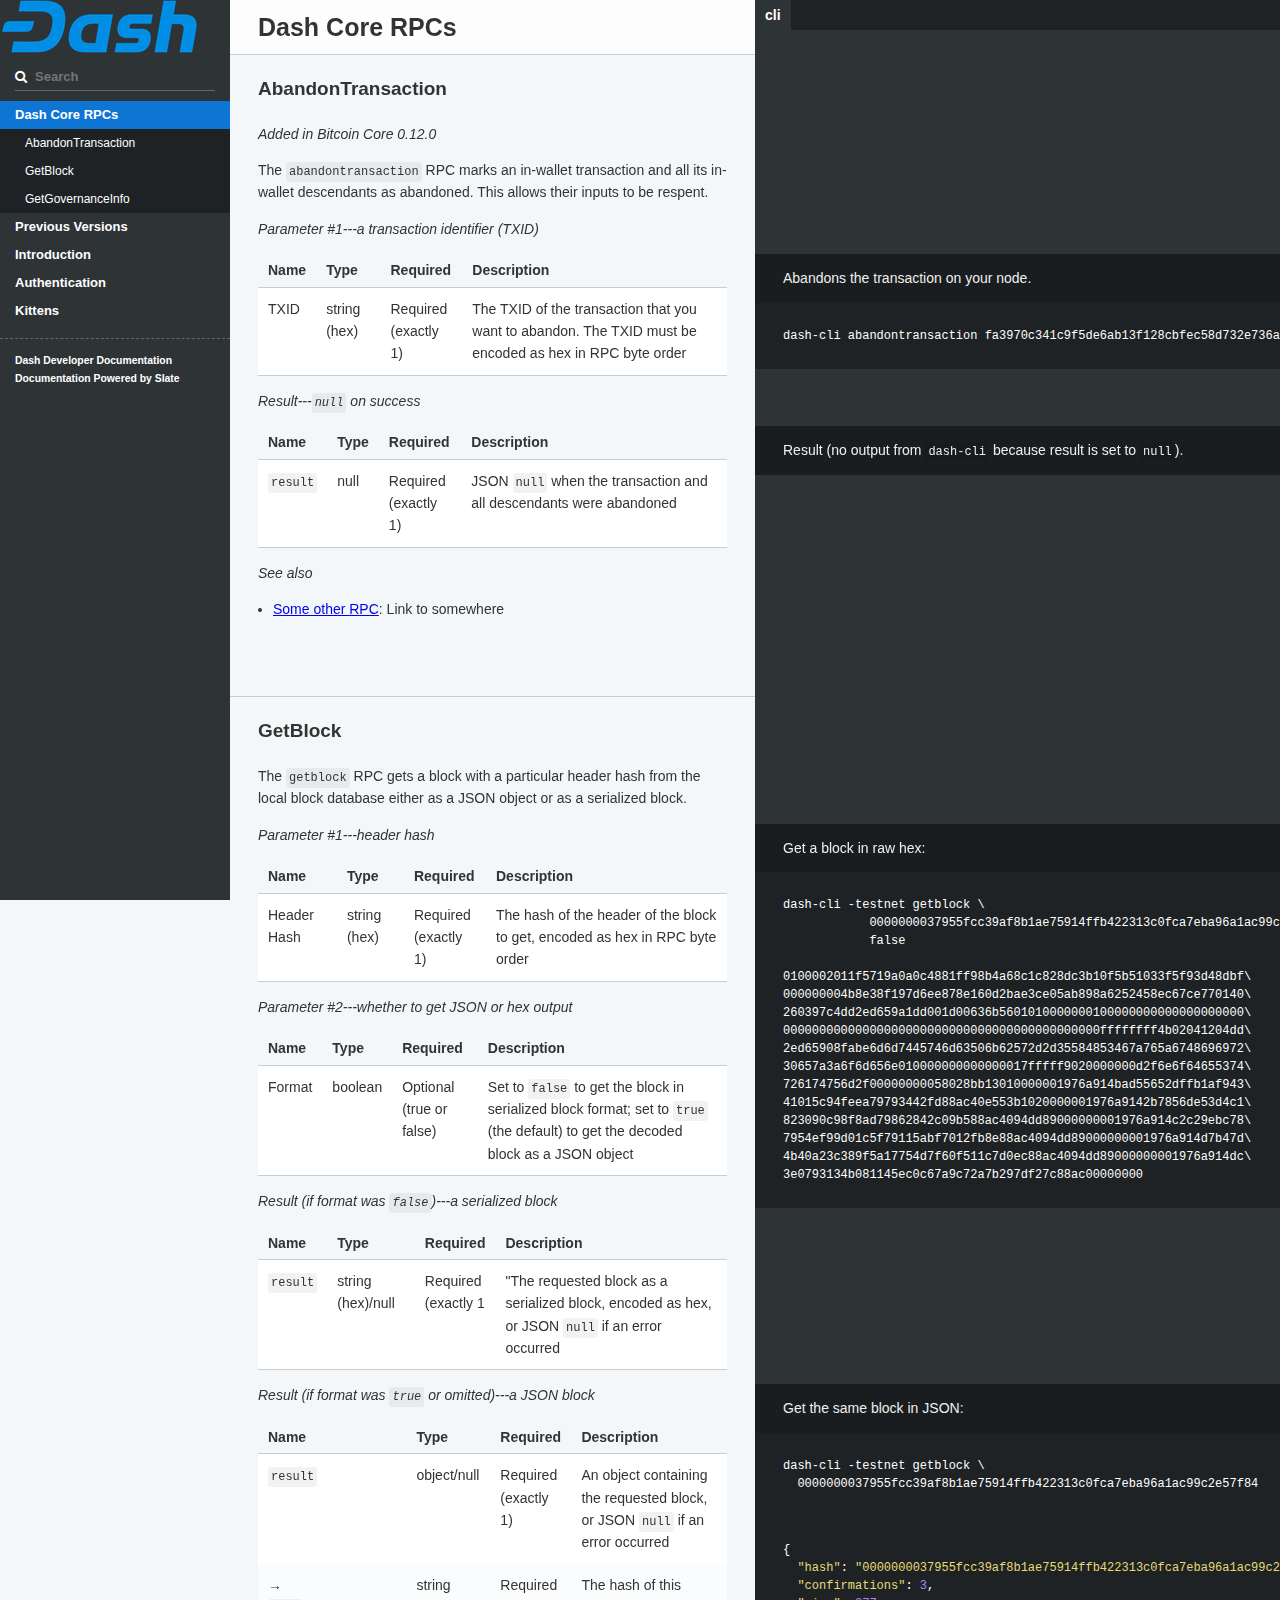
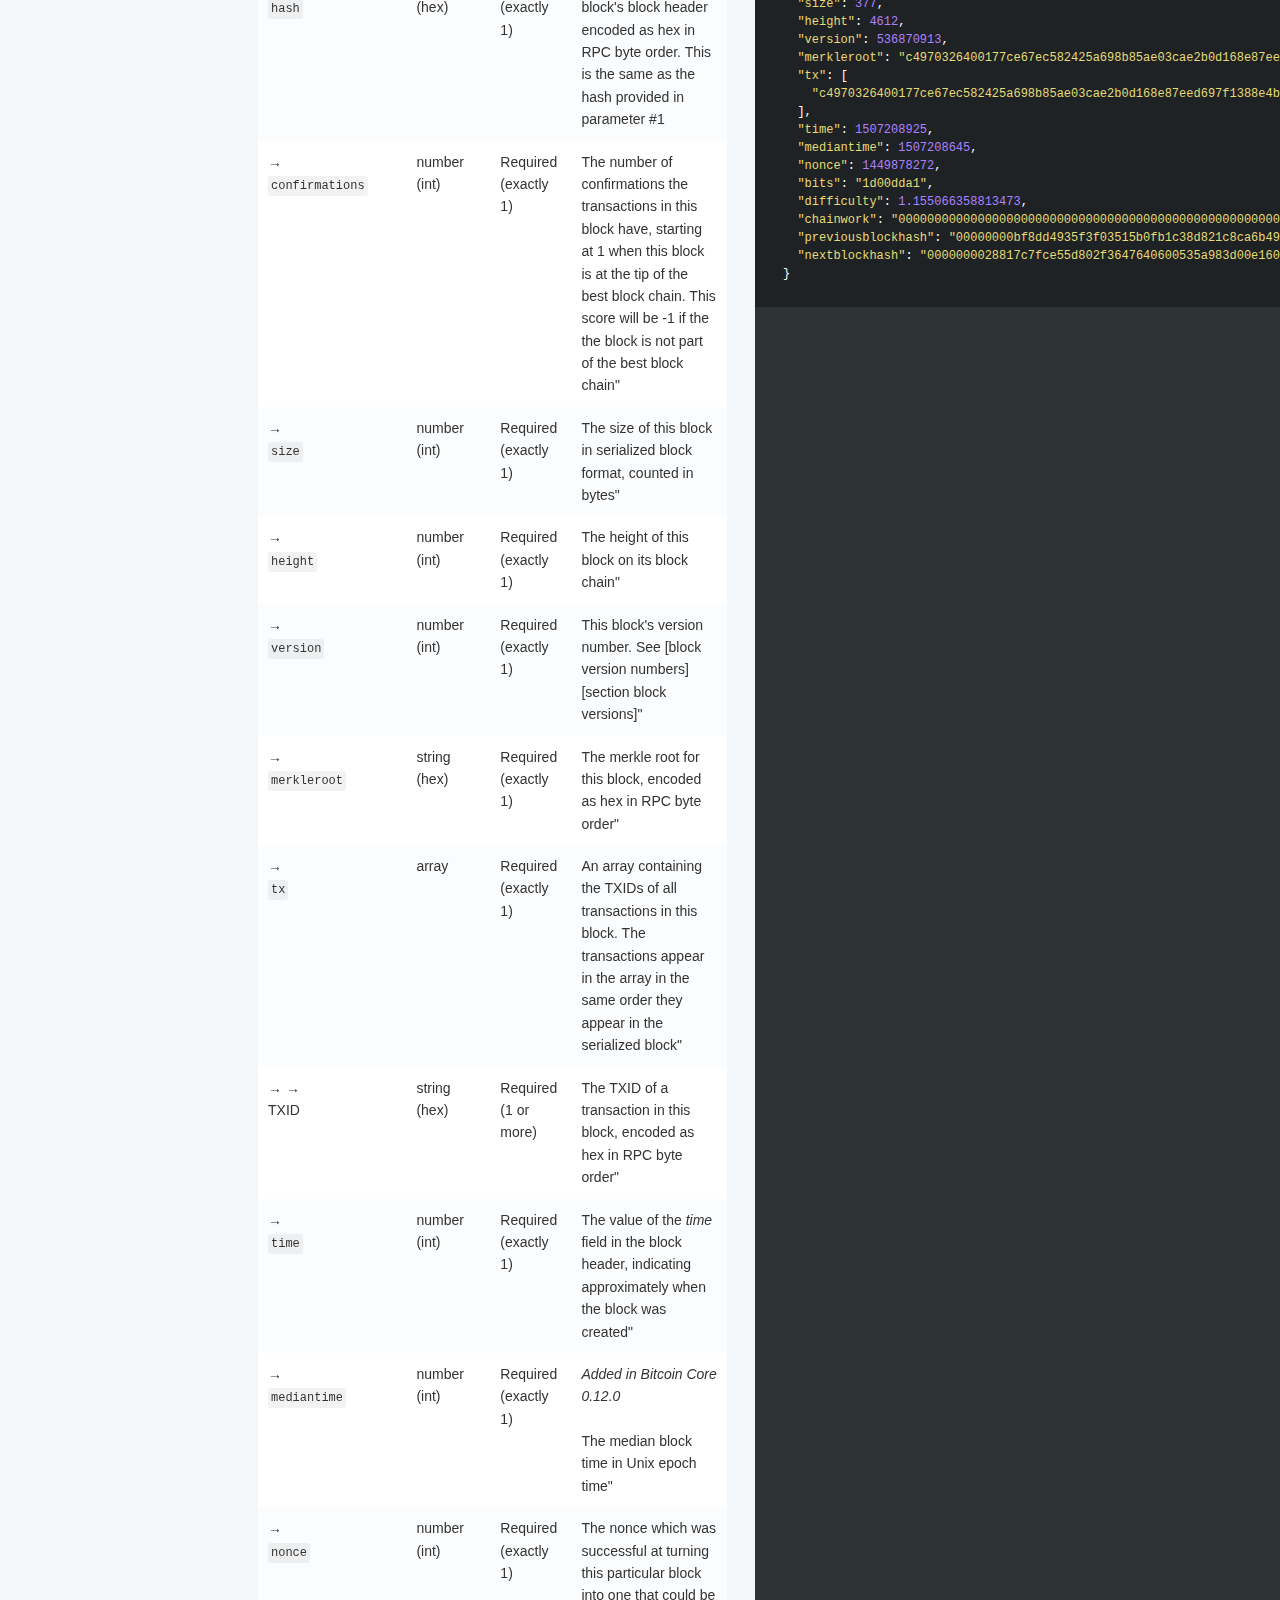
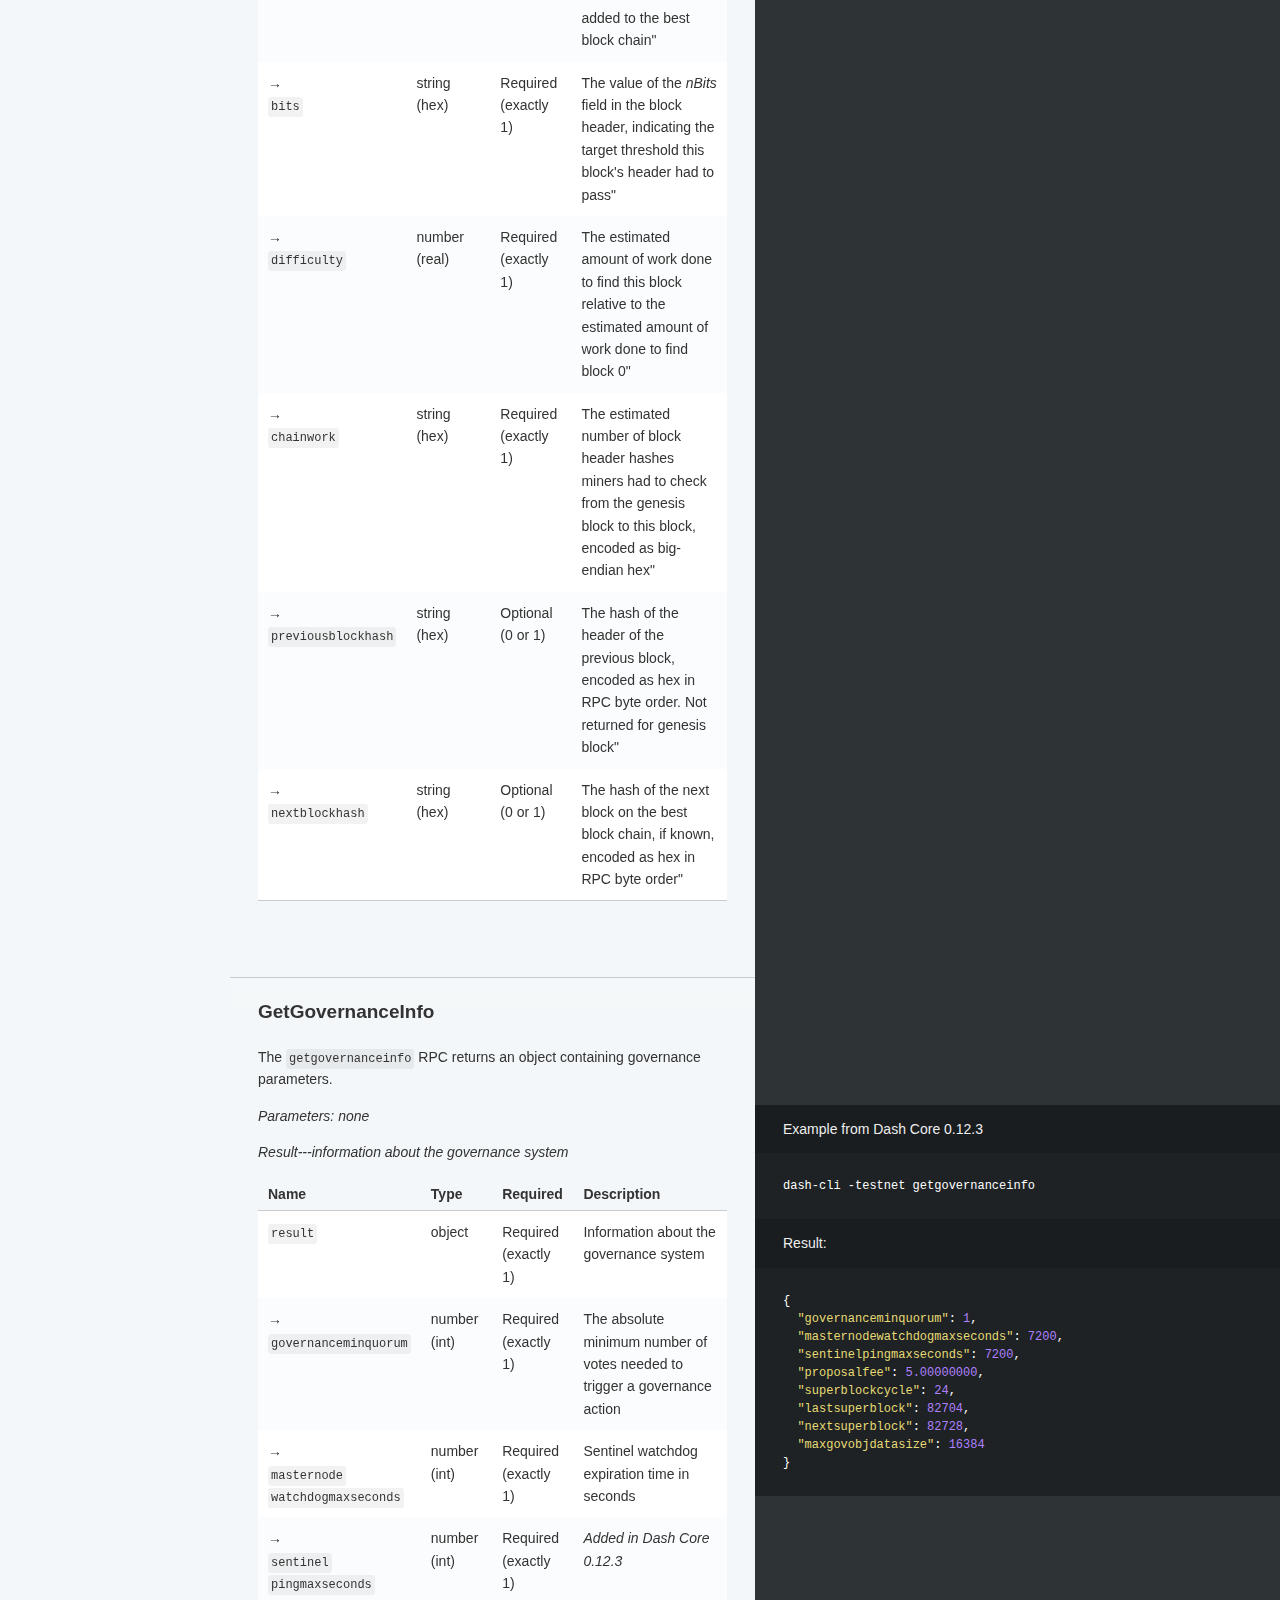
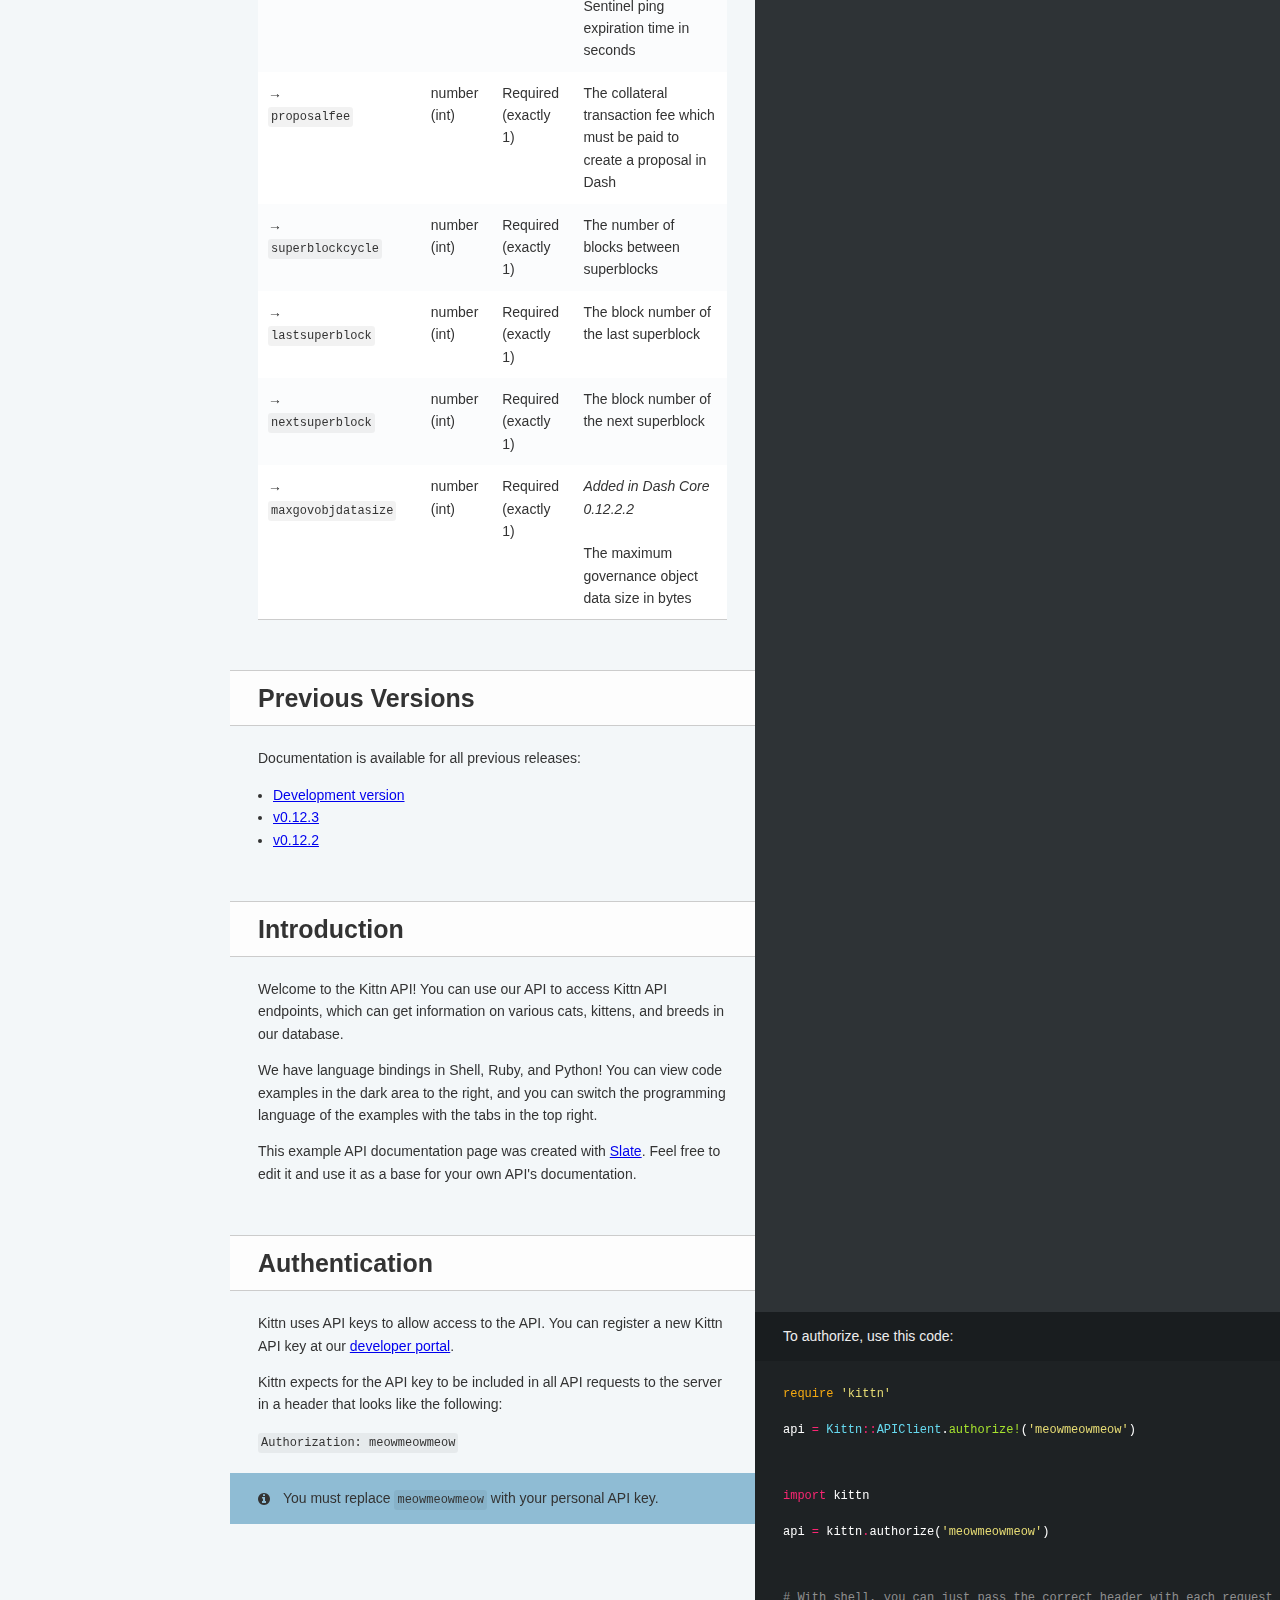
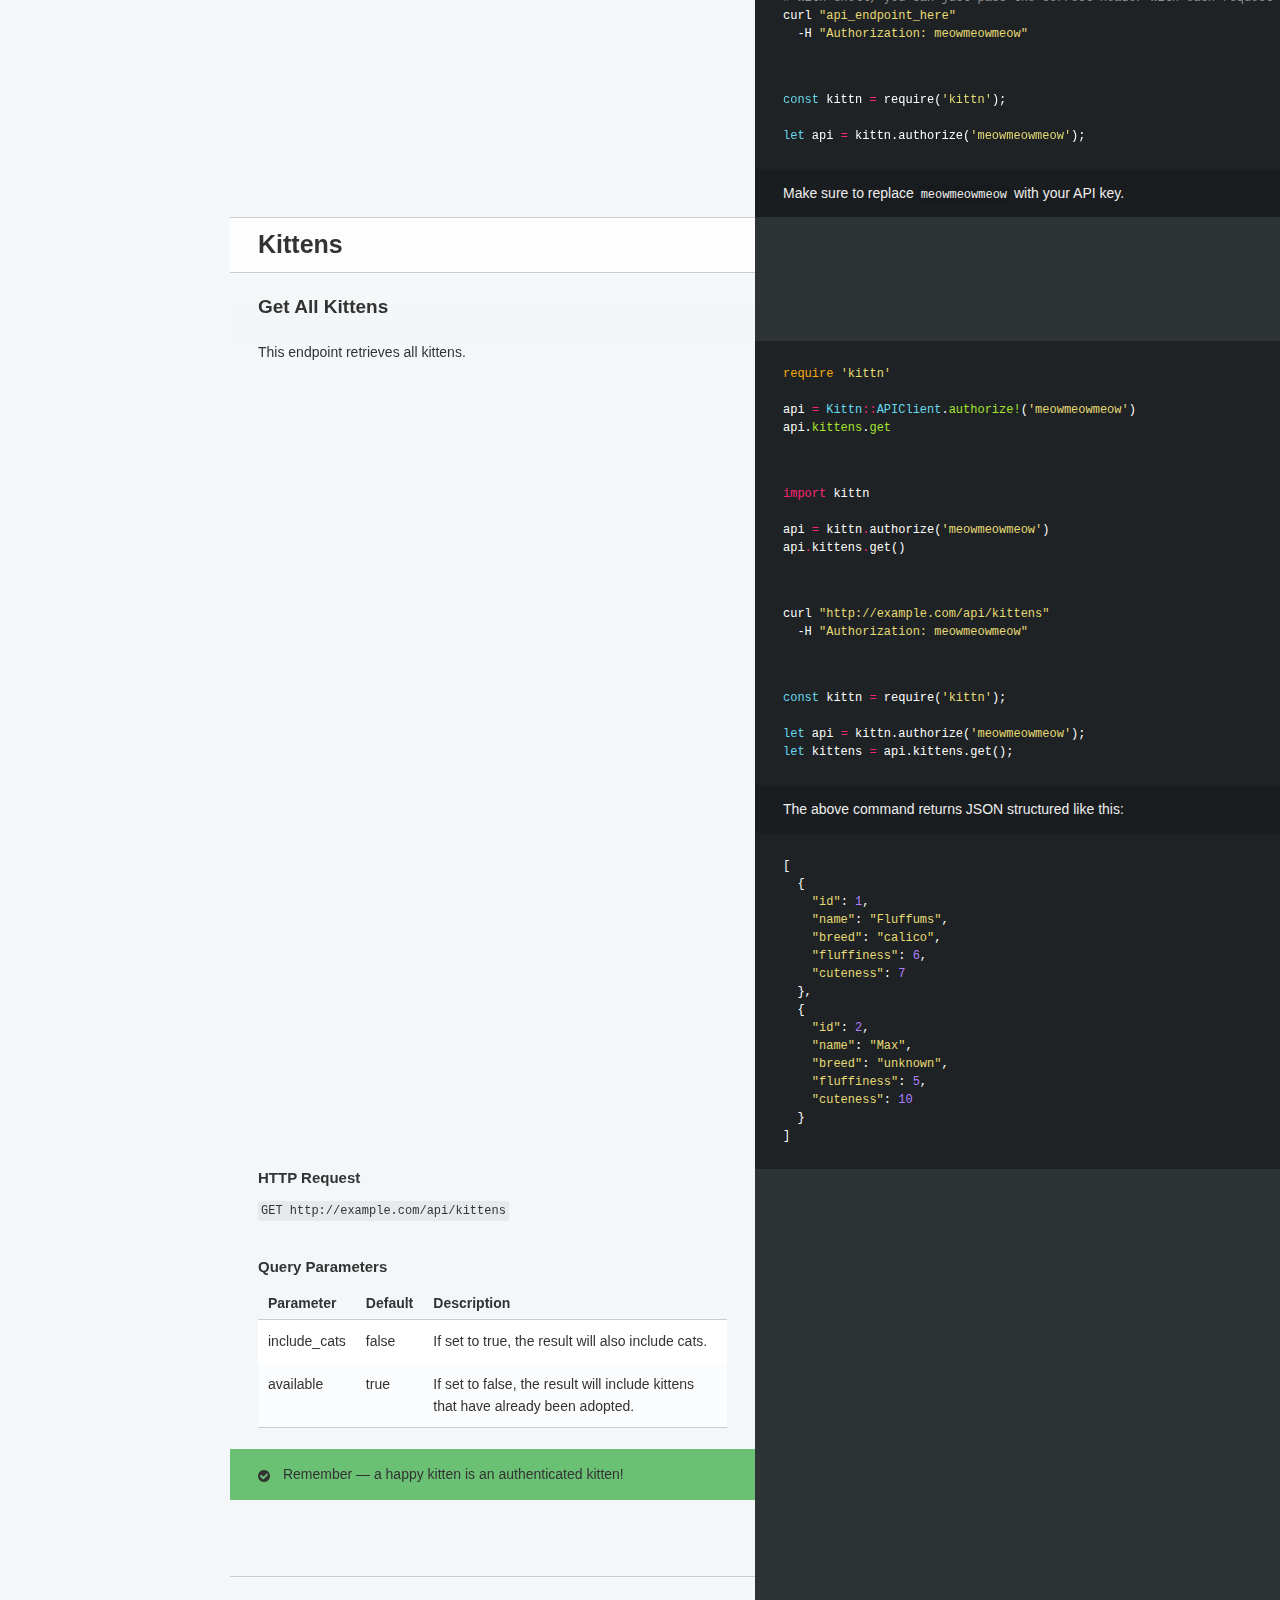
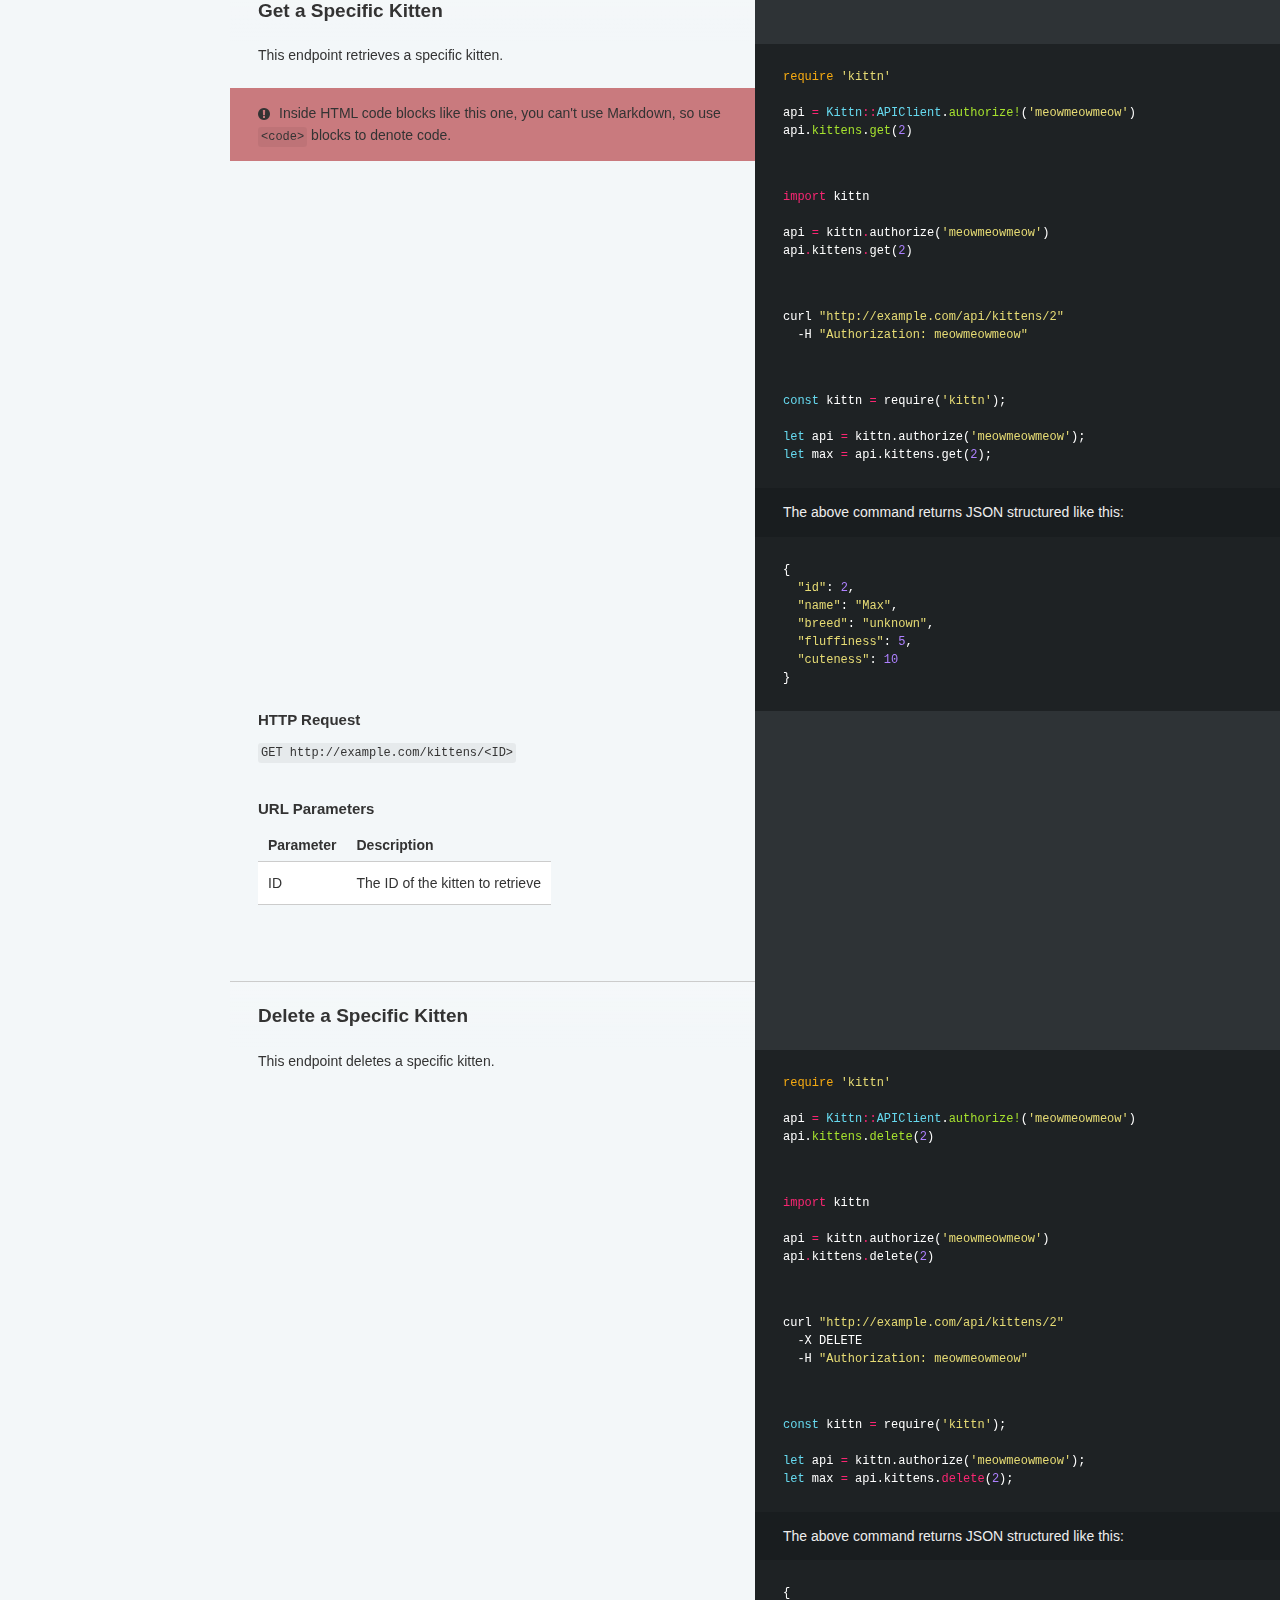
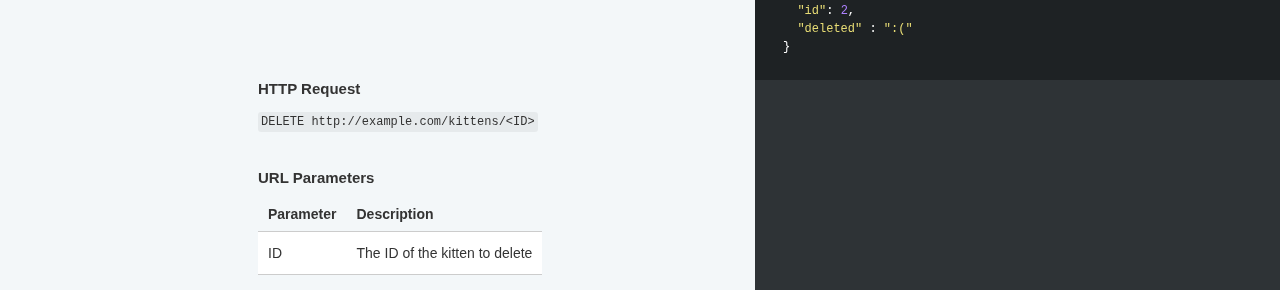
<file: current/index.html>
<!doctype html>
<html>
  <head>
    <meta charset="utf-8">
    <meta content="IE=edge,chrome=1" http-equiv="X-UA-Compatible">
    <meta name="viewport" content="width=device-width, initial-scale=1, maximum-scale=1">
    <title>API Reference</title>

    <style>
      .highlight table td { padding: 5px; }
.highlight table pre { margin: 0; }
.highlight .gh {
  color: #999999;
}
.highlight .sr {
  color: #f6aa11;
}
.highlight .go {
  color: #888888;
}
.highlight .gp {
  color: #555555;
}
.highlight .gs {
}
.highlight .gu {
  color: #aaaaaa;
}
.highlight .nb {
  color: #f6aa11;
}
.highlight .cm {
  color: #75715e;
}
.highlight .cp {
  color: #75715e;
}
.highlight .c1 {
  color: #75715e;
}
.highlight .cs {
  color: #75715e;
}
.highlight .c, .highlight .cd {
  color: #75715e;
}
.highlight .err {
  color: #960050;
}
.highlight .gr {
  color: #960050;
}
.highlight .gt {
  color: #960050;
}
.highlight .gd {
  color: #49483e;
}
.highlight .gi {
  color: #49483e;
}
.highlight .ge {
  color: #49483e;
}
.highlight .kc {
  color: #66d9ef;
}
.highlight .kd {
  color: #66d9ef;
}
.highlight .kr {
  color: #66d9ef;
}
.highlight .no {
  color: #66d9ef;
}
.highlight .kt {
  color: #66d9ef;
}
.highlight .mf {
  color: #ae81ff;
}
.highlight .mh {
  color: #ae81ff;
}
.highlight .il {
  color: #ae81ff;
}
.highlight .mi {
  color: #ae81ff;
}
.highlight .mo {
  color: #ae81ff;
}
.highlight .m, .highlight .mb, .highlight .mx {
  color: #ae81ff;
}
.highlight .sc {
  color: #ae81ff;
}
.highlight .se {
  color: #ae81ff;
}
.highlight .ss {
  color: #ae81ff;
}
.highlight .sd {
  color: #e6db74;
}
.highlight .s2 {
  color: #e6db74;
}
.highlight .sb {
  color: #e6db74;
}
.highlight .sh {
  color: #e6db74;
}
.highlight .si {
  color: #e6db74;
}
.highlight .sx {
  color: #e6db74;
}
.highlight .s1 {
  color: #e6db74;
}
.highlight .s {
  color: #e6db74;
}
.highlight .na {
  color: #a6e22e;
}
.highlight .nc {
  color: #a6e22e;
}
.highlight .nd {
  color: #a6e22e;
}
.highlight .ne {
  color: #a6e22e;
}
.highlight .nf {
  color: #a6e22e;
}
.highlight .vc {
  color: #ffffff;
}
.highlight .nn {
  color: #ffffff;
}
.highlight .nl {
  color: #ffffff;
}
.highlight .ni {
  color: #ffffff;
}
.highlight .bp {
  color: #ffffff;
}
.highlight .vg {
  color: #ffffff;
}
.highlight .vi {
  color: #ffffff;
}
.highlight .nv {
  color: #ffffff;
}
.highlight .w {
  color: #ffffff;
}
.highlight {
  color: #ffffff;
}
.highlight .n, .highlight .py, .highlight .nx {
  color: #ffffff;
}
.highlight .ow {
  color: #f92672;
}
.highlight .nt {
  color: #f92672;
}
.highlight .k, .highlight .kv {
  color: #f92672;
}
.highlight .kn {
  color: #f92672;
}
.highlight .kp {
  color: #f92672;
}
.highlight .o {
  color: #f92672;
}
    </style>
    <link href="stylesheets/screen.css" rel="stylesheet" media="screen" />
    <link href="stylesheets/print.css" rel="stylesheet" media="print" />
      <script src="javascripts/all.js"></script>
  </head>

  <body class="index" data-languages="[&quot;cli&quot;]">
    <a href="#" id="nav-button">
      <span>
        NAV
        <img src="images/navbar.png" alt="Navbar" />
      </span>
    </a>
    <div class="toc-wrapper">
      <img src="images/logo.png" class="logo" alt="Logo" />
        <div class="lang-selector">
              <a href="#" data-language-name="cli">cli</a>
        </div>
        <div class="search">
          <input type="text" class="search" id="input-search" placeholder="Search">
        </div>
        <ul class="search-results"></ul>
      <div id="toc" class="toc-list-h1">
          <li>
            <a href="#dash-core-rpcs" class="toc-h1 toc-link" data-title="dash-core-rpcs">Dash Core RPCs</a>
              <ul class="toc-list-h2">
                  <li>
                    <a href="#abandontransaction" class="toc-h2 toc-link" data-title="abandontransaction">AbandonTransaction</a>




                  </li>
                  <li>
                    <a href="#getblock" class="toc-h2 toc-link" data-title="getblock">GetBlock</a>




                  </li>
                  <li>
                    <a href="#getgovernanceinfo" class="toc-h2 toc-link" data-title="getgovernanceinfo">GetGovernanceInfo</a>




                  </li>
              </ul>
          </li>
          <li>
            <a href="#previous-versions" class="toc-h1 toc-link" data-title="previous-versions">Previous Versions</a>
          </li>
          <li>
            <a href="#introduction" class="toc-h1 toc-link" data-title="introduction">Introduction</a>
          </li>
          <li>
            <a href="#authentication" class="toc-h1 toc-link" data-title="authentication">Authentication</a>
          </li>
          <li>
            <a href="#kittens" class="toc-h1 toc-link" data-title="kittens">Kittens</a>
              <ul class="toc-list-h2">
                  <li>
                    <a href="#get-all-kittens" class="toc-h2 toc-link" data-title="get-all-kittens">Get All Kittens</a>

                      <ul class="toc-list-h3">
                          <li>
                            <a href="#http-request" class="toc-h3 toc-link" data-title="HTTP Request">HTTP Request</a>
                          </li>
                          <li>
                            <a href="#query-parameters" class="toc-h3 toc-link" data-title="Query Parameters">Query Parameters</a>
                          </li>
                      </ul>



                  </li>
                  <li>
                    <a href="#get-a-specific-kitten" class="toc-h2 toc-link" data-title="get-a-specific-kitten">Get a Specific Kitten</a>

                      <ul class="toc-list-h3">
                          <li>
                            <a href="#http-request-2" class="toc-h3 toc-link" data-title="HTTP Request">HTTP Request</a>
                          </li>
                          <li>
                            <a href="#url-parameters" class="toc-h3 toc-link" data-title="URL Parameters">URL Parameters</a>
                          </li>
                      </ul>



                  </li>
                  <li>
                    <a href="#delete-a-specific-kitten" class="toc-h2 toc-link" data-title="delete-a-specific-kitten">Delete a Specific Kitten</a>

                      <ul class="toc-list-h3">
                          <li>
                            <a href="#http-request-3" class="toc-h3 toc-link" data-title="HTTP Request">HTTP Request</a>
                          </li>
                          <li>
                            <a href="#url-parameters-2" class="toc-h3 toc-link" data-title="URL Parameters">URL Parameters</a>
                          </li>
                      </ul>



                  </li>
              </ul>
          </li>
      </div>
        <ul class="toc-footer">
            <li><a href='https://dash-docs.github.io'>Dash Developer Documentation</a></li>
            <li><a href='https://github.com/lord/slate'>Documentation Powered by Slate</a></li>
        </ul>
    </div>
    <div class="page-wrapper">
      <div class="dark-box"></div>
      <div class="content">
        <h1 id='dash-core-rpcs'>Dash Core RPCs</h1><h2 id='abandontransaction'>AbandonTransaction</h2>
<p><em>Added in Bitcoin Core 0.12.0</em></p>

<p>The <code>abandontransaction</code> RPC marks an in-wallet transaction and all its in-wallet descendants as abandoned. This allows their inputs to be respent.</p>

<p><em>Parameter #1---a transaction identifier (TXID)</em></p>

<blockquote>
<p>Abandons the transaction on your node.</p>
</blockquote>
<pre class="highlight plaintext"><code>dash-cli abandontransaction fa3970c341c9f5de6ab13f128cbfec58d732e736a505fe32137ad551c799ecc4
</code></pre>
<table><thead>
<tr>
<th>Name</th>
<th>Type</th>
<th>Required</th>
<th>Description</th>
</tr>
</thead><tbody>
<tr>
<td>TXID</td>
<td>string (hex)</td>
<td>Required<br>(exactly 1)</td>
<td>The TXID of the transaction that you want to abandon.  The TXID must be encoded as hex in RPC byte order</td>
</tr>
</tbody></table>

<p><em>Result---<code>null</code> on success</em></p>

<blockquote>
<p>Result (no output from <code>dash-cli</code> because result is set to <code>null</code>).</p>
</blockquote>

<table><thead>
<tr>
<th>Name</th>
<th>Type</th>
<th>Required</th>
<th>Description</th>
</tr>
</thead><tbody>
<tr>
<td><code>result</code></td>
<td>null</td>
<td>Required<br>(exactly 1)</td>
<td>JSON <code>null</code> when the transaction and all descendants were abandoned</td>
</tr>
</tbody></table>

<p><em>See also</em></p>

<ul>
<li><a href="#getblock">Some other RPC</a>: Link to somewhere</li>
</ul>
<h2 id='getblock'>GetBlock</h2>
<p>The <code>getblock</code> RPC gets a block with a particular header hash from the local block database either as a JSON object or as a serialized block.</p>

<blockquote>
<p>Get a block in raw hex:</p>
</blockquote>
<pre class="highlight plaintext"><code>dash-cli -testnet getblock \
            0000000037955fcc39af8b1ae75914ffb422313c0fca7eba96a1ac99c2e57f84 \
            false

0100002011f5719a0a0c4881ff98b4a68c1c828dc3b10f5b51033f5f93d48dbf\
000000004b8e38f197d6ee878e160d2bae3ce05ab898a6252458ec67ce770140\
260397c4dd2ed659a1dd001d00636b5601010000000100000000000000000000\
00000000000000000000000000000000000000000000ffffffff4b02041204dd\
2ed65908fabe6d6d7445746d63506b62572d2d35584853467a765a6748696972\
30657a3a6f6d656e010000000000000017fffff9020000000d2f6e6f64655374\
726174756d2f00000000058028bb13010000001976a914bad55652dffb1af943\
41015c94feea79793442fd88ac40e553b1020000001976a9142b7856de53d4c1\
823090c98f8ad79862842c09b588ac4094dd89000000001976a914c2c29ebc78\
7954ef99d01c5f79115abf7012fb8e88ac4094dd89000000001976a914d7b47d\
4b40a23c389f5a17754d7f60f511c7d0ec88ac4094dd89000000001976a914dc\
3e0793134b081145ec0c67a9c72a7b297df27c88ac00000000
</code></pre>
<p><em>Parameter #1---header hash</em></p>

<table><thead>
<tr>
<th>Name</th>
<th>Type</th>
<th>Required</th>
<th>Description</th>
</tr>
</thead><tbody>
<tr>
<td>Header Hash</td>
<td>string (hex)</td>
<td>Required<br>(exactly 1)</td>
<td>The hash of the header of the block to get, encoded as hex in RPC byte order</td>
</tr>
</tbody></table>

<p><em>Parameter #2---whether to get JSON or hex output</em></p>

<table><thead>
<tr>
<th>Name</th>
<th>Type</th>
<th>Required</th>
<th>Description</th>
</tr>
</thead><tbody>
<tr>
<td>Format</td>
<td>boolean</td>
<td>Optional<br>(true or false)</td>
<td>Set to <code>false</code> to get the block in serialized block format; set to <code>true</code> (the default) to get the decoded block as a JSON object</td>
</tr>
</tbody></table>

<p><em>Result (if format was <code>false</code>)---a serialized block</em></p>

<table><thead>
<tr>
<th>Name</th>
<th>Type</th>
<th>Required</th>
<th>Description</th>
</tr>
</thead><tbody>
<tr>
<td><code>result</code></td>
<td>string (hex)/null</td>
<td>Required<br>(exactly 1</td>
<td>&quot;The requested block as a serialized block, encoded as hex, or JSON <code>null</code> if an error occurred</td>
</tr>
</tbody></table>

<blockquote>
<p>Get the same block in JSON:</p>
</blockquote>
<pre class="highlight plaintext"><code>dash-cli -testnet getblock \
  0000000037955fcc39af8b1ae75914ffb422313c0fca7eba96a1ac99c2e57f84
</code></pre><pre class="highlight json tab-json"><code><span class="p">{</span><span class="w">
  </span><span class="s2">"hash"</span><span class="p">:</span><span class="w"> </span><span class="s2">"0000000037955fcc39af8b1ae75914ffb422313c0fca7eba96a1ac99c2e57f84"</span><span class="p">,</span><span class="w">
  </span><span class="s2">"confirmations"</span><span class="p">:</span><span class="w"> </span><span class="mi">3</span><span class="p">,</span><span class="w">
  </span><span class="s2">"size"</span><span class="p">:</span><span class="w"> </span><span class="mi">377</span><span class="p">,</span><span class="w">
  </span><span class="s2">"height"</span><span class="p">:</span><span class="w"> </span><span class="mi">4612</span><span class="p">,</span><span class="w">
  </span><span class="s2">"version"</span><span class="p">:</span><span class="w"> </span><span class="mi">536870913</span><span class="p">,</span><span class="w">
  </span><span class="s2">"merkleroot"</span><span class="p">:</span><span class="w"> </span><span class="s2">"c4970326400177ce67ec582425a698b85ae03cae2b0d168e87eed697f1388e4b"</span><span class="p">,</span><span class="w">
  </span><span class="s2">"tx"</span><span class="p">:</span><span class="w"> </span><span class="p">[</span><span class="w">
    </span><span class="s2">"c4970326400177ce67ec582425a698b85ae03cae2b0d168e87eed697f1388e4b"</span><span class="w">
  </span><span class="p">],</span><span class="w">
  </span><span class="s2">"time"</span><span class="p">:</span><span class="w"> </span><span class="mi">1507208925</span><span class="p">,</span><span class="w">
  </span><span class="s2">"mediantime"</span><span class="p">:</span><span class="w"> </span><span class="mi">1507208645</span><span class="p">,</span><span class="w">
  </span><span class="s2">"nonce"</span><span class="p">:</span><span class="w"> </span><span class="mi">1449878272</span><span class="p">,</span><span class="w">
  </span><span class="s2">"bits"</span><span class="p">:</span><span class="w"> </span><span class="s2">"1d00dda1"</span><span class="p">,</span><span class="w">
  </span><span class="s2">"difficulty"</span><span class="p">:</span><span class="w"> </span><span class="mf">1.155066358813473</span><span class="p">,</span><span class="w">
  </span><span class="s2">"chainwork"</span><span class="p">:</span><span class="w"> </span><span class="s2">"000000000000000000000000000000000000000000000000000001c3e86f0f04"</span><span class="p">,</span><span class="w">
  </span><span class="s2">"previousblockhash"</span><span class="p">:</span><span class="w"> </span><span class="s2">"00000000bf8dd4935f3f03515b0fb1c38d821c8ca6b498ff81480c0a9a71f511"</span><span class="p">,</span><span class="w">
  </span><span class="s2">"nextblockhash"</span><span class="p">:</span><span class="w"> </span><span class="s2">"0000000028817c7fce55d802f3647640600535a983d00e16076f284ec6cb001b"</span><span class="w">
</span><span class="p">}</span><span class="w">
</span></code></pre>
<p><em>Result (if format was <code>true</code> or omitted)---a JSON block</em></p>

<table><thead>
<tr>
<th>Name</th>
<th>Type</th>
<th>Required</th>
<th>Description</th>
</tr>
</thead><tbody>
<tr>
<td><code>result</code></td>
<td>object/null</td>
<td>Required<br>(exactly 1)</td>
<td>An object containing the requested block, or JSON <code>null</code> if an error occurred</td>
</tr>
<tr>
<td>→<br><code>hash</code></td>
<td>string (hex)</td>
<td>Required<br>(exactly 1)</td>
<td>The hash of this block&#39;s block header encoded as hex in RPC byte order.  This is the same as the hash provided in parameter #1</td>
</tr>
<tr>
<td>→<br><code>confirmations</code></td>
<td>number (int)</td>
<td>Required<br>(exactly 1)</td>
<td>The number of confirmations the transactions in this block have, starting at 1 when this block is at the tip of the best block chain.  This score will be -1 if the the block is not part of the best block chain&quot;</td>
</tr>
<tr>
<td>→<br><code>size</code></td>
<td>number (int)</td>
<td>Required<br>(exactly 1)</td>
<td>The size of this block in serialized block format, counted in bytes&quot;</td>
</tr>
<tr>
<td>→<br><code>height</code></td>
<td>number (int)</td>
<td>Required<br>(exactly 1)</td>
<td>The height of this block on its block chain&quot;</td>
</tr>
<tr>
<td>→<br><code>version</code></td>
<td>number (int)</td>
<td>Required<br>(exactly 1)</td>
<td>This block&#39;s version number.  See [block version numbers][section block versions]&quot;</td>
</tr>
<tr>
<td>→<br><code>merkleroot</code></td>
<td>string (hex)</td>
<td>Required<br>(exactly 1)</td>
<td>The merkle root for this block, encoded as hex in RPC byte order&quot;</td>
</tr>
<tr>
<td>→<br><code>tx</code></td>
<td>array</td>
<td>Required<br>(exactly 1)</td>
<td>An array containing the TXIDs of all transactions in this block.  The transactions appear in the array in the same order they appear in the serialized block&quot;</td>
</tr>
<tr>
<td>→ →<br>TXID</td>
<td>string (hex)</td>
<td>Required<br>(1 or more)</td>
<td>The TXID of a transaction in this block, encoded as hex in RPC byte order&quot;</td>
</tr>
<tr>
<td>→<br><code>time</code></td>
<td>number (int)</td>
<td>Required<br>(exactly 1)</td>
<td>The value of the <em>time</em> field in the block header, indicating approximately when the block was created&quot;</td>
</tr>
<tr>
<td>→<br><code>mediantime</code></td>
<td>number (int)</td>
<td>Required<br>(exactly 1)</td>
<td><em>Added in Bitcoin Core 0.12.0</em><br><br>The median block time in Unix epoch time&quot;</td>
</tr>
<tr>
<td>→<br><code>nonce</code></td>
<td>number (int)</td>
<td>Required<br>(exactly 1)</td>
<td>The nonce which was successful at turning this particular block into one that could be added to the best block chain&quot;</td>
</tr>
<tr>
<td>→<br><code>bits</code></td>
<td>string (hex)</td>
<td>Required<br>(exactly 1)</td>
<td>The value of the <em>nBits</em> field in the block header, indicating the target threshold this block&#39;s header had to pass&quot;</td>
</tr>
<tr>
<td>→<br><code>difficulty</code></td>
<td>number (real)</td>
<td>Required<br>(exactly 1)</td>
<td>The estimated amount of work done to find this block relative to the estimated amount of work done to find block 0&quot;</td>
</tr>
<tr>
<td>→<br><code>chainwork</code></td>
<td>string (hex)</td>
<td>Required<br>(exactly 1)</td>
<td>The estimated number of block header hashes miners had to check from the genesis block to this block, encoded as big-endian hex&quot;</td>
</tr>
<tr>
<td>→<br><code>previousblockhash</code></td>
<td>string (hex)</td>
<td>Optional<br>(0 or 1)</td>
<td>The hash of the header of the previous block, encoded as hex in RPC byte order.  Not returned for genesis block&quot;</td>
</tr>
<tr>
<td>→<br><code>nextblockhash</code></td>
<td>string (hex)</td>
<td>Optional<br>(0 or 1)</td>
<td>The hash of the next block on the best block chain, if known, encoded as hex in RPC byte order&quot;</td>
</tr>
</tbody></table>
<h2 id='getgovernanceinfo'>GetGovernanceInfo</h2>
<p>The <code>getgovernanceinfo</code> RPC returns an object containing governance parameters.</p>

<blockquote>
<p>Example from Dash Core 0.12.3</p>
</blockquote>
<pre class="highlight plaintext"><code>dash-cli -testnet getgovernanceinfo
</code></pre>
<p><em>Parameters: none</em></p>

<blockquote>
<p>Result:</p>
</blockquote>
<pre class="highlight json tab-json"><code><span class="p">{</span><span class="w">
  </span><span class="s2">"governanceminquorum"</span><span class="p">:</span><span class="w"> </span><span class="mi">1</span><span class="p">,</span><span class="w">
  </span><span class="s2">"masternodewatchdogmaxseconds"</span><span class="p">:</span><span class="w"> </span><span class="mi">7200</span><span class="p">,</span><span class="w">
  </span><span class="s2">"sentinelpingmaxseconds"</span><span class="p">:</span><span class="w"> </span><span class="mi">7200</span><span class="p">,</span><span class="w">
  </span><span class="s2">"proposalfee"</span><span class="p">:</span><span class="w"> </span><span class="mf">5.00000000</span><span class="p">,</span><span class="w">
  </span><span class="s2">"superblockcycle"</span><span class="p">:</span><span class="w"> </span><span class="mi">24</span><span class="p">,</span><span class="w">
  </span><span class="s2">"lastsuperblock"</span><span class="p">:</span><span class="w"> </span><span class="mi">82704</span><span class="p">,</span><span class="w">
  </span><span class="s2">"nextsuperblock"</span><span class="p">:</span><span class="w"> </span><span class="mi">82728</span><span class="p">,</span><span class="w">
  </span><span class="s2">"maxgovobjdatasize"</span><span class="p">:</span><span class="w"> </span><span class="mi">16384</span><span class="w">
</span><span class="p">}</span><span class="w">
</span></code></pre>
<p><em>Result---information about the governance system</em></p>

<table><thead>
<tr>
<th>Name</th>
<th>Type</th>
<th>Required</th>
<th>Description</th>
</tr>
</thead><tbody>
<tr>
<td><code>result</code></td>
<td>object</td>
<td>Required<br>(exactly 1)</td>
<td>Information about the governance system</td>
</tr>
<tr>
<td>→<br><code>governanceminquorum</code></td>
<td>number (int)</td>
<td>Required<br>(exactly 1)</td>
<td>The absolute minimum number of votes needed to trigger a governance action</td>
</tr>
<tr>
<td>→<br><code>masternode</code><br><code>watchdogmaxseconds</code></td>
<td>number (int)</td>
<td>Required<br>(exactly 1)</td>
<td>Sentinel watchdog expiration time in seconds</td>
</tr>
<tr>
<td>→<br><code>sentinel</code><br><code>pingmaxseconds</code></td>
<td>number (int)</td>
<td>Required<br>(exactly 1)</td>
<td><em>Added in Dash Core 0.12.3</em><br><br> Sentinel ping expiration time in seconds</td>
</tr>
<tr>
<td>→<br><code>proposalfee</code></td>
<td>number (int)</td>
<td>Required<br>(exactly 1)</td>
<td>The collateral transaction fee which must be paid to create a proposal in Dash</td>
</tr>
<tr>
<td>→<br><code>superblockcycle</code></td>
<td>number (int)</td>
<td>Required<br>(exactly 1)</td>
<td>The number of blocks between superblocks</td>
</tr>
<tr>
<td>→<br><code>lastsuperblock</code></td>
<td>number (int)</td>
<td>Required<br>(exactly 1)</td>
<td>The block number of the last superblock</td>
</tr>
<tr>
<td>→<br><code>nextsuperblock</code></td>
<td>number (int)</td>
<td>Required<br>(exactly 1)</td>
<td>The block number of the next superblock</td>
</tr>
<tr>
<td>→<br><code>maxgovobjdatasize</code></td>
<td>number (int)</td>
<td>Required<br>(exactly 1)</td>
<td><em>Added in Dash Core 0.12.2.2</em><br><br>The maximum governance object data size in bytes</td>
</tr>
</tbody></table>
<h1 id='previous-versions'>Previous Versions</h1>
<p>Documentation is available for all previous releases:</p>

<ul>
<li><a href="../current/index.html">Development version</a></li>
<li><a href="../v0.12.3/index.html">v0.12.3</a></li>
<li><a href="../v0.12.2/index.html">v0.12.2</a></li>
</ul>
<h1 id='introduction'>Introduction</h1>
<p>Welcome to the Kittn API! You can use our API to access Kittn API endpoints, which can get information on various cats, kittens, and breeds in our database.</p>

<p>We have language bindings in Shell, Ruby, and Python! You can view code examples in the dark area to the right, and you can switch the programming language of the examples with the tabs in the top right.</p>

<p>This example API documentation page was created with <a href="https://github.com/lord/slate">Slate</a>. Feel free to edit it and use it as a base for your own API&#39;s documentation.</p>
<h1 id='authentication'>Authentication</h1>
<blockquote>
<p>To authorize, use this code:</p>
</blockquote>
<pre class="highlight ruby tab-ruby"><code><span class="nb">require</span> <span class="s1">'kittn'</span>

<span class="n">api</span> <span class="o">=</span> <span class="no">Kittn</span><span class="o">::</span><span class="no">APIClient</span><span class="p">.</span><span class="nf">authorize!</span><span class="p">(</span><span class="s1">'meowmeowmeow'</span><span class="p">)</span>
</code></pre><pre class="highlight python tab-python"><code><span class="kn">import</span> <span class="nn">kittn</span>

<span class="n">api</span> <span class="o">=</span> <span class="n">kittn</span><span class="o">.</span><span class="n">authorize</span><span class="p">(</span><span class="s">'meowmeowmeow'</span><span class="p">)</span>
</code></pre><pre class="highlight shell tab-shell"><code><span class="c"># With shell, you can just pass the correct header with each request</span>
curl <span class="s2">"api_endpoint_here"</span>
  -H <span class="s2">"Authorization: meowmeowmeow"</span>
</code></pre><pre class="highlight javascript tab-javascript"><code><span class="kr">const</span> <span class="nx">kittn</span> <span class="o">=</span> <span class="nx">require</span><span class="p">(</span><span class="s1">'kittn'</span><span class="p">);</span>

<span class="kd">let</span> <span class="nx">api</span> <span class="o">=</span> <span class="nx">kittn</span><span class="p">.</span><span class="nx">authorize</span><span class="p">(</span><span class="s1">'meowmeowmeow'</span><span class="p">);</span>
</code></pre>
<blockquote>
<p>Make sure to replace <code>meowmeowmeow</code> with your API key.</p>
</blockquote>

<p>Kittn uses API keys to allow access to the API. You can register a new Kittn API key at our <a href="http://example.com/developers">developer portal</a>.</p>

<p>Kittn expects for the API key to be included in all API requests to the server in a header that looks like the following:</p>

<p><code>Authorization: meowmeowmeow</code></p>

<aside class="notice">
You must replace <code>meowmeowmeow</code> with your personal API key.
</aside>
<h1 id='kittens'>Kittens</h1><h2 id='get-all-kittens'>Get All Kittens</h2><pre class="highlight ruby tab-ruby"><code><span class="nb">require</span> <span class="s1">'kittn'</span>

<span class="n">api</span> <span class="o">=</span> <span class="no">Kittn</span><span class="o">::</span><span class="no">APIClient</span><span class="p">.</span><span class="nf">authorize!</span><span class="p">(</span><span class="s1">'meowmeowmeow'</span><span class="p">)</span>
<span class="n">api</span><span class="p">.</span><span class="nf">kittens</span><span class="p">.</span><span class="nf">get</span>
</code></pre><pre class="highlight python tab-python"><code><span class="kn">import</span> <span class="nn">kittn</span>

<span class="n">api</span> <span class="o">=</span> <span class="n">kittn</span><span class="o">.</span><span class="n">authorize</span><span class="p">(</span><span class="s">'meowmeowmeow'</span><span class="p">)</span>
<span class="n">api</span><span class="o">.</span><span class="n">kittens</span><span class="o">.</span><span class="n">get</span><span class="p">()</span>
</code></pre><pre class="highlight shell tab-shell"><code>curl <span class="s2">"http://example.com/api/kittens"</span>
  -H <span class="s2">"Authorization: meowmeowmeow"</span>
</code></pre><pre class="highlight javascript tab-javascript"><code><span class="kr">const</span> <span class="nx">kittn</span> <span class="o">=</span> <span class="nx">require</span><span class="p">(</span><span class="s1">'kittn'</span><span class="p">);</span>

<span class="kd">let</span> <span class="nx">api</span> <span class="o">=</span> <span class="nx">kittn</span><span class="p">.</span><span class="nx">authorize</span><span class="p">(</span><span class="s1">'meowmeowmeow'</span><span class="p">);</span>
<span class="kd">let</span> <span class="nx">kittens</span> <span class="o">=</span> <span class="nx">api</span><span class="p">.</span><span class="nx">kittens</span><span class="p">.</span><span class="nx">get</span><span class="p">();</span>
</code></pre>
<blockquote>
<p>The above command returns JSON structured like this:</p>
</blockquote>
<pre class="highlight json tab-json"><code><span class="p">[</span><span class="w">
  </span><span class="p">{</span><span class="w">
    </span><span class="s2">"id"</span><span class="p">:</span><span class="w"> </span><span class="mi">1</span><span class="p">,</span><span class="w">
    </span><span class="s2">"name"</span><span class="p">:</span><span class="w"> </span><span class="s2">"Fluffums"</span><span class="p">,</span><span class="w">
    </span><span class="s2">"breed"</span><span class="p">:</span><span class="w"> </span><span class="s2">"calico"</span><span class="p">,</span><span class="w">
    </span><span class="s2">"fluffiness"</span><span class="p">:</span><span class="w"> </span><span class="mi">6</span><span class="p">,</span><span class="w">
    </span><span class="s2">"cuteness"</span><span class="p">:</span><span class="w"> </span><span class="mi">7</span><span class="w">
  </span><span class="p">},</span><span class="w">
  </span><span class="p">{</span><span class="w">
    </span><span class="s2">"id"</span><span class="p">:</span><span class="w"> </span><span class="mi">2</span><span class="p">,</span><span class="w">
    </span><span class="s2">"name"</span><span class="p">:</span><span class="w"> </span><span class="s2">"Max"</span><span class="p">,</span><span class="w">
    </span><span class="s2">"breed"</span><span class="p">:</span><span class="w"> </span><span class="s2">"unknown"</span><span class="p">,</span><span class="w">
    </span><span class="s2">"fluffiness"</span><span class="p">:</span><span class="w"> </span><span class="mi">5</span><span class="p">,</span><span class="w">
    </span><span class="s2">"cuteness"</span><span class="p">:</span><span class="w"> </span><span class="mi">10</span><span class="w">
  </span><span class="p">}</span><span class="w">
</span><span class="p">]</span><span class="w">
</span></code></pre>
<p>This endpoint retrieves all kittens.</p>
<h3 id='http-request'>HTTP Request</h3>
<p><code>GET http://example.com/api/kittens</code></p>
<h3 id='query-parameters'>Query Parameters</h3>
<table><thead>
<tr>
<th>Parameter</th>
<th>Default</th>
<th>Description</th>
</tr>
</thead><tbody>
<tr>
<td>include_cats</td>
<td>false</td>
<td>If set to true, the result will also include cats.</td>
</tr>
<tr>
<td>available</td>
<td>true</td>
<td>If set to false, the result will include kittens that have already been adopted.</td>
</tr>
</tbody></table>

<aside class="success">
Remember — a happy kitten is an authenticated kitten!
</aside>
<h2 id='get-a-specific-kitten'>Get a Specific Kitten</h2><pre class="highlight ruby tab-ruby"><code><span class="nb">require</span> <span class="s1">'kittn'</span>

<span class="n">api</span> <span class="o">=</span> <span class="no">Kittn</span><span class="o">::</span><span class="no">APIClient</span><span class="p">.</span><span class="nf">authorize!</span><span class="p">(</span><span class="s1">'meowmeowmeow'</span><span class="p">)</span>
<span class="n">api</span><span class="p">.</span><span class="nf">kittens</span><span class="p">.</span><span class="nf">get</span><span class="p">(</span><span class="mi">2</span><span class="p">)</span>
</code></pre><pre class="highlight python tab-python"><code><span class="kn">import</span> <span class="nn">kittn</span>

<span class="n">api</span> <span class="o">=</span> <span class="n">kittn</span><span class="o">.</span><span class="n">authorize</span><span class="p">(</span><span class="s">'meowmeowmeow'</span><span class="p">)</span>
<span class="n">api</span><span class="o">.</span><span class="n">kittens</span><span class="o">.</span><span class="n">get</span><span class="p">(</span><span class="mi">2</span><span class="p">)</span>
</code></pre><pre class="highlight shell tab-shell"><code>curl <span class="s2">"http://example.com/api/kittens/2"</span>
  -H <span class="s2">"Authorization: meowmeowmeow"</span>
</code></pre><pre class="highlight javascript tab-javascript"><code><span class="kr">const</span> <span class="nx">kittn</span> <span class="o">=</span> <span class="nx">require</span><span class="p">(</span><span class="s1">'kittn'</span><span class="p">);</span>

<span class="kd">let</span> <span class="nx">api</span> <span class="o">=</span> <span class="nx">kittn</span><span class="p">.</span><span class="nx">authorize</span><span class="p">(</span><span class="s1">'meowmeowmeow'</span><span class="p">);</span>
<span class="kd">let</span> <span class="nx">max</span> <span class="o">=</span> <span class="nx">api</span><span class="p">.</span><span class="nx">kittens</span><span class="p">.</span><span class="nx">get</span><span class="p">(</span><span class="mi">2</span><span class="p">);</span>
</code></pre>
<blockquote>
<p>The above command returns JSON structured like this:</p>
</blockquote>
<pre class="highlight json tab-json"><code><span class="p">{</span><span class="w">
  </span><span class="s2">"id"</span><span class="p">:</span><span class="w"> </span><span class="mi">2</span><span class="p">,</span><span class="w">
  </span><span class="s2">"name"</span><span class="p">:</span><span class="w"> </span><span class="s2">"Max"</span><span class="p">,</span><span class="w">
  </span><span class="s2">"breed"</span><span class="p">:</span><span class="w"> </span><span class="s2">"unknown"</span><span class="p">,</span><span class="w">
  </span><span class="s2">"fluffiness"</span><span class="p">:</span><span class="w"> </span><span class="mi">5</span><span class="p">,</span><span class="w">
  </span><span class="s2">"cuteness"</span><span class="p">:</span><span class="w"> </span><span class="mi">10</span><span class="w">
</span><span class="p">}</span><span class="w">
</span></code></pre>
<p>This endpoint retrieves a specific kitten.</p>

<aside class="warning">Inside HTML code blocks like this one, you can't use Markdown, so use <code>&lt;code&gt;</code> blocks to denote code.</aside>
<h3 id='http-request-2'>HTTP Request</h3>
<p><code>GET http://example.com/kittens/&lt;ID&gt;</code></p>
<h3 id='url-parameters'>URL Parameters</h3>
<table><thead>
<tr>
<th>Parameter</th>
<th>Description</th>
</tr>
</thead><tbody>
<tr>
<td>ID</td>
<td>The ID of the kitten to retrieve</td>
</tr>
</tbody></table>
<h2 id='delete-a-specific-kitten'>Delete a Specific Kitten</h2><pre class="highlight ruby tab-ruby"><code><span class="nb">require</span> <span class="s1">'kittn'</span>

<span class="n">api</span> <span class="o">=</span> <span class="no">Kittn</span><span class="o">::</span><span class="no">APIClient</span><span class="p">.</span><span class="nf">authorize!</span><span class="p">(</span><span class="s1">'meowmeowmeow'</span><span class="p">)</span>
<span class="n">api</span><span class="p">.</span><span class="nf">kittens</span><span class="p">.</span><span class="nf">delete</span><span class="p">(</span><span class="mi">2</span><span class="p">)</span>
</code></pre><pre class="highlight python tab-python"><code><span class="kn">import</span> <span class="nn">kittn</span>

<span class="n">api</span> <span class="o">=</span> <span class="n">kittn</span><span class="o">.</span><span class="n">authorize</span><span class="p">(</span><span class="s">'meowmeowmeow'</span><span class="p">)</span>
<span class="n">api</span><span class="o">.</span><span class="n">kittens</span><span class="o">.</span><span class="n">delete</span><span class="p">(</span><span class="mi">2</span><span class="p">)</span>
</code></pre><pre class="highlight shell tab-shell"><code>curl <span class="s2">"http://example.com/api/kittens/2"</span>
  -X DELETE
  -H <span class="s2">"Authorization: meowmeowmeow"</span>
</code></pre><pre class="highlight javascript tab-javascript"><code><span class="kr">const</span> <span class="nx">kittn</span> <span class="o">=</span> <span class="nx">require</span><span class="p">(</span><span class="s1">'kittn'</span><span class="p">);</span>

<span class="kd">let</span> <span class="nx">api</span> <span class="o">=</span> <span class="nx">kittn</span><span class="p">.</span><span class="nx">authorize</span><span class="p">(</span><span class="s1">'meowmeowmeow'</span><span class="p">);</span>
<span class="kd">let</span> <span class="nx">max</span> <span class="o">=</span> <span class="nx">api</span><span class="p">.</span><span class="nx">kittens</span><span class="p">.</span><span class="k">delete</span><span class="p">(</span><span class="mi">2</span><span class="p">);</span>
</code></pre>
<blockquote>
<p>The above command returns JSON structured like this:</p>
</blockquote>
<pre class="highlight json tab-json"><code><span class="p">{</span><span class="w">
  </span><span class="s2">"id"</span><span class="p">:</span><span class="w"> </span><span class="mi">2</span><span class="p">,</span><span class="w">
  </span><span class="s2">"deleted"</span><span class="w"> </span><span class="p">:</span><span class="w"> </span><span class="s2">":("</span><span class="w">
</span><span class="p">}</span><span class="w">
</span></code></pre>
<p>This endpoint deletes a specific kitten.</p>
<h3 id='http-request-3'>HTTP Request</h3>
<p><code>DELETE http://example.com/kittens/&lt;ID&gt;</code></p>
<h3 id='url-parameters-2'>URL Parameters</h3>
<table><thead>
<tr>
<th>Parameter</th>
<th>Description</th>
</tr>
</thead><tbody>
<tr>
<td>ID</td>
<td>The ID of the kitten to delete</td>
</tr>
</tbody></table>

      </div>
      <div class="dark-box">
          <div class="lang-selector">
                <a href="#" data-language-name="cli">cli</a>
          </div>
      </div>
    </div>
  </body>
</html>
</file>
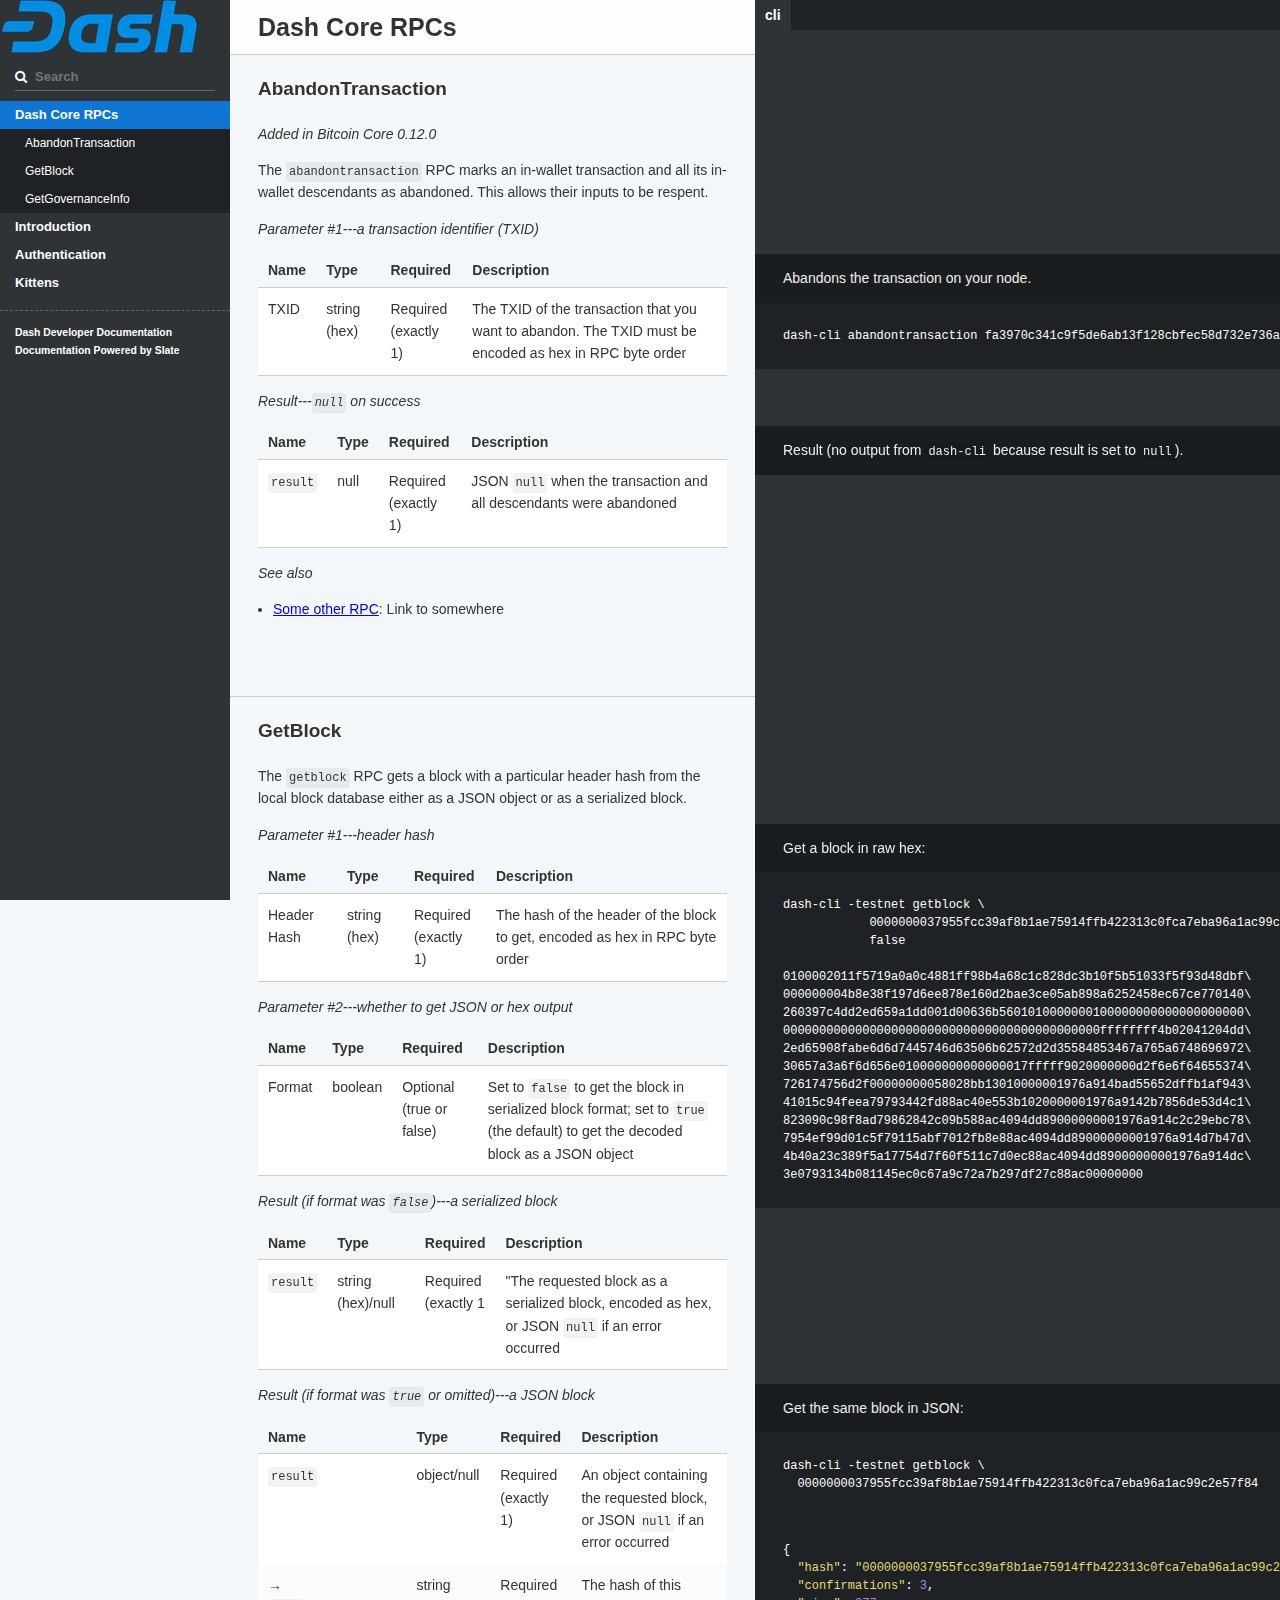
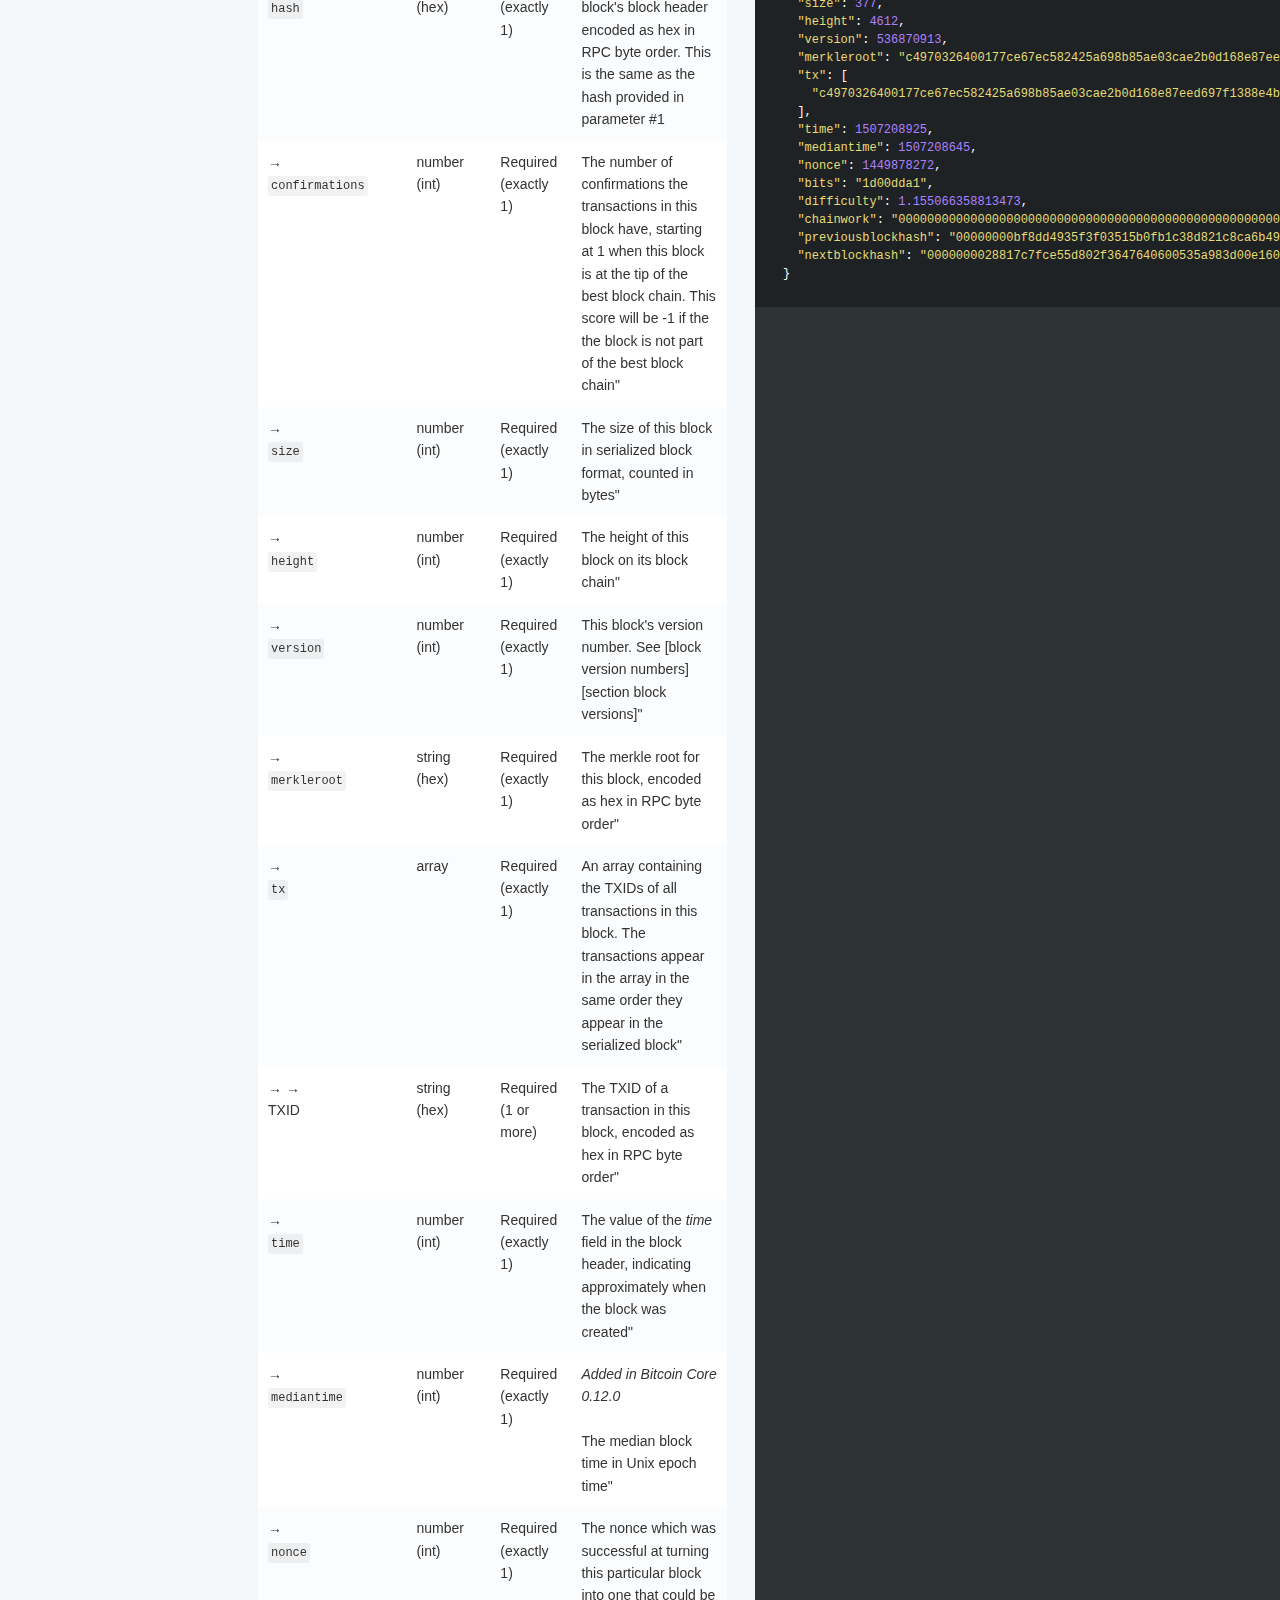
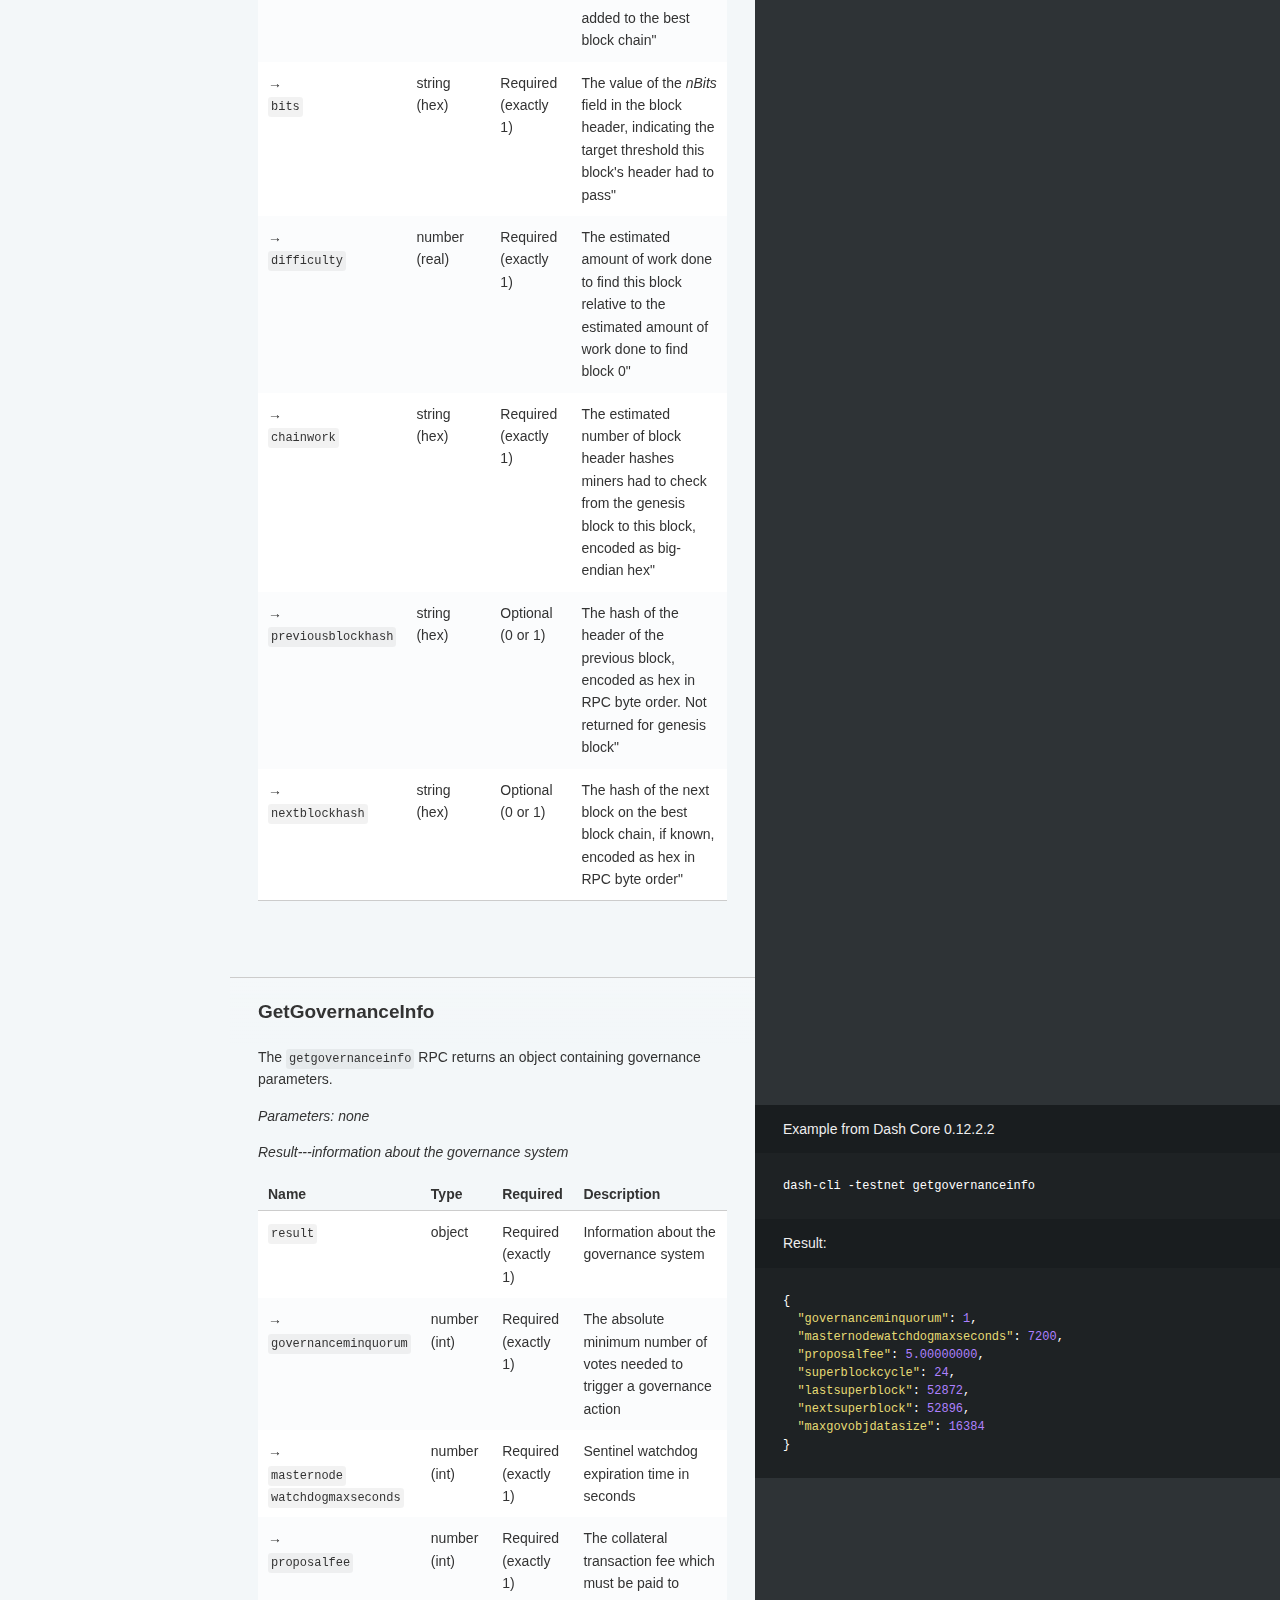
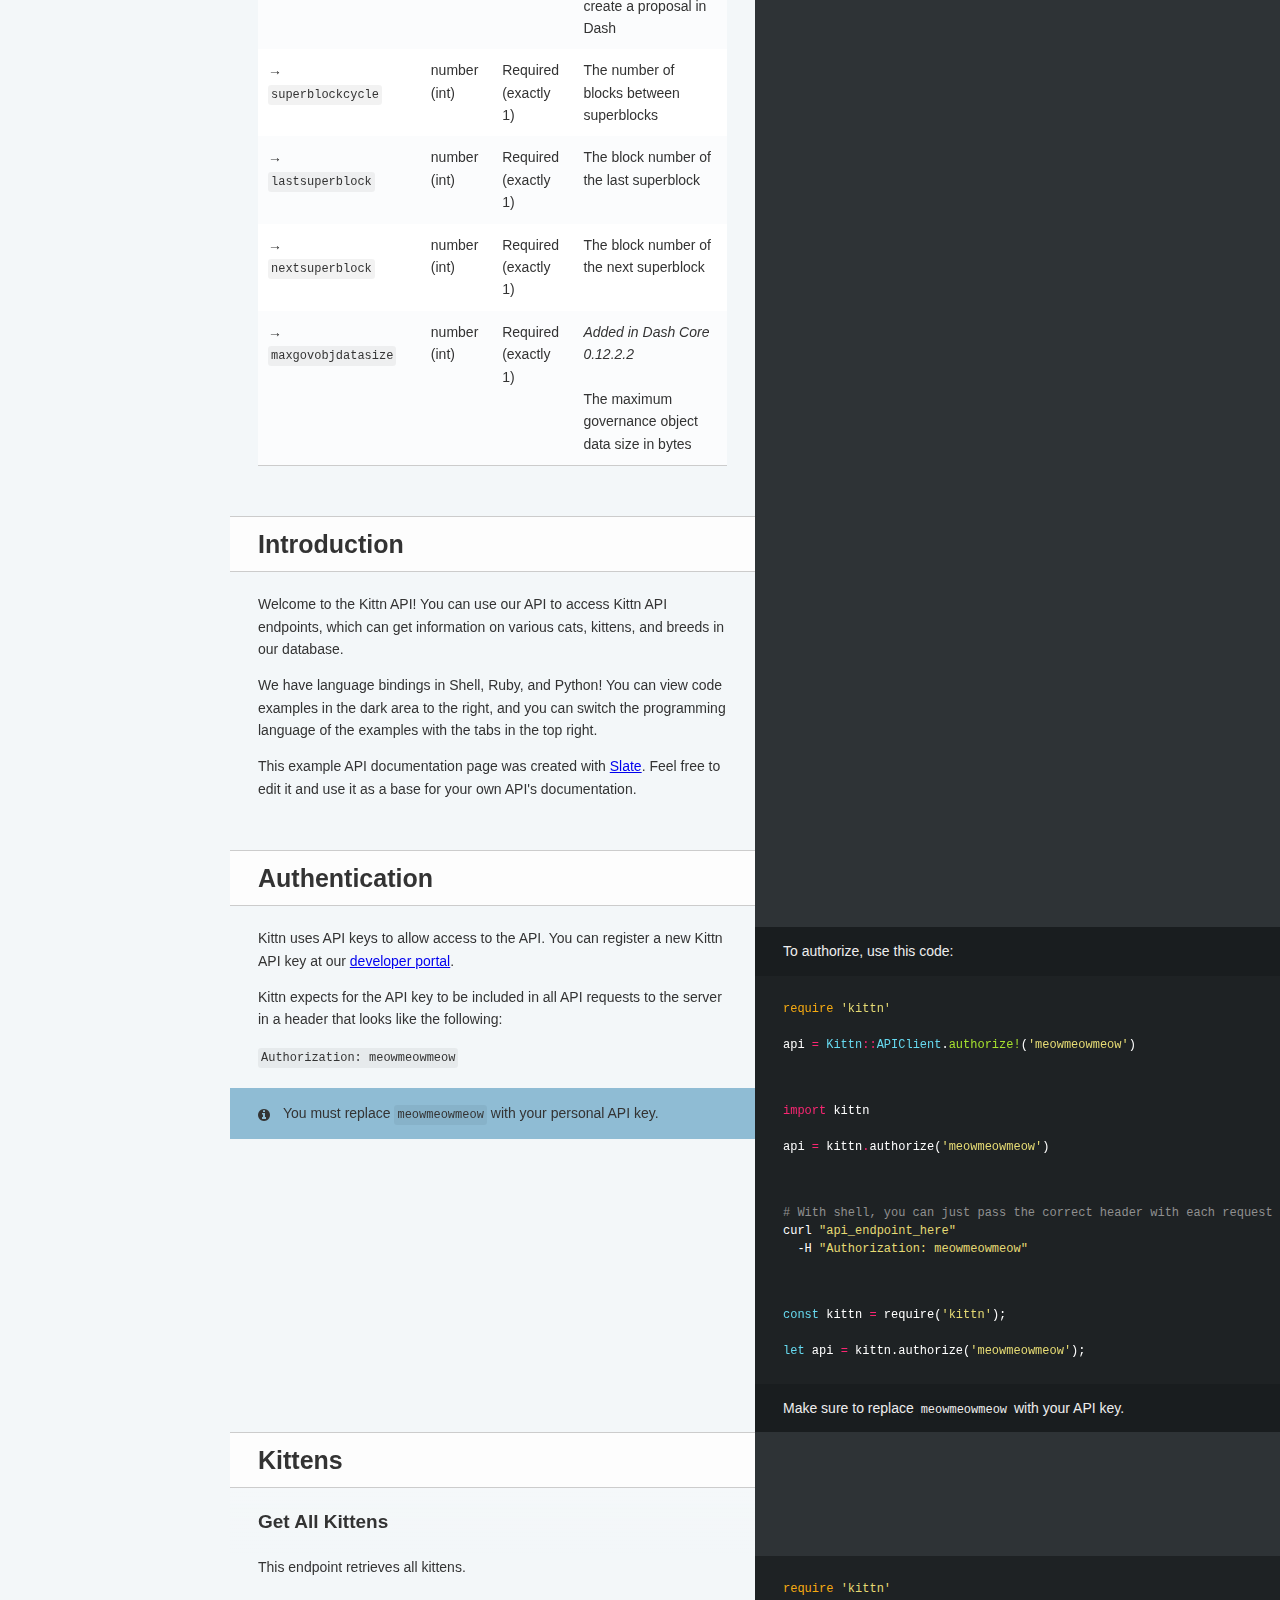
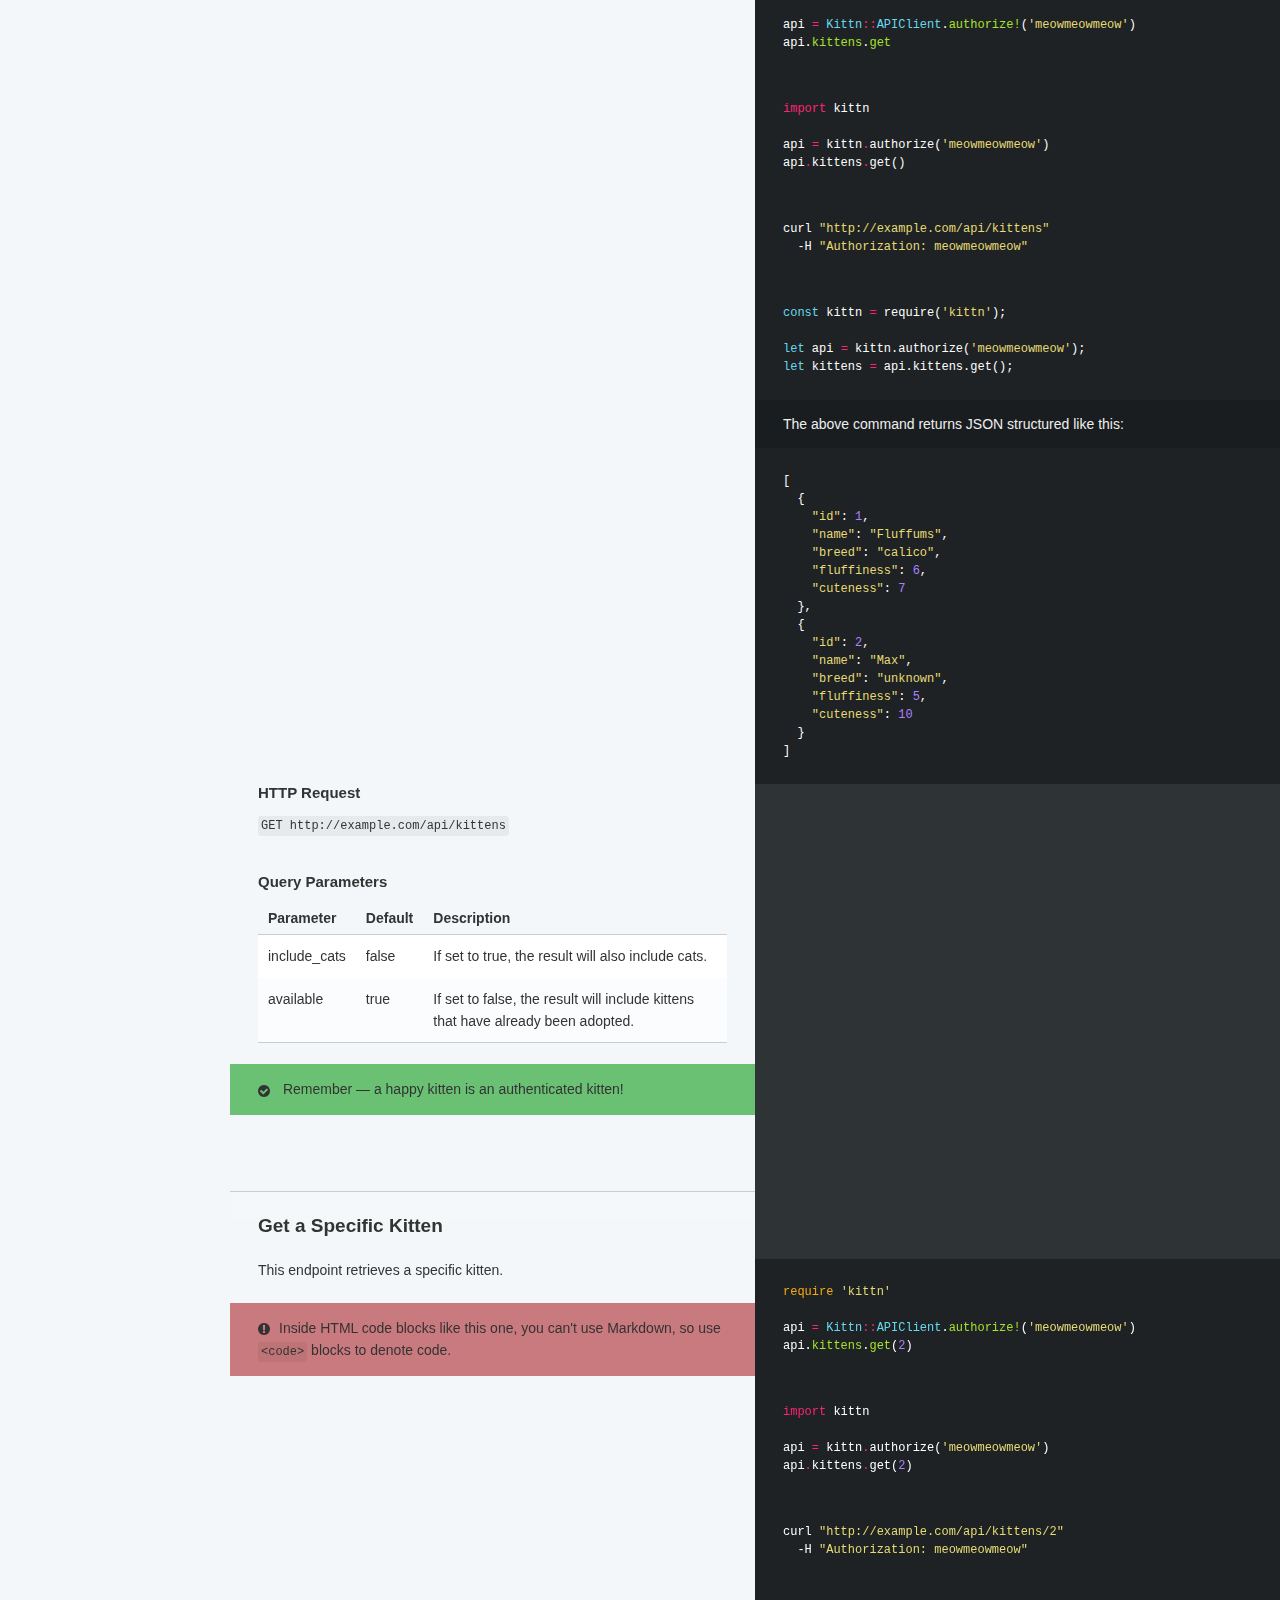
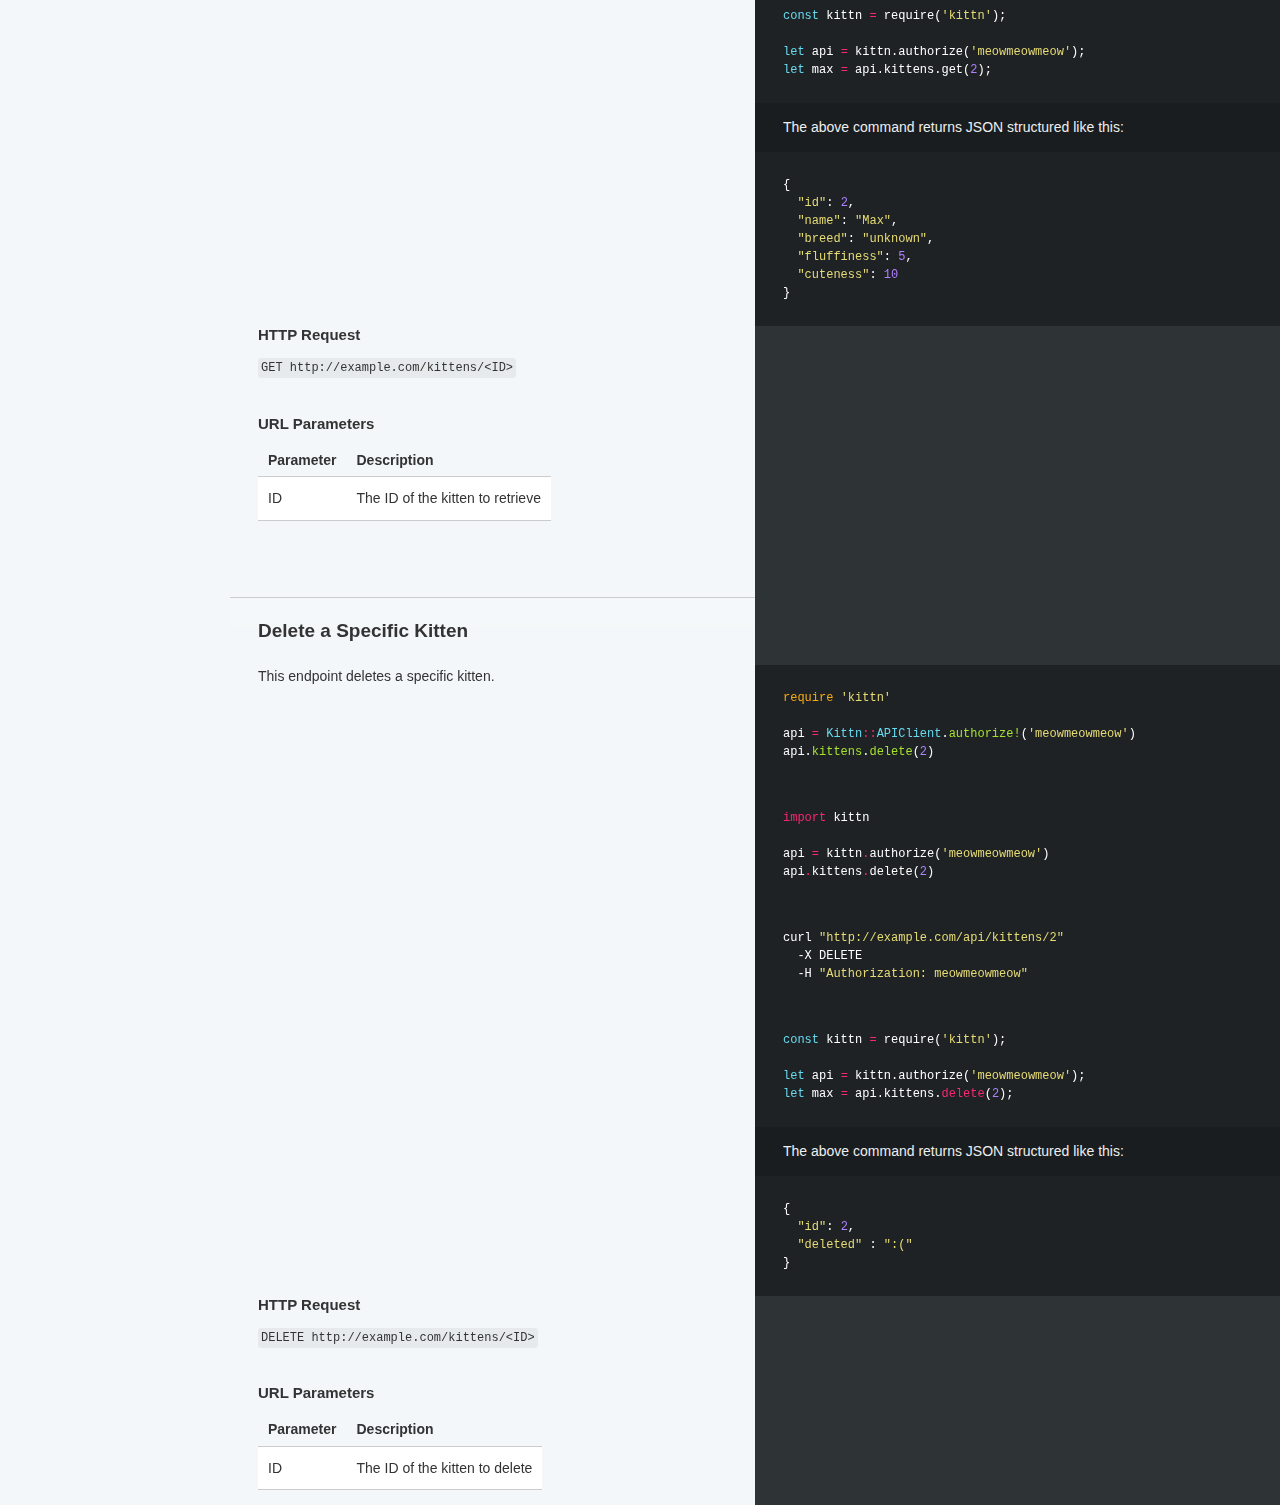
<file: v0.12.2/index.html>
<!doctype html>
<html>
  <head>
    <meta charset="utf-8">
    <meta content="IE=edge,chrome=1" http-equiv="X-UA-Compatible">
    <meta name="viewport" content="width=device-width, initial-scale=1, maximum-scale=1">
    <title>API Reference</title>

    <style>
      .highlight table td { padding: 5px; }
.highlight table pre { margin: 0; }
.highlight .gh {
  color: #999999;
}
.highlight .sr {
  color: #f6aa11;
}
.highlight .go {
  color: #888888;
}
.highlight .gp {
  color: #555555;
}
.highlight .gs {
}
.highlight .gu {
  color: #aaaaaa;
}
.highlight .nb {
  color: #f6aa11;
}
.highlight .cm {
  color: #75715e;
}
.highlight .cp {
  color: #75715e;
}
.highlight .c1 {
  color: #75715e;
}
.highlight .cs {
  color: #75715e;
}
.highlight .c, .highlight .cd {
  color: #75715e;
}
.highlight .err {
  color: #960050;
}
.highlight .gr {
  color: #960050;
}
.highlight .gt {
  color: #960050;
}
.highlight .gd {
  color: #49483e;
}
.highlight .gi {
  color: #49483e;
}
.highlight .ge {
  color: #49483e;
}
.highlight .kc {
  color: #66d9ef;
}
.highlight .kd {
  color: #66d9ef;
}
.highlight .kr {
  color: #66d9ef;
}
.highlight .no {
  color: #66d9ef;
}
.highlight .kt {
  color: #66d9ef;
}
.highlight .mf {
  color: #ae81ff;
}
.highlight .mh {
  color: #ae81ff;
}
.highlight .il {
  color: #ae81ff;
}
.highlight .mi {
  color: #ae81ff;
}
.highlight .mo {
  color: #ae81ff;
}
.highlight .m, .highlight .mb, .highlight .mx {
  color: #ae81ff;
}
.highlight .sc {
  color: #ae81ff;
}
.highlight .se {
  color: #ae81ff;
}
.highlight .ss {
  color: #ae81ff;
}
.highlight .sd {
  color: #e6db74;
}
.highlight .s2 {
  color: #e6db74;
}
.highlight .sb {
  color: #e6db74;
}
.highlight .sh {
  color: #e6db74;
}
.highlight .si {
  color: #e6db74;
}
.highlight .sx {
  color: #e6db74;
}
.highlight .s1 {
  color: #e6db74;
}
.highlight .s {
  color: #e6db74;
}
.highlight .na {
  color: #a6e22e;
}
.highlight .nc {
  color: #a6e22e;
}
.highlight .nd {
  color: #a6e22e;
}
.highlight .ne {
  color: #a6e22e;
}
.highlight .nf {
  color: #a6e22e;
}
.highlight .vc {
  color: #ffffff;
}
.highlight .nn {
  color: #ffffff;
}
.highlight .nl {
  color: #ffffff;
}
.highlight .ni {
  color: #ffffff;
}
.highlight .bp {
  color: #ffffff;
}
.highlight .vg {
  color: #ffffff;
}
.highlight .vi {
  color: #ffffff;
}
.highlight .nv {
  color: #ffffff;
}
.highlight .w {
  color: #ffffff;
}
.highlight {
  color: #ffffff;
}
.highlight .n, .highlight .py, .highlight .nx {
  color: #ffffff;
}
.highlight .ow {
  color: #f92672;
}
.highlight .nt {
  color: #f92672;
}
.highlight .k, .highlight .kv {
  color: #f92672;
}
.highlight .kn {
  color: #f92672;
}
.highlight .kp {
  color: #f92672;
}
.highlight .o {
  color: #f92672;
}
    </style>
    <link href="stylesheets/screen.css" rel="stylesheet" media="screen" />
    <link href="stylesheets/print.css" rel="stylesheet" media="print" />
      <script src="javascripts/all.js"></script>
  </head>

  <body class="index" data-languages="[&quot;cli&quot;]">
    <a href="#" id="nav-button">
      <span>
        NAV
        <img src="images/navbar.png" alt="Navbar" />
      </span>
    </a>
    <div class="toc-wrapper">
      <img src="images/logo.png" class="logo" alt="Logo" />
        <div class="lang-selector">
              <a href="#" data-language-name="cli">cli</a>
        </div>
        <div class="search">
          <input type="text" class="search" id="input-search" placeholder="Search">
        </div>
        <ul class="search-results"></ul>
      <div id="toc" class="toc-list-h1">
          <li>
            <a href="#dash-core-rpcs" class="toc-h1 toc-link" data-title="dash-core-rpcs">Dash Core RPCs</a>
              <ul class="toc-list-h2">
                  <li>
                    <a href="#abandontransaction" class="toc-h2 toc-link" data-title="abandontransaction">AbandonTransaction</a>




                  </li>
                  <li>
                    <a href="#getblock" class="toc-h2 toc-link" data-title="getblock">GetBlock</a>




                  </li>
                  <li>
                    <a href="#getgovernanceinfo" class="toc-h2 toc-link" data-title="getgovernanceinfo">GetGovernanceInfo</a>




                  </li>
              </ul>
          </li>
          <li>
            <a href="#introduction" class="toc-h1 toc-link" data-title="introduction">Introduction</a>
          </li>
          <li>
            <a href="#authentication" class="toc-h1 toc-link" data-title="authentication">Authentication</a>
          </li>
          <li>
            <a href="#kittens" class="toc-h1 toc-link" data-title="kittens">Kittens</a>
              <ul class="toc-list-h2">
                  <li>
                    <a href="#get-all-kittens" class="toc-h2 toc-link" data-title="get-all-kittens">Get All Kittens</a>

                      <ul class="toc-list-h3">
                          <li>
                            <a href="#http-request" class="toc-h3 toc-link" data-title="HTTP Request">HTTP Request</a>
                          </li>
                          <li>
                            <a href="#query-parameters" class="toc-h3 toc-link" data-title="Query Parameters">Query Parameters</a>
                          </li>
                      </ul>



                  </li>
                  <li>
                    <a href="#get-a-specific-kitten" class="toc-h2 toc-link" data-title="get-a-specific-kitten">Get a Specific Kitten</a>

                      <ul class="toc-list-h3">
                          <li>
                            <a href="#http-request-2" class="toc-h3 toc-link" data-title="HTTP Request">HTTP Request</a>
                          </li>
                          <li>
                            <a href="#url-parameters" class="toc-h3 toc-link" data-title="URL Parameters">URL Parameters</a>
                          </li>
                      </ul>



                  </li>
                  <li>
                    <a href="#delete-a-specific-kitten" class="toc-h2 toc-link" data-title="delete-a-specific-kitten">Delete a Specific Kitten</a>

                      <ul class="toc-list-h3">
                          <li>
                            <a href="#http-request-3" class="toc-h3 toc-link" data-title="HTTP Request">HTTP Request</a>
                          </li>
                          <li>
                            <a href="#url-parameters-2" class="toc-h3 toc-link" data-title="URL Parameters">URL Parameters</a>
                          </li>
                      </ul>



                  </li>
              </ul>
          </li>
      </div>
        <ul class="toc-footer">
            <li><a href='https://dash-docs.github.io'>Dash Developer Documentation</a></li>
            <li><a href='https://github.com/lord/slate'>Documentation Powered by Slate</a></li>
        </ul>
    </div>
    <div class="page-wrapper">
      <div class="dark-box"></div>
      <div class="content">
        <h1 id='dash-core-rpcs'>Dash Core RPCs</h1><h2 id='abandontransaction'>AbandonTransaction</h2>
<p><em>Added in Bitcoin Core 0.12.0</em></p>

<p>The <code>abandontransaction</code> RPC marks an in-wallet transaction and all its in-wallet descendants as abandoned. This allows their inputs to be respent.</p>

<p><em>Parameter #1---a transaction identifier (TXID)</em></p>

<blockquote>
<p>Abandons the transaction on your node.</p>
</blockquote>
<pre class="highlight plaintext"><code>dash-cli abandontransaction fa3970c341c9f5de6ab13f128cbfec58d732e736a505fe32137ad551c799ecc4
</code></pre>
<table><thead>
<tr>
<th>Name</th>
<th>Type</th>
<th>Required</th>
<th>Description</th>
</tr>
</thead><tbody>
<tr>
<td>TXID</td>
<td>string (hex)</td>
<td>Required<br>(exactly 1)</td>
<td>The TXID of the transaction that you want to abandon.  The TXID must be encoded as hex in RPC byte order</td>
</tr>
</tbody></table>

<p><em>Result---<code>null</code> on success</em></p>

<blockquote>
<p>Result (no output from <code>dash-cli</code> because result is set to <code>null</code>).</p>
</blockquote>

<table><thead>
<tr>
<th>Name</th>
<th>Type</th>
<th>Required</th>
<th>Description</th>
</tr>
</thead><tbody>
<tr>
<td><code>result</code></td>
<td>null</td>
<td>Required<br>(exactly 1)</td>
<td>JSON <code>null</code> when the transaction and all descendants were abandoned</td>
</tr>
</tbody></table>

<p><em>See also</em></p>

<ul>
<li><a href="#getblock">Some other RPC</a>: Link to somewhere</li>
</ul>
<h2 id='getblock'>GetBlock</h2>
<p>The <code>getblock</code> RPC gets a block with a particular header hash from the local block database either as a JSON object or as a serialized block.</p>

<blockquote>
<p>Get a block in raw hex:</p>
</blockquote>
<pre class="highlight plaintext"><code>dash-cli -testnet getblock \
            0000000037955fcc39af8b1ae75914ffb422313c0fca7eba96a1ac99c2e57f84 \
            false

0100002011f5719a0a0c4881ff98b4a68c1c828dc3b10f5b51033f5f93d48dbf\
000000004b8e38f197d6ee878e160d2bae3ce05ab898a6252458ec67ce770140\
260397c4dd2ed659a1dd001d00636b5601010000000100000000000000000000\
00000000000000000000000000000000000000000000ffffffff4b02041204dd\
2ed65908fabe6d6d7445746d63506b62572d2d35584853467a765a6748696972\
30657a3a6f6d656e010000000000000017fffff9020000000d2f6e6f64655374\
726174756d2f00000000058028bb13010000001976a914bad55652dffb1af943\
41015c94feea79793442fd88ac40e553b1020000001976a9142b7856de53d4c1\
823090c98f8ad79862842c09b588ac4094dd89000000001976a914c2c29ebc78\
7954ef99d01c5f79115abf7012fb8e88ac4094dd89000000001976a914d7b47d\
4b40a23c389f5a17754d7f60f511c7d0ec88ac4094dd89000000001976a914dc\
3e0793134b081145ec0c67a9c72a7b297df27c88ac00000000
</code></pre>
<p><em>Parameter #1---header hash</em></p>

<table><thead>
<tr>
<th>Name</th>
<th>Type</th>
<th>Required</th>
<th>Description</th>
</tr>
</thead><tbody>
<tr>
<td>Header Hash</td>
<td>string (hex)</td>
<td>Required<br>(exactly 1)</td>
<td>The hash of the header of the block to get, encoded as hex in RPC byte order</td>
</tr>
</tbody></table>

<p><em>Parameter #2---whether to get JSON or hex output</em></p>

<table><thead>
<tr>
<th>Name</th>
<th>Type</th>
<th>Required</th>
<th>Description</th>
</tr>
</thead><tbody>
<tr>
<td>Format</td>
<td>boolean</td>
<td>Optional<br>(true or false)</td>
<td>Set to <code>false</code> to get the block in serialized block format; set to <code>true</code> (the default) to get the decoded block as a JSON object</td>
</tr>
</tbody></table>

<p><em>Result (if format was <code>false</code>)---a serialized block</em></p>

<table><thead>
<tr>
<th>Name</th>
<th>Type</th>
<th>Required</th>
<th>Description</th>
</tr>
</thead><tbody>
<tr>
<td><code>result</code></td>
<td>string (hex)/null</td>
<td>Required<br>(exactly 1</td>
<td>&quot;The requested block as a serialized block, encoded as hex, or JSON <code>null</code> if an error occurred</td>
</tr>
</tbody></table>

<blockquote>
<p>Get the same block in JSON:</p>
</blockquote>
<pre class="highlight plaintext"><code>dash-cli -testnet getblock \
  0000000037955fcc39af8b1ae75914ffb422313c0fca7eba96a1ac99c2e57f84
</code></pre><pre class="highlight json tab-json"><code><span class="p">{</span><span class="w">
  </span><span class="s2">"hash"</span><span class="p">:</span><span class="w"> </span><span class="s2">"0000000037955fcc39af8b1ae75914ffb422313c0fca7eba96a1ac99c2e57f84"</span><span class="p">,</span><span class="w">
  </span><span class="s2">"confirmations"</span><span class="p">:</span><span class="w"> </span><span class="mi">3</span><span class="p">,</span><span class="w">
  </span><span class="s2">"size"</span><span class="p">:</span><span class="w"> </span><span class="mi">377</span><span class="p">,</span><span class="w">
  </span><span class="s2">"height"</span><span class="p">:</span><span class="w"> </span><span class="mi">4612</span><span class="p">,</span><span class="w">
  </span><span class="s2">"version"</span><span class="p">:</span><span class="w"> </span><span class="mi">536870913</span><span class="p">,</span><span class="w">
  </span><span class="s2">"merkleroot"</span><span class="p">:</span><span class="w"> </span><span class="s2">"c4970326400177ce67ec582425a698b85ae03cae2b0d168e87eed697f1388e4b"</span><span class="p">,</span><span class="w">
  </span><span class="s2">"tx"</span><span class="p">:</span><span class="w"> </span><span class="p">[</span><span class="w">
    </span><span class="s2">"c4970326400177ce67ec582425a698b85ae03cae2b0d168e87eed697f1388e4b"</span><span class="w">
  </span><span class="p">],</span><span class="w">
  </span><span class="s2">"time"</span><span class="p">:</span><span class="w"> </span><span class="mi">1507208925</span><span class="p">,</span><span class="w">
  </span><span class="s2">"mediantime"</span><span class="p">:</span><span class="w"> </span><span class="mi">1507208645</span><span class="p">,</span><span class="w">
  </span><span class="s2">"nonce"</span><span class="p">:</span><span class="w"> </span><span class="mi">1449878272</span><span class="p">,</span><span class="w">
  </span><span class="s2">"bits"</span><span class="p">:</span><span class="w"> </span><span class="s2">"1d00dda1"</span><span class="p">,</span><span class="w">
  </span><span class="s2">"difficulty"</span><span class="p">:</span><span class="w"> </span><span class="mf">1.155066358813473</span><span class="p">,</span><span class="w">
  </span><span class="s2">"chainwork"</span><span class="p">:</span><span class="w"> </span><span class="s2">"000000000000000000000000000000000000000000000000000001c3e86f0f04"</span><span class="p">,</span><span class="w">
  </span><span class="s2">"previousblockhash"</span><span class="p">:</span><span class="w"> </span><span class="s2">"00000000bf8dd4935f3f03515b0fb1c38d821c8ca6b498ff81480c0a9a71f511"</span><span class="p">,</span><span class="w">
  </span><span class="s2">"nextblockhash"</span><span class="p">:</span><span class="w"> </span><span class="s2">"0000000028817c7fce55d802f3647640600535a983d00e16076f284ec6cb001b"</span><span class="w">
</span><span class="p">}</span><span class="w">
</span></code></pre>
<p><em>Result (if format was <code>true</code> or omitted)---a JSON block</em></p>

<table><thead>
<tr>
<th>Name</th>
<th>Type</th>
<th>Required</th>
<th>Description</th>
</tr>
</thead><tbody>
<tr>
<td><code>result</code></td>
<td>object/null</td>
<td>Required<br>(exactly 1)</td>
<td>An object containing the requested block, or JSON <code>null</code> if an error occurred</td>
</tr>
<tr>
<td>→<br><code>hash</code></td>
<td>string (hex)</td>
<td>Required<br>(exactly 1)</td>
<td>The hash of this block&#39;s block header encoded as hex in RPC byte order.  This is the same as the hash provided in parameter #1</td>
</tr>
<tr>
<td>→<br><code>confirmations</code></td>
<td>number (int)</td>
<td>Required<br>(exactly 1)</td>
<td>The number of confirmations the transactions in this block have, starting at 1 when this block is at the tip of the best block chain.  This score will be -1 if the the block is not part of the best block chain&quot;</td>
</tr>
<tr>
<td>→<br><code>size</code></td>
<td>number (int)</td>
<td>Required<br>(exactly 1)</td>
<td>The size of this block in serialized block format, counted in bytes&quot;</td>
</tr>
<tr>
<td>→<br><code>height</code></td>
<td>number (int)</td>
<td>Required<br>(exactly 1)</td>
<td>The height of this block on its block chain&quot;</td>
</tr>
<tr>
<td>→<br><code>version</code></td>
<td>number (int)</td>
<td>Required<br>(exactly 1)</td>
<td>This block&#39;s version number.  See [block version numbers][section block versions]&quot;</td>
</tr>
<tr>
<td>→<br><code>merkleroot</code></td>
<td>string (hex)</td>
<td>Required<br>(exactly 1)</td>
<td>The merkle root for this block, encoded as hex in RPC byte order&quot;</td>
</tr>
<tr>
<td>→<br><code>tx</code></td>
<td>array</td>
<td>Required<br>(exactly 1)</td>
<td>An array containing the TXIDs of all transactions in this block.  The transactions appear in the array in the same order they appear in the serialized block&quot;</td>
</tr>
<tr>
<td>→ →<br>TXID</td>
<td>string (hex)</td>
<td>Required<br>(1 or more)</td>
<td>The TXID of a transaction in this block, encoded as hex in RPC byte order&quot;</td>
</tr>
<tr>
<td>→<br><code>time</code></td>
<td>number (int)</td>
<td>Required<br>(exactly 1)</td>
<td>The value of the <em>time</em> field in the block header, indicating approximately when the block was created&quot;</td>
</tr>
<tr>
<td>→<br><code>mediantime</code></td>
<td>number (int)</td>
<td>Required<br>(exactly 1)</td>
<td><em>Added in Bitcoin Core 0.12.0</em><br><br>The median block time in Unix epoch time&quot;</td>
</tr>
<tr>
<td>→<br><code>nonce</code></td>
<td>number (int)</td>
<td>Required<br>(exactly 1)</td>
<td>The nonce which was successful at turning this particular block into one that could be added to the best block chain&quot;</td>
</tr>
<tr>
<td>→<br><code>bits</code></td>
<td>string (hex)</td>
<td>Required<br>(exactly 1)</td>
<td>The value of the <em>nBits</em> field in the block header, indicating the target threshold this block&#39;s header had to pass&quot;</td>
</tr>
<tr>
<td>→<br><code>difficulty</code></td>
<td>number (real)</td>
<td>Required<br>(exactly 1)</td>
<td>The estimated amount of work done to find this block relative to the estimated amount of work done to find block 0&quot;</td>
</tr>
<tr>
<td>→<br><code>chainwork</code></td>
<td>string (hex)</td>
<td>Required<br>(exactly 1)</td>
<td>The estimated number of block header hashes miners had to check from the genesis block to this block, encoded as big-endian hex&quot;</td>
</tr>
<tr>
<td>→<br><code>previousblockhash</code></td>
<td>string (hex)</td>
<td>Optional<br>(0 or 1)</td>
<td>The hash of the header of the previous block, encoded as hex in RPC byte order.  Not returned for genesis block&quot;</td>
</tr>
<tr>
<td>→<br><code>nextblockhash</code></td>
<td>string (hex)</td>
<td>Optional<br>(0 or 1)</td>
<td>The hash of the next block on the best block chain, if known, encoded as hex in RPC byte order&quot;</td>
</tr>
</tbody></table>
<h2 id='getgovernanceinfo'>GetGovernanceInfo</h2>
<p>The <code>getgovernanceinfo</code> RPC returns an object containing governance parameters.</p>

<blockquote>
<p>Example from Dash Core 0.12.2.2</p>
</blockquote>
<pre class="highlight plaintext"><code>dash-cli -testnet getgovernanceinfo
</code></pre>
<p><em>Parameters: none</em></p>

<blockquote>
<p>Result:</p>
</blockquote>
<pre class="highlight json tab-json"><code><span class="p">{</span><span class="w">
  </span><span class="s2">"governanceminquorum"</span><span class="p">:</span><span class="w"> </span><span class="mi">1</span><span class="p">,</span><span class="w">
  </span><span class="s2">"masternodewatchdogmaxseconds"</span><span class="p">:</span><span class="w"> </span><span class="mi">7200</span><span class="p">,</span><span class="w">
  </span><span class="s2">"proposalfee"</span><span class="p">:</span><span class="w"> </span><span class="mf">5.00000000</span><span class="p">,</span><span class="w">
  </span><span class="s2">"superblockcycle"</span><span class="p">:</span><span class="w"> </span><span class="mi">24</span><span class="p">,</span><span class="w">
  </span><span class="s2">"lastsuperblock"</span><span class="p">:</span><span class="w"> </span><span class="mi">52872</span><span class="p">,</span><span class="w">
  </span><span class="s2">"nextsuperblock"</span><span class="p">:</span><span class="w"> </span><span class="mi">52896</span><span class="p">,</span><span class="w">
  </span><span class="s2">"maxgovobjdatasize"</span><span class="p">:</span><span class="w"> </span><span class="mi">16384</span><span class="w">
</span><span class="p">}</span><span class="w">
</span></code></pre>
<p><em>Result---information about the governance system</em></p>

<table><thead>
<tr>
<th>Name</th>
<th>Type</th>
<th>Required</th>
<th>Description</th>
</tr>
</thead><tbody>
<tr>
<td><code>result</code></td>
<td>object</td>
<td>Required<br>(exactly 1)</td>
<td>Information about the governance system</td>
</tr>
<tr>
<td>→<br><code>governanceminquorum</code></td>
<td>number (int)</td>
<td>Required<br>(exactly 1)</td>
<td>The absolute minimum number of votes needed to trigger a governance action</td>
</tr>
<tr>
<td>→<br><code>masternode</code><br><code>watchdogmaxseconds</code></td>
<td>number (int)</td>
<td>Required<br>(exactly 1)</td>
<td>Sentinel watchdog expiration time in seconds</td>
</tr>
<tr>
<td>→<br><code>proposalfee</code></td>
<td>number (int)</td>
<td>Required<br>(exactly 1)</td>
<td>The collateral transaction fee which must be paid to create a proposal in Dash</td>
</tr>
<tr>
<td>→<br><code>superblockcycle</code></td>
<td>number (int)</td>
<td>Required<br>(exactly 1)</td>
<td>The number of blocks between superblocks</td>
</tr>
<tr>
<td>→<br><code>lastsuperblock</code></td>
<td>number (int)</td>
<td>Required<br>(exactly 1)</td>
<td>The block number of the last superblock</td>
</tr>
<tr>
<td>→<br><code>nextsuperblock</code></td>
<td>number (int)</td>
<td>Required<br>(exactly 1)</td>
<td>The block number of the next superblock</td>
</tr>
<tr>
<td>→<br><code>maxgovobjdatasize</code></td>
<td>number (int)</td>
<td>Required<br>(exactly 1)</td>
<td><em>Added in Dash Core 0.12.2.2</em><br><br>The maximum governance object data size in bytes</td>
</tr>
</tbody></table>
<h1 id='introduction'>Introduction</h1>
<p>Welcome to the Kittn API! You can use our API to access Kittn API endpoints, which can get information on various cats, kittens, and breeds in our database.</p>

<p>We have language bindings in Shell, Ruby, and Python! You can view code examples in the dark area to the right, and you can switch the programming language of the examples with the tabs in the top right.</p>

<p>This example API documentation page was created with <a href="https://github.com/lord/slate">Slate</a>. Feel free to edit it and use it as a base for your own API&#39;s documentation.</p>
<h1 id='authentication'>Authentication</h1>
<blockquote>
<p>To authorize, use this code:</p>
</blockquote>
<pre class="highlight ruby tab-ruby"><code><span class="nb">require</span> <span class="s1">'kittn'</span>

<span class="n">api</span> <span class="o">=</span> <span class="no">Kittn</span><span class="o">::</span><span class="no">APIClient</span><span class="p">.</span><span class="nf">authorize!</span><span class="p">(</span><span class="s1">'meowmeowmeow'</span><span class="p">)</span>
</code></pre><pre class="highlight python tab-python"><code><span class="kn">import</span> <span class="nn">kittn</span>

<span class="n">api</span> <span class="o">=</span> <span class="n">kittn</span><span class="o">.</span><span class="n">authorize</span><span class="p">(</span><span class="s">'meowmeowmeow'</span><span class="p">)</span>
</code></pre><pre class="highlight shell tab-shell"><code><span class="c"># With shell, you can just pass the correct header with each request</span>
curl <span class="s2">"api_endpoint_here"</span>
  -H <span class="s2">"Authorization: meowmeowmeow"</span>
</code></pre><pre class="highlight javascript tab-javascript"><code><span class="kr">const</span> <span class="nx">kittn</span> <span class="o">=</span> <span class="nx">require</span><span class="p">(</span><span class="s1">'kittn'</span><span class="p">);</span>

<span class="kd">let</span> <span class="nx">api</span> <span class="o">=</span> <span class="nx">kittn</span><span class="p">.</span><span class="nx">authorize</span><span class="p">(</span><span class="s1">'meowmeowmeow'</span><span class="p">);</span>
</code></pre>
<blockquote>
<p>Make sure to replace <code>meowmeowmeow</code> with your API key.</p>
</blockquote>

<p>Kittn uses API keys to allow access to the API. You can register a new Kittn API key at our <a href="http://example.com/developers">developer portal</a>.</p>

<p>Kittn expects for the API key to be included in all API requests to the server in a header that looks like the following:</p>

<p><code>Authorization: meowmeowmeow</code></p>

<aside class="notice">
You must replace <code>meowmeowmeow</code> with your personal API key.
</aside>
<h1 id='kittens'>Kittens</h1><h2 id='get-all-kittens'>Get All Kittens</h2><pre class="highlight ruby tab-ruby"><code><span class="nb">require</span> <span class="s1">'kittn'</span>

<span class="n">api</span> <span class="o">=</span> <span class="no">Kittn</span><span class="o">::</span><span class="no">APIClient</span><span class="p">.</span><span class="nf">authorize!</span><span class="p">(</span><span class="s1">'meowmeowmeow'</span><span class="p">)</span>
<span class="n">api</span><span class="p">.</span><span class="nf">kittens</span><span class="p">.</span><span class="nf">get</span>
</code></pre><pre class="highlight python tab-python"><code><span class="kn">import</span> <span class="nn">kittn</span>

<span class="n">api</span> <span class="o">=</span> <span class="n">kittn</span><span class="o">.</span><span class="n">authorize</span><span class="p">(</span><span class="s">'meowmeowmeow'</span><span class="p">)</span>
<span class="n">api</span><span class="o">.</span><span class="n">kittens</span><span class="o">.</span><span class="n">get</span><span class="p">()</span>
</code></pre><pre class="highlight shell tab-shell"><code>curl <span class="s2">"http://example.com/api/kittens"</span>
  -H <span class="s2">"Authorization: meowmeowmeow"</span>
</code></pre><pre class="highlight javascript tab-javascript"><code><span class="kr">const</span> <span class="nx">kittn</span> <span class="o">=</span> <span class="nx">require</span><span class="p">(</span><span class="s1">'kittn'</span><span class="p">);</span>

<span class="kd">let</span> <span class="nx">api</span> <span class="o">=</span> <span class="nx">kittn</span><span class="p">.</span><span class="nx">authorize</span><span class="p">(</span><span class="s1">'meowmeowmeow'</span><span class="p">);</span>
<span class="kd">let</span> <span class="nx">kittens</span> <span class="o">=</span> <span class="nx">api</span><span class="p">.</span><span class="nx">kittens</span><span class="p">.</span><span class="nx">get</span><span class="p">();</span>
</code></pre>
<blockquote>
<p>The above command returns JSON structured like this:</p>
</blockquote>
<pre class="highlight json tab-json"><code><span class="p">[</span><span class="w">
  </span><span class="p">{</span><span class="w">
    </span><span class="s2">"id"</span><span class="p">:</span><span class="w"> </span><span class="mi">1</span><span class="p">,</span><span class="w">
    </span><span class="s2">"name"</span><span class="p">:</span><span class="w"> </span><span class="s2">"Fluffums"</span><span class="p">,</span><span class="w">
    </span><span class="s2">"breed"</span><span class="p">:</span><span class="w"> </span><span class="s2">"calico"</span><span class="p">,</span><span class="w">
    </span><span class="s2">"fluffiness"</span><span class="p">:</span><span class="w"> </span><span class="mi">6</span><span class="p">,</span><span class="w">
    </span><span class="s2">"cuteness"</span><span class="p">:</span><span class="w"> </span><span class="mi">7</span><span class="w">
  </span><span class="p">},</span><span class="w">
  </span><span class="p">{</span><span class="w">
    </span><span class="s2">"id"</span><span class="p">:</span><span class="w"> </span><span class="mi">2</span><span class="p">,</span><span class="w">
    </span><span class="s2">"name"</span><span class="p">:</span><span class="w"> </span><span class="s2">"Max"</span><span class="p">,</span><span class="w">
    </span><span class="s2">"breed"</span><span class="p">:</span><span class="w"> </span><span class="s2">"unknown"</span><span class="p">,</span><span class="w">
    </span><span class="s2">"fluffiness"</span><span class="p">:</span><span class="w"> </span><span class="mi">5</span><span class="p">,</span><span class="w">
    </span><span class="s2">"cuteness"</span><span class="p">:</span><span class="w"> </span><span class="mi">10</span><span class="w">
  </span><span class="p">}</span><span class="w">
</span><span class="p">]</span><span class="w">
</span></code></pre>
<p>This endpoint retrieves all kittens.</p>
<h3 id='http-request'>HTTP Request</h3>
<p><code>GET http://example.com/api/kittens</code></p>
<h3 id='query-parameters'>Query Parameters</h3>
<table><thead>
<tr>
<th>Parameter</th>
<th>Default</th>
<th>Description</th>
</tr>
</thead><tbody>
<tr>
<td>include_cats</td>
<td>false</td>
<td>If set to true, the result will also include cats.</td>
</tr>
<tr>
<td>available</td>
<td>true</td>
<td>If set to false, the result will include kittens that have already been adopted.</td>
</tr>
</tbody></table>

<aside class="success">
Remember — a happy kitten is an authenticated kitten!
</aside>
<h2 id='get-a-specific-kitten'>Get a Specific Kitten</h2><pre class="highlight ruby tab-ruby"><code><span class="nb">require</span> <span class="s1">'kittn'</span>

<span class="n">api</span> <span class="o">=</span> <span class="no">Kittn</span><span class="o">::</span><span class="no">APIClient</span><span class="p">.</span><span class="nf">authorize!</span><span class="p">(</span><span class="s1">'meowmeowmeow'</span><span class="p">)</span>
<span class="n">api</span><span class="p">.</span><span class="nf">kittens</span><span class="p">.</span><span class="nf">get</span><span class="p">(</span><span class="mi">2</span><span class="p">)</span>
</code></pre><pre class="highlight python tab-python"><code><span class="kn">import</span> <span class="nn">kittn</span>

<span class="n">api</span> <span class="o">=</span> <span class="n">kittn</span><span class="o">.</span><span class="n">authorize</span><span class="p">(</span><span class="s">'meowmeowmeow'</span><span class="p">)</span>
<span class="n">api</span><span class="o">.</span><span class="n">kittens</span><span class="o">.</span><span class="n">get</span><span class="p">(</span><span class="mi">2</span><span class="p">)</span>
</code></pre><pre class="highlight shell tab-shell"><code>curl <span class="s2">"http://example.com/api/kittens/2"</span>
  -H <span class="s2">"Authorization: meowmeowmeow"</span>
</code></pre><pre class="highlight javascript tab-javascript"><code><span class="kr">const</span> <span class="nx">kittn</span> <span class="o">=</span> <span class="nx">require</span><span class="p">(</span><span class="s1">'kittn'</span><span class="p">);</span>

<span class="kd">let</span> <span class="nx">api</span> <span class="o">=</span> <span class="nx">kittn</span><span class="p">.</span><span class="nx">authorize</span><span class="p">(</span><span class="s1">'meowmeowmeow'</span><span class="p">);</span>
<span class="kd">let</span> <span class="nx">max</span> <span class="o">=</span> <span class="nx">api</span><span class="p">.</span><span class="nx">kittens</span><span class="p">.</span><span class="nx">get</span><span class="p">(</span><span class="mi">2</span><span class="p">);</span>
</code></pre>
<blockquote>
<p>The above command returns JSON structured like this:</p>
</blockquote>
<pre class="highlight json tab-json"><code><span class="p">{</span><span class="w">
  </span><span class="s2">"id"</span><span class="p">:</span><span class="w"> </span><span class="mi">2</span><span class="p">,</span><span class="w">
  </span><span class="s2">"name"</span><span class="p">:</span><span class="w"> </span><span class="s2">"Max"</span><span class="p">,</span><span class="w">
  </span><span class="s2">"breed"</span><span class="p">:</span><span class="w"> </span><span class="s2">"unknown"</span><span class="p">,</span><span class="w">
  </span><span class="s2">"fluffiness"</span><span class="p">:</span><span class="w"> </span><span class="mi">5</span><span class="p">,</span><span class="w">
  </span><span class="s2">"cuteness"</span><span class="p">:</span><span class="w"> </span><span class="mi">10</span><span class="w">
</span><span class="p">}</span><span class="w">
</span></code></pre>
<p>This endpoint retrieves a specific kitten.</p>

<aside class="warning">Inside HTML code blocks like this one, you can't use Markdown, so use <code>&lt;code&gt;</code> blocks to denote code.</aside>
<h3 id='http-request-2'>HTTP Request</h3>
<p><code>GET http://example.com/kittens/&lt;ID&gt;</code></p>
<h3 id='url-parameters'>URL Parameters</h3>
<table><thead>
<tr>
<th>Parameter</th>
<th>Description</th>
</tr>
</thead><tbody>
<tr>
<td>ID</td>
<td>The ID of the kitten to retrieve</td>
</tr>
</tbody></table>
<h2 id='delete-a-specific-kitten'>Delete a Specific Kitten</h2><pre class="highlight ruby tab-ruby"><code><span class="nb">require</span> <span class="s1">'kittn'</span>

<span class="n">api</span> <span class="o">=</span> <span class="no">Kittn</span><span class="o">::</span><span class="no">APIClient</span><span class="p">.</span><span class="nf">authorize!</span><span class="p">(</span><span class="s1">'meowmeowmeow'</span><span class="p">)</span>
<span class="n">api</span><span class="p">.</span><span class="nf">kittens</span><span class="p">.</span><span class="nf">delete</span><span class="p">(</span><span class="mi">2</span><span class="p">)</span>
</code></pre><pre class="highlight python tab-python"><code><span class="kn">import</span> <span class="nn">kittn</span>

<span class="n">api</span> <span class="o">=</span> <span class="n">kittn</span><span class="o">.</span><span class="n">authorize</span><span class="p">(</span><span class="s">'meowmeowmeow'</span><span class="p">)</span>
<span class="n">api</span><span class="o">.</span><span class="n">kittens</span><span class="o">.</span><span class="n">delete</span><span class="p">(</span><span class="mi">2</span><span class="p">)</span>
</code></pre><pre class="highlight shell tab-shell"><code>curl <span class="s2">"http://example.com/api/kittens/2"</span>
  -X DELETE
  -H <span class="s2">"Authorization: meowmeowmeow"</span>
</code></pre><pre class="highlight javascript tab-javascript"><code><span class="kr">const</span> <span class="nx">kittn</span> <span class="o">=</span> <span class="nx">require</span><span class="p">(</span><span class="s1">'kittn'</span><span class="p">);</span>

<span class="kd">let</span> <span class="nx">api</span> <span class="o">=</span> <span class="nx">kittn</span><span class="p">.</span><span class="nx">authorize</span><span class="p">(</span><span class="s1">'meowmeowmeow'</span><span class="p">);</span>
<span class="kd">let</span> <span class="nx">max</span> <span class="o">=</span> <span class="nx">api</span><span class="p">.</span><span class="nx">kittens</span><span class="p">.</span><span class="k">delete</span><span class="p">(</span><span class="mi">2</span><span class="p">);</span>
</code></pre>
<blockquote>
<p>The above command returns JSON structured like this:</p>
</blockquote>
<pre class="highlight json tab-json"><code><span class="p">{</span><span class="w">
  </span><span class="s2">"id"</span><span class="p">:</span><span class="w"> </span><span class="mi">2</span><span class="p">,</span><span class="w">
  </span><span class="s2">"deleted"</span><span class="w"> </span><span class="p">:</span><span class="w"> </span><span class="s2">":("</span><span class="w">
</span><span class="p">}</span><span class="w">
</span></code></pre>
<p>This endpoint deletes a specific kitten.</p>
<h3 id='http-request-3'>HTTP Request</h3>
<p><code>DELETE http://example.com/kittens/&lt;ID&gt;</code></p>
<h3 id='url-parameters-2'>URL Parameters</h3>
<table><thead>
<tr>
<th>Parameter</th>
<th>Description</th>
</tr>
</thead><tbody>
<tr>
<td>ID</td>
<td>The ID of the kitten to delete</td>
</tr>
</tbody></table>

      </div>
      <div class="dark-box">
          <div class="lang-selector">
                <a href="#" data-language-name="cli">cli</a>
          </div>
      </div>
    </div>
  </body>
</html>
</file>
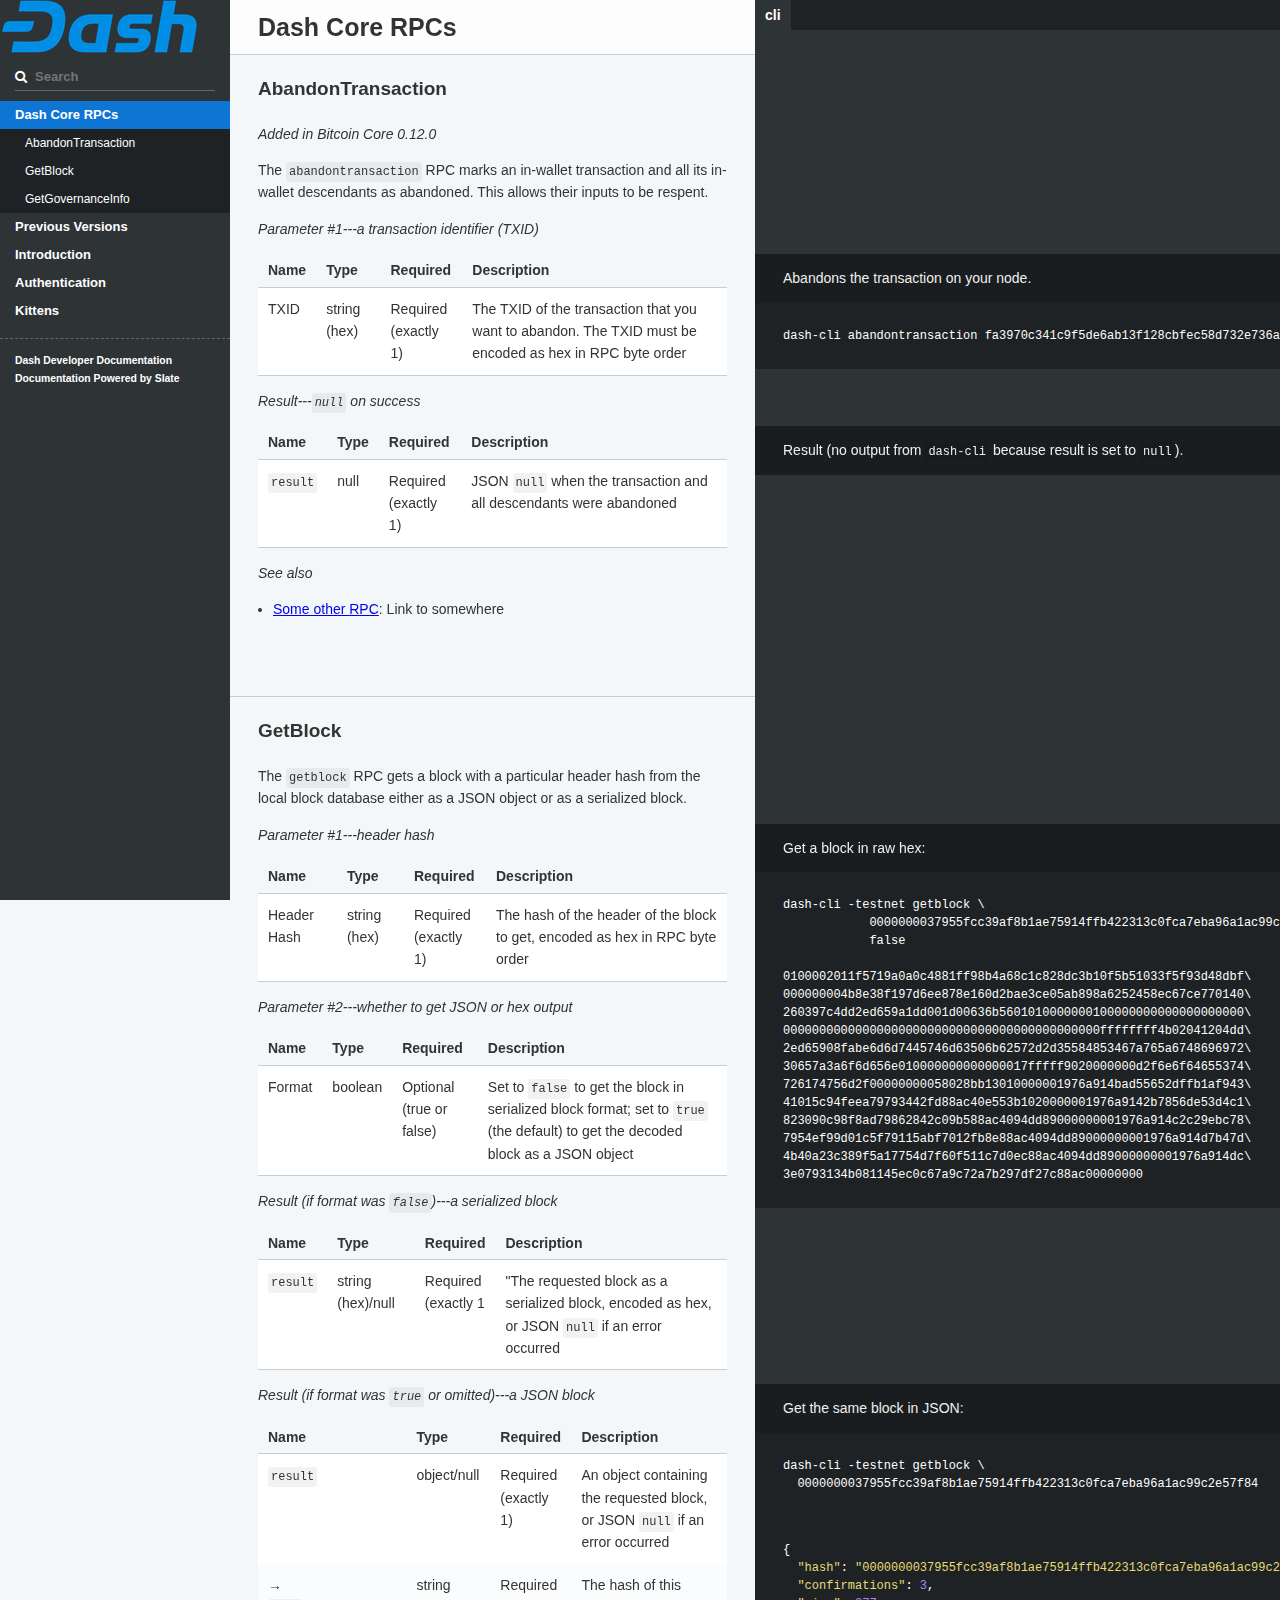
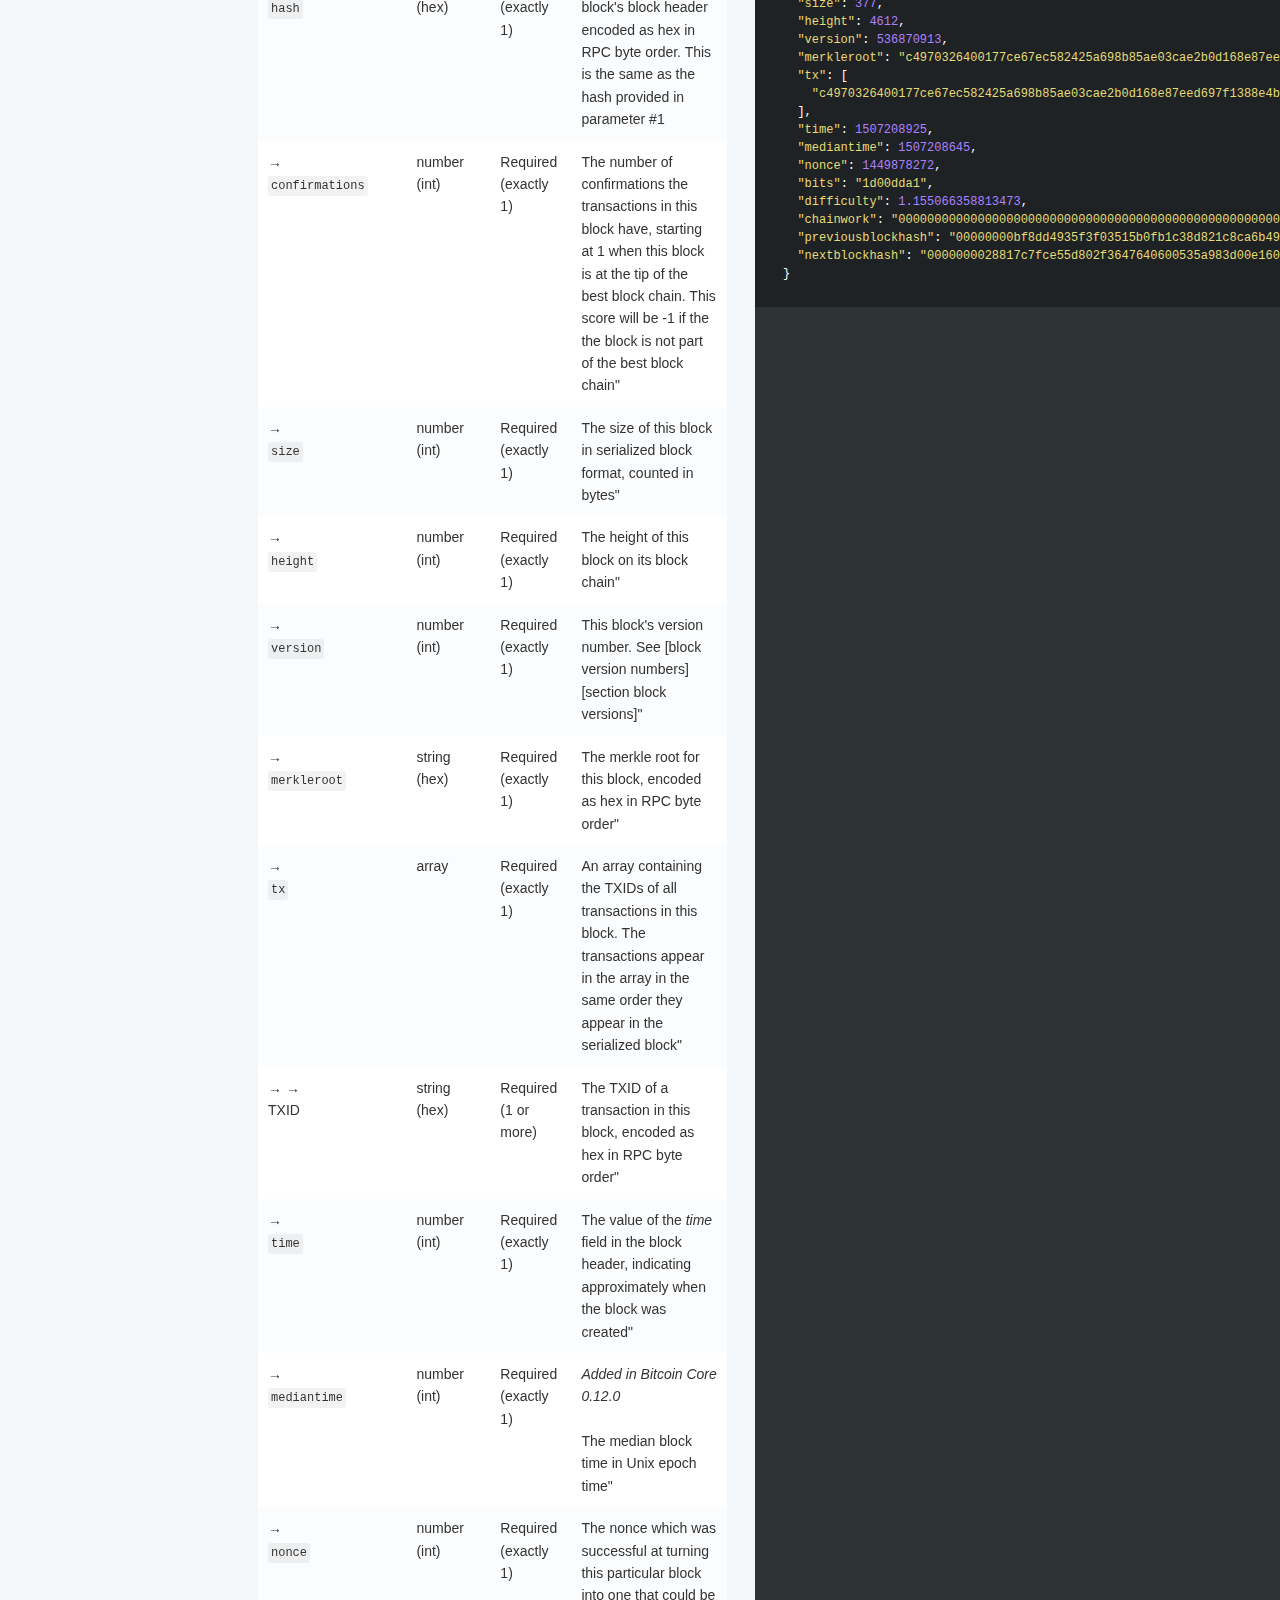
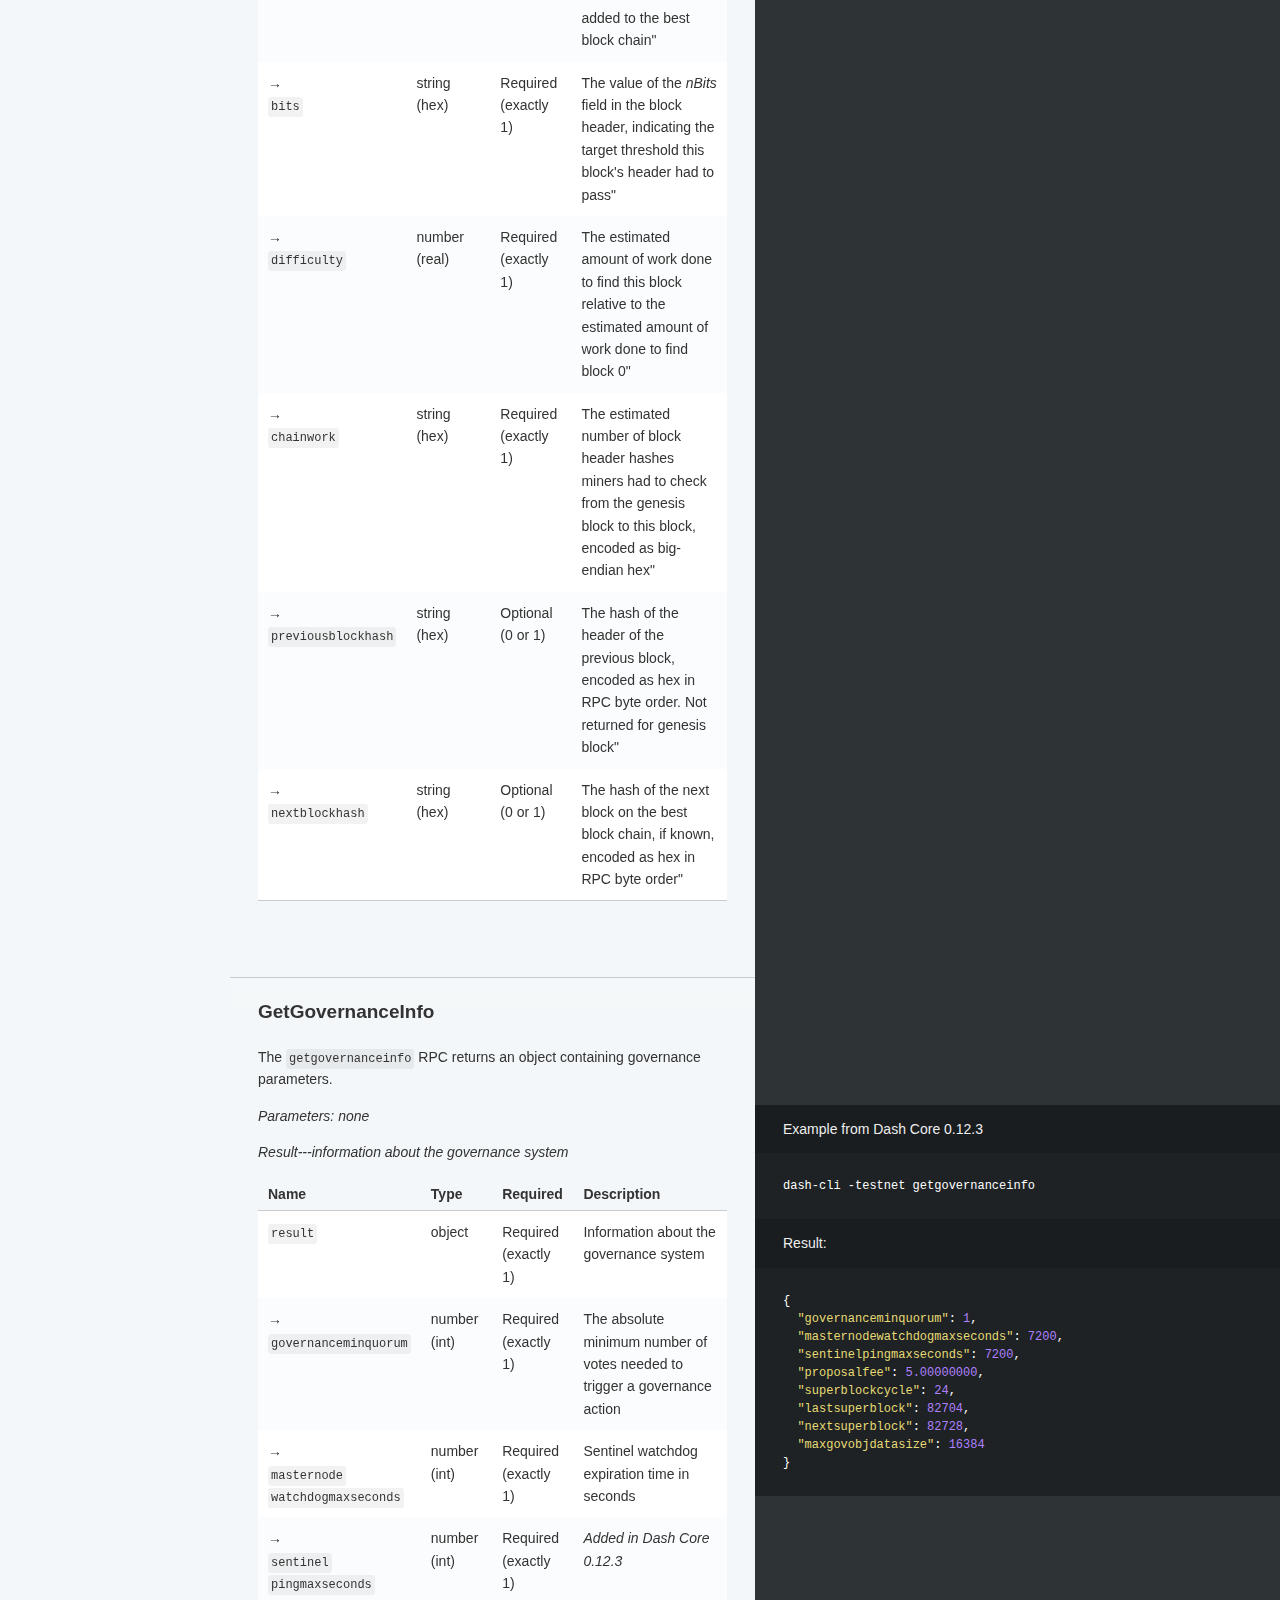
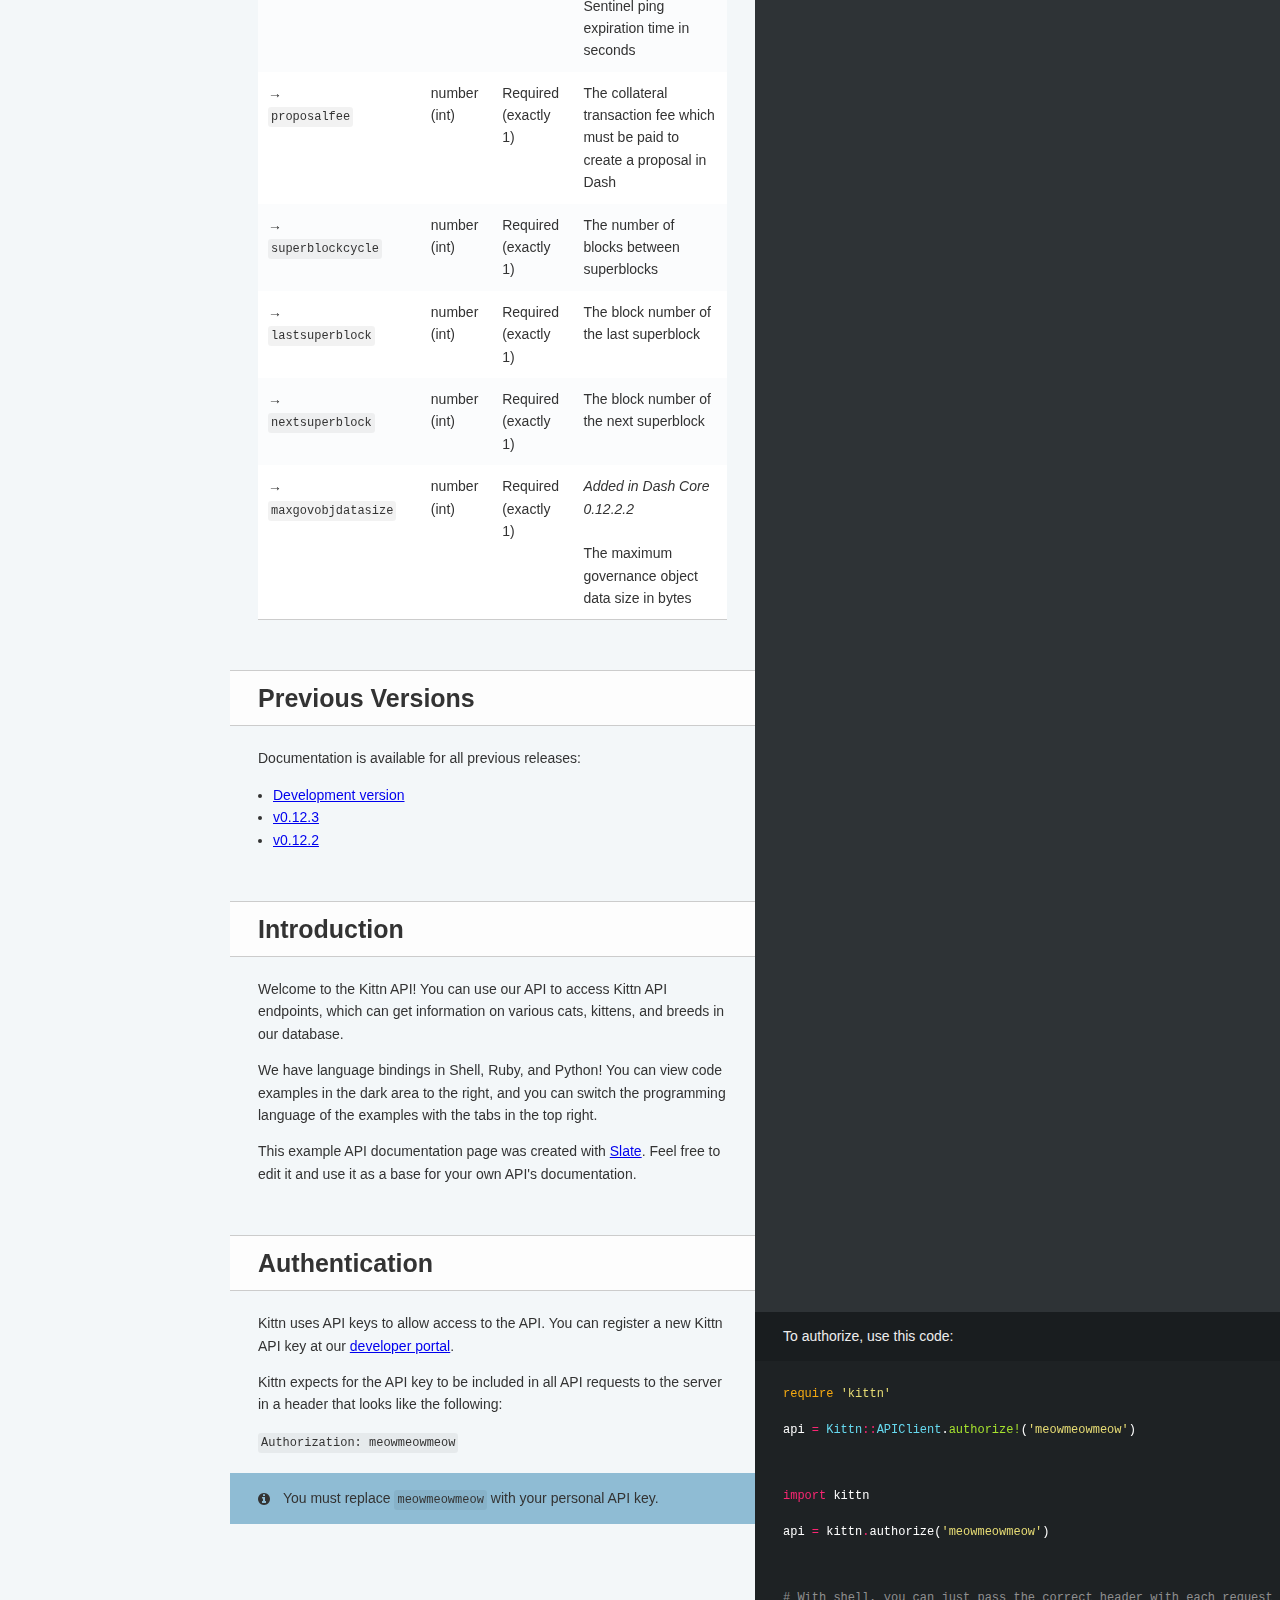
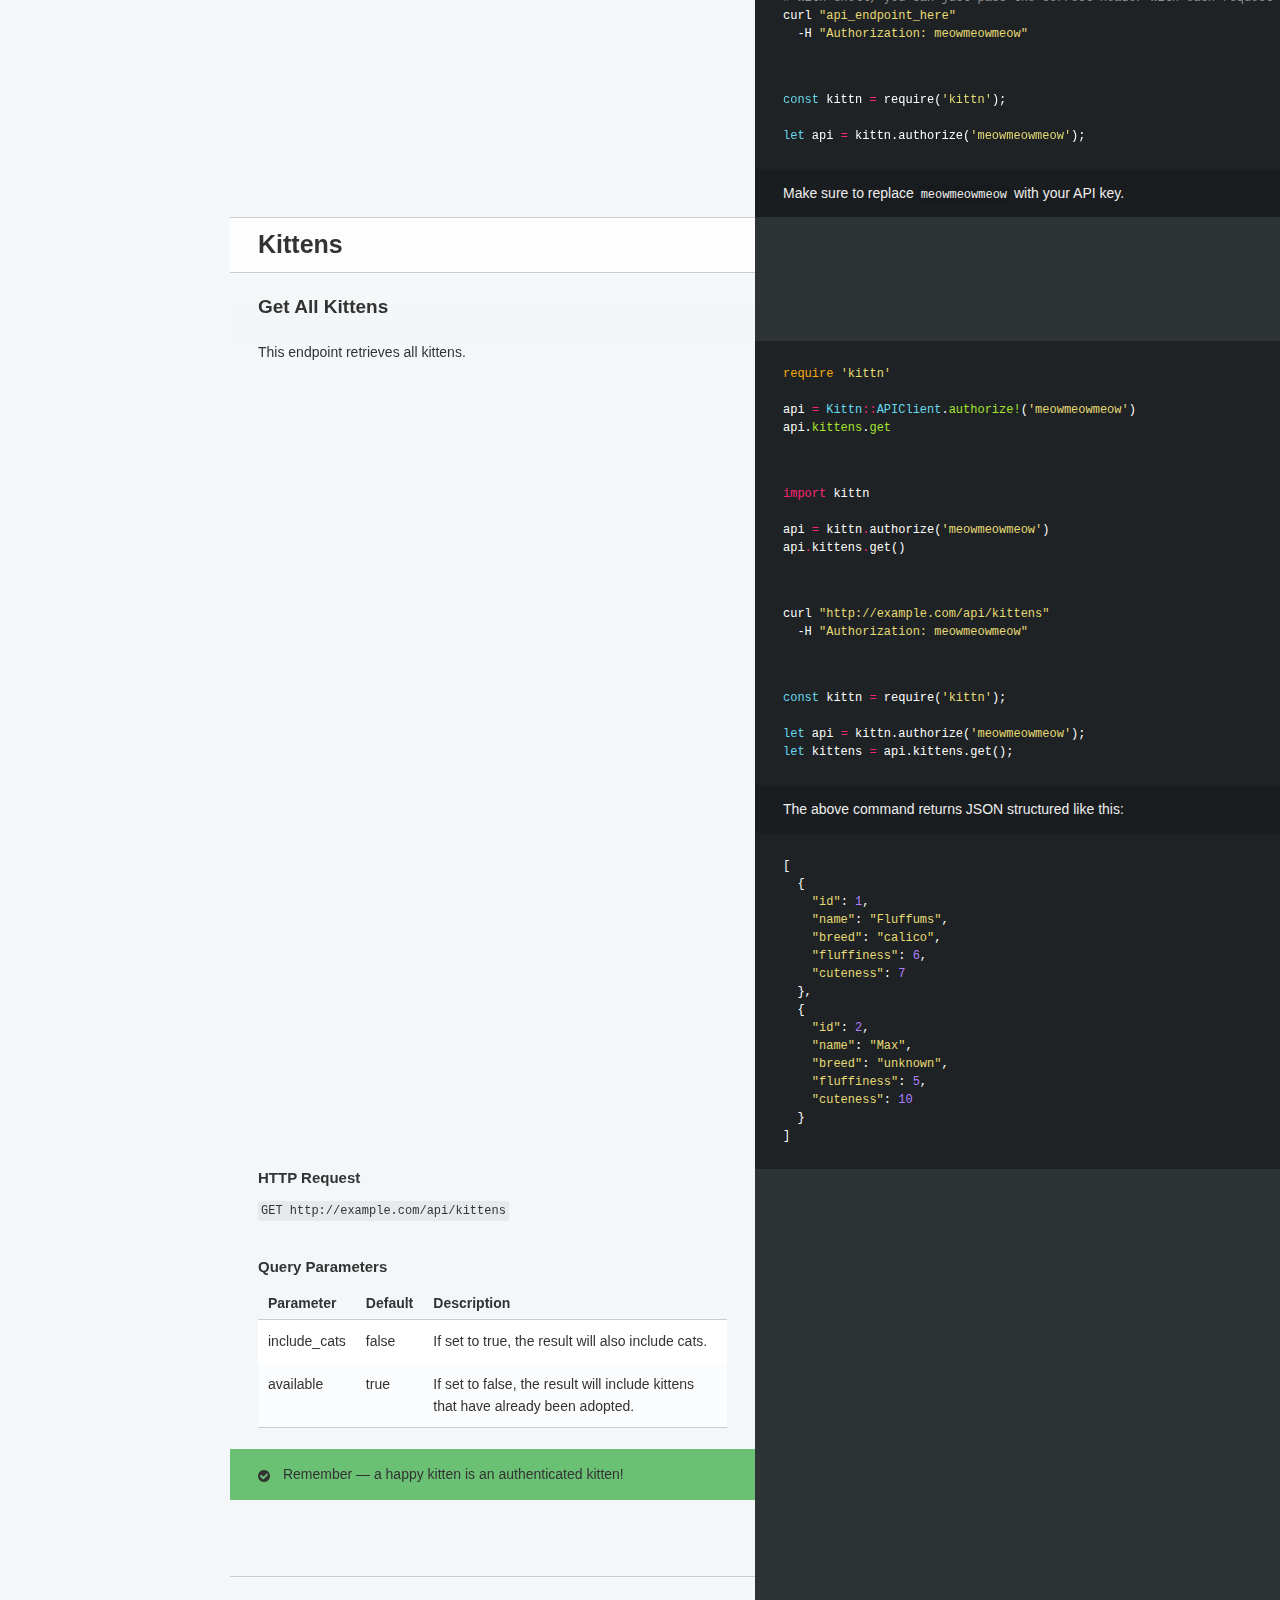
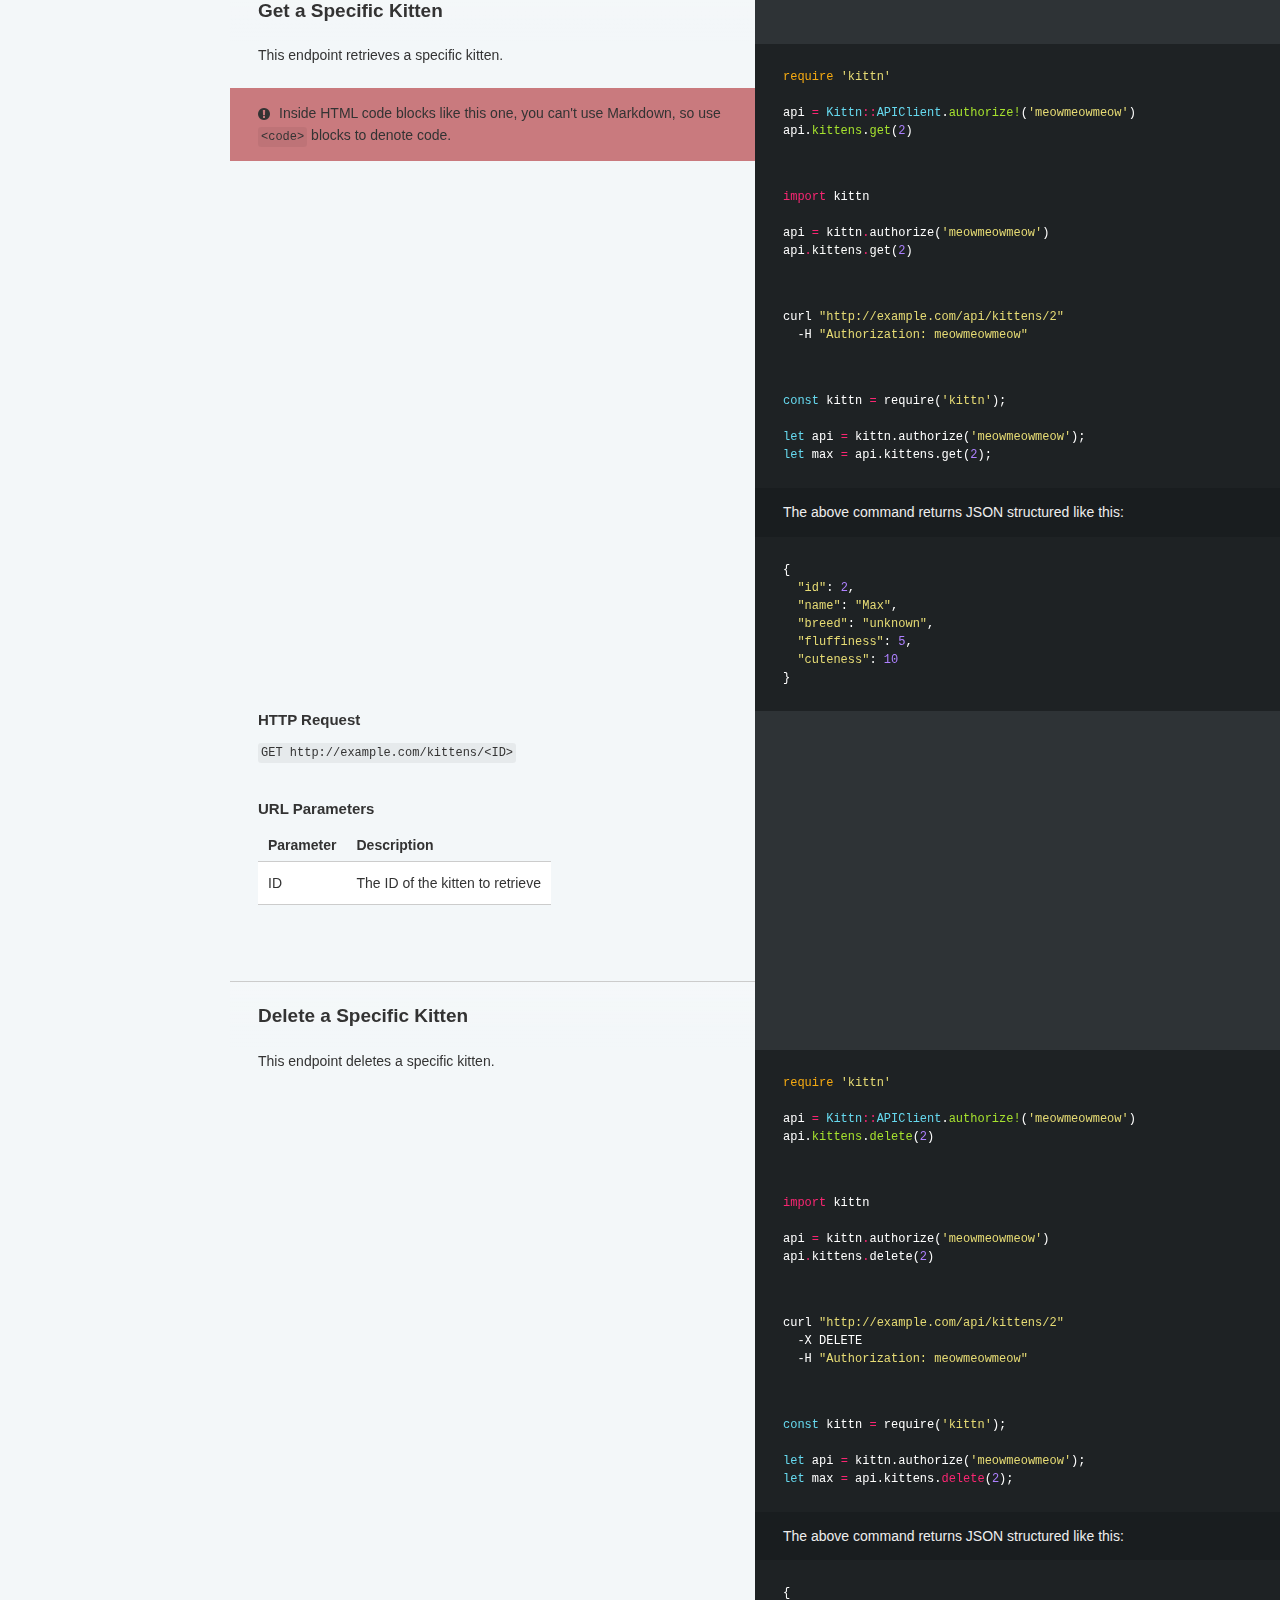
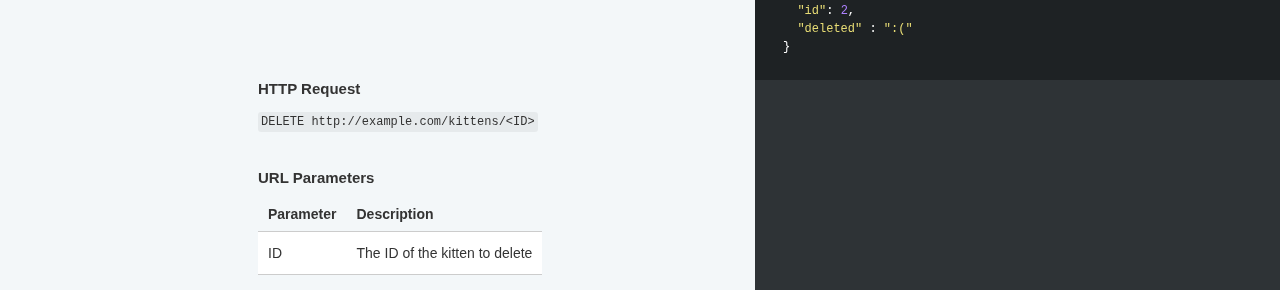
<file: v0.12.3/index.html>
<!doctype html>
<html>
  <head>
    <meta charset="utf-8">
    <meta content="IE=edge,chrome=1" http-equiv="X-UA-Compatible">
    <meta name="viewport" content="width=device-width, initial-scale=1, maximum-scale=1">
    <title>API Reference</title>

    <style>
      .highlight table td { padding: 5px; }
.highlight table pre { margin: 0; }
.highlight .gh {
  color: #999999;
}
.highlight .sr {
  color: #f6aa11;
}
.highlight .go {
  color: #888888;
}
.highlight .gp {
  color: #555555;
}
.highlight .gs {
}
.highlight .gu {
  color: #aaaaaa;
}
.highlight .nb {
  color: #f6aa11;
}
.highlight .cm {
  color: #75715e;
}
.highlight .cp {
  color: #75715e;
}
.highlight .c1 {
  color: #75715e;
}
.highlight .cs {
  color: #75715e;
}
.highlight .c, .highlight .cd {
  color: #75715e;
}
.highlight .err {
  color: #960050;
}
.highlight .gr {
  color: #960050;
}
.highlight .gt {
  color: #960050;
}
.highlight .gd {
  color: #49483e;
}
.highlight .gi {
  color: #49483e;
}
.highlight .ge {
  color: #49483e;
}
.highlight .kc {
  color: #66d9ef;
}
.highlight .kd {
  color: #66d9ef;
}
.highlight .kr {
  color: #66d9ef;
}
.highlight .no {
  color: #66d9ef;
}
.highlight .kt {
  color: #66d9ef;
}
.highlight .mf {
  color: #ae81ff;
}
.highlight .mh {
  color: #ae81ff;
}
.highlight .il {
  color: #ae81ff;
}
.highlight .mi {
  color: #ae81ff;
}
.highlight .mo {
  color: #ae81ff;
}
.highlight .m, .highlight .mb, .highlight .mx {
  color: #ae81ff;
}
.highlight .sc {
  color: #ae81ff;
}
.highlight .se {
  color: #ae81ff;
}
.highlight .ss {
  color: #ae81ff;
}
.highlight .sd {
  color: #e6db74;
}
.highlight .s2 {
  color: #e6db74;
}
.highlight .sb {
  color: #e6db74;
}
.highlight .sh {
  color: #e6db74;
}
.highlight .si {
  color: #e6db74;
}
.highlight .sx {
  color: #e6db74;
}
.highlight .s1 {
  color: #e6db74;
}
.highlight .s {
  color: #e6db74;
}
.highlight .na {
  color: #a6e22e;
}
.highlight .nc {
  color: #a6e22e;
}
.highlight .nd {
  color: #a6e22e;
}
.highlight .ne {
  color: #a6e22e;
}
.highlight .nf {
  color: #a6e22e;
}
.highlight .vc {
  color: #ffffff;
}
.highlight .nn {
  color: #ffffff;
}
.highlight .nl {
  color: #ffffff;
}
.highlight .ni {
  color: #ffffff;
}
.highlight .bp {
  color: #ffffff;
}
.highlight .vg {
  color: #ffffff;
}
.highlight .vi {
  color: #ffffff;
}
.highlight .nv {
  color: #ffffff;
}
.highlight .w {
  color: #ffffff;
}
.highlight {
  color: #ffffff;
}
.highlight .n, .highlight .py, .highlight .nx {
  color: #ffffff;
}
.highlight .ow {
  color: #f92672;
}
.highlight .nt {
  color: #f92672;
}
.highlight .k, .highlight .kv {
  color: #f92672;
}
.highlight .kn {
  color: #f92672;
}
.highlight .kp {
  color: #f92672;
}
.highlight .o {
  color: #f92672;
}
    </style>
    <link href="stylesheets/screen.css" rel="stylesheet" media="screen" />
    <link href="stylesheets/print.css" rel="stylesheet" media="print" />
      <script src="javascripts/all.js"></script>
  </head>

  <body class="index" data-languages="[&quot;cli&quot;]">
    <a href="#" id="nav-button">
      <span>
        NAV
        <img src="images/navbar.png" alt="Navbar" />
      </span>
    </a>
    <div class="toc-wrapper">
      <img src="images/logo.png" class="logo" alt="Logo" />
        <div class="lang-selector">
              <a href="#" data-language-name="cli">cli</a>
        </div>
        <div class="search">
          <input type="text" class="search" id="input-search" placeholder="Search">
        </div>
        <ul class="search-results"></ul>
      <div id="toc" class="toc-list-h1">
          <li>
            <a href="#dash-core-rpcs" class="toc-h1 toc-link" data-title="dash-core-rpcs">Dash Core RPCs</a>
              <ul class="toc-list-h2">
                  <li>
                    <a href="#abandontransaction" class="toc-h2 toc-link" data-title="abandontransaction">AbandonTransaction</a>




                  </li>
                  <li>
                    <a href="#getblock" class="toc-h2 toc-link" data-title="getblock">GetBlock</a>




                  </li>
                  <li>
                    <a href="#getgovernanceinfo" class="toc-h2 toc-link" data-title="getgovernanceinfo">GetGovernanceInfo</a>




                  </li>
              </ul>
          </li>
          <li>
            <a href="#previous-versions" class="toc-h1 toc-link" data-title="previous-versions">Previous Versions</a>
          </li>
          <li>
            <a href="#introduction" class="toc-h1 toc-link" data-title="introduction">Introduction</a>
          </li>
          <li>
            <a href="#authentication" class="toc-h1 toc-link" data-title="authentication">Authentication</a>
          </li>
          <li>
            <a href="#kittens" class="toc-h1 toc-link" data-title="kittens">Kittens</a>
              <ul class="toc-list-h2">
                  <li>
                    <a href="#get-all-kittens" class="toc-h2 toc-link" data-title="get-all-kittens">Get All Kittens</a>

                      <ul class="toc-list-h3">
                          <li>
                            <a href="#http-request" class="toc-h3 toc-link" data-title="HTTP Request">HTTP Request</a>
                          </li>
                          <li>
                            <a href="#query-parameters" class="toc-h3 toc-link" data-title="Query Parameters">Query Parameters</a>
                          </li>
                      </ul>



                  </li>
                  <li>
                    <a href="#get-a-specific-kitten" class="toc-h2 toc-link" data-title="get-a-specific-kitten">Get a Specific Kitten</a>

                      <ul class="toc-list-h3">
                          <li>
                            <a href="#http-request-2" class="toc-h3 toc-link" data-title="HTTP Request">HTTP Request</a>
                          </li>
                          <li>
                            <a href="#url-parameters" class="toc-h3 toc-link" data-title="URL Parameters">URL Parameters</a>
                          </li>
                      </ul>



                  </li>
                  <li>
                    <a href="#delete-a-specific-kitten" class="toc-h2 toc-link" data-title="delete-a-specific-kitten">Delete a Specific Kitten</a>

                      <ul class="toc-list-h3">
                          <li>
                            <a href="#http-request-3" class="toc-h3 toc-link" data-title="HTTP Request">HTTP Request</a>
                          </li>
                          <li>
                            <a href="#url-parameters-2" class="toc-h3 toc-link" data-title="URL Parameters">URL Parameters</a>
                          </li>
                      </ul>



                  </li>
              </ul>
          </li>
      </div>
        <ul class="toc-footer">
            <li><a href='https://dash-docs.github.io'>Dash Developer Documentation</a></li>
            <li><a href='https://github.com/lord/slate'>Documentation Powered by Slate</a></li>
        </ul>
    </div>
    <div class="page-wrapper">
      <div class="dark-box"></div>
      <div class="content">
        <h1 id='dash-core-rpcs'>Dash Core RPCs</h1><h2 id='abandontransaction'>AbandonTransaction</h2>
<p><em>Added in Bitcoin Core 0.12.0</em></p>

<p>The <code>abandontransaction</code> RPC marks an in-wallet transaction and all its in-wallet descendants as abandoned. This allows their inputs to be respent.</p>

<p><em>Parameter #1---a transaction identifier (TXID)</em></p>

<blockquote>
<p>Abandons the transaction on your node.</p>
</blockquote>
<pre class="highlight plaintext"><code>dash-cli abandontransaction fa3970c341c9f5de6ab13f128cbfec58d732e736a505fe32137ad551c799ecc4
</code></pre>
<table><thead>
<tr>
<th>Name</th>
<th>Type</th>
<th>Required</th>
<th>Description</th>
</tr>
</thead><tbody>
<tr>
<td>TXID</td>
<td>string (hex)</td>
<td>Required<br>(exactly 1)</td>
<td>The TXID of the transaction that you want to abandon.  The TXID must be encoded as hex in RPC byte order</td>
</tr>
</tbody></table>

<p><em>Result---<code>null</code> on success</em></p>

<blockquote>
<p>Result (no output from <code>dash-cli</code> because result is set to <code>null</code>).</p>
</blockquote>

<table><thead>
<tr>
<th>Name</th>
<th>Type</th>
<th>Required</th>
<th>Description</th>
</tr>
</thead><tbody>
<tr>
<td><code>result</code></td>
<td>null</td>
<td>Required<br>(exactly 1)</td>
<td>JSON <code>null</code> when the transaction and all descendants were abandoned</td>
</tr>
</tbody></table>

<p><em>See also</em></p>

<ul>
<li><a href="#getblock">Some other RPC</a>: Link to somewhere</li>
</ul>
<h2 id='getblock'>GetBlock</h2>
<p>The <code>getblock</code> RPC gets a block with a particular header hash from the local block database either as a JSON object or as a serialized block.</p>

<blockquote>
<p>Get a block in raw hex:</p>
</blockquote>
<pre class="highlight plaintext"><code>dash-cli -testnet getblock \
            0000000037955fcc39af8b1ae75914ffb422313c0fca7eba96a1ac99c2e57f84 \
            false

0100002011f5719a0a0c4881ff98b4a68c1c828dc3b10f5b51033f5f93d48dbf\
000000004b8e38f197d6ee878e160d2bae3ce05ab898a6252458ec67ce770140\
260397c4dd2ed659a1dd001d00636b5601010000000100000000000000000000\
00000000000000000000000000000000000000000000ffffffff4b02041204dd\
2ed65908fabe6d6d7445746d63506b62572d2d35584853467a765a6748696972\
30657a3a6f6d656e010000000000000017fffff9020000000d2f6e6f64655374\
726174756d2f00000000058028bb13010000001976a914bad55652dffb1af943\
41015c94feea79793442fd88ac40e553b1020000001976a9142b7856de53d4c1\
823090c98f8ad79862842c09b588ac4094dd89000000001976a914c2c29ebc78\
7954ef99d01c5f79115abf7012fb8e88ac4094dd89000000001976a914d7b47d\
4b40a23c389f5a17754d7f60f511c7d0ec88ac4094dd89000000001976a914dc\
3e0793134b081145ec0c67a9c72a7b297df27c88ac00000000
</code></pre>
<p><em>Parameter #1---header hash</em></p>

<table><thead>
<tr>
<th>Name</th>
<th>Type</th>
<th>Required</th>
<th>Description</th>
</tr>
</thead><tbody>
<tr>
<td>Header Hash</td>
<td>string (hex)</td>
<td>Required<br>(exactly 1)</td>
<td>The hash of the header of the block to get, encoded as hex in RPC byte order</td>
</tr>
</tbody></table>

<p><em>Parameter #2---whether to get JSON or hex output</em></p>

<table><thead>
<tr>
<th>Name</th>
<th>Type</th>
<th>Required</th>
<th>Description</th>
</tr>
</thead><tbody>
<tr>
<td>Format</td>
<td>boolean</td>
<td>Optional<br>(true or false)</td>
<td>Set to <code>false</code> to get the block in serialized block format; set to <code>true</code> (the default) to get the decoded block as a JSON object</td>
</tr>
</tbody></table>

<p><em>Result (if format was <code>false</code>)---a serialized block</em></p>

<table><thead>
<tr>
<th>Name</th>
<th>Type</th>
<th>Required</th>
<th>Description</th>
</tr>
</thead><tbody>
<tr>
<td><code>result</code></td>
<td>string (hex)/null</td>
<td>Required<br>(exactly 1</td>
<td>&quot;The requested block as a serialized block, encoded as hex, or JSON <code>null</code> if an error occurred</td>
</tr>
</tbody></table>

<blockquote>
<p>Get the same block in JSON:</p>
</blockquote>
<pre class="highlight plaintext"><code>dash-cli -testnet getblock \
  0000000037955fcc39af8b1ae75914ffb422313c0fca7eba96a1ac99c2e57f84
</code></pre><pre class="highlight json tab-json"><code><span class="p">{</span><span class="w">
  </span><span class="s2">"hash"</span><span class="p">:</span><span class="w"> </span><span class="s2">"0000000037955fcc39af8b1ae75914ffb422313c0fca7eba96a1ac99c2e57f84"</span><span class="p">,</span><span class="w">
  </span><span class="s2">"confirmations"</span><span class="p">:</span><span class="w"> </span><span class="mi">3</span><span class="p">,</span><span class="w">
  </span><span class="s2">"size"</span><span class="p">:</span><span class="w"> </span><span class="mi">377</span><span class="p">,</span><span class="w">
  </span><span class="s2">"height"</span><span class="p">:</span><span class="w"> </span><span class="mi">4612</span><span class="p">,</span><span class="w">
  </span><span class="s2">"version"</span><span class="p">:</span><span class="w"> </span><span class="mi">536870913</span><span class="p">,</span><span class="w">
  </span><span class="s2">"merkleroot"</span><span class="p">:</span><span class="w"> </span><span class="s2">"c4970326400177ce67ec582425a698b85ae03cae2b0d168e87eed697f1388e4b"</span><span class="p">,</span><span class="w">
  </span><span class="s2">"tx"</span><span class="p">:</span><span class="w"> </span><span class="p">[</span><span class="w">
    </span><span class="s2">"c4970326400177ce67ec582425a698b85ae03cae2b0d168e87eed697f1388e4b"</span><span class="w">
  </span><span class="p">],</span><span class="w">
  </span><span class="s2">"time"</span><span class="p">:</span><span class="w"> </span><span class="mi">1507208925</span><span class="p">,</span><span class="w">
  </span><span class="s2">"mediantime"</span><span class="p">:</span><span class="w"> </span><span class="mi">1507208645</span><span class="p">,</span><span class="w">
  </span><span class="s2">"nonce"</span><span class="p">:</span><span class="w"> </span><span class="mi">1449878272</span><span class="p">,</span><span class="w">
  </span><span class="s2">"bits"</span><span class="p">:</span><span class="w"> </span><span class="s2">"1d00dda1"</span><span class="p">,</span><span class="w">
  </span><span class="s2">"difficulty"</span><span class="p">:</span><span class="w"> </span><span class="mf">1.155066358813473</span><span class="p">,</span><span class="w">
  </span><span class="s2">"chainwork"</span><span class="p">:</span><span class="w"> </span><span class="s2">"000000000000000000000000000000000000000000000000000001c3e86f0f04"</span><span class="p">,</span><span class="w">
  </span><span class="s2">"previousblockhash"</span><span class="p">:</span><span class="w"> </span><span class="s2">"00000000bf8dd4935f3f03515b0fb1c38d821c8ca6b498ff81480c0a9a71f511"</span><span class="p">,</span><span class="w">
  </span><span class="s2">"nextblockhash"</span><span class="p">:</span><span class="w"> </span><span class="s2">"0000000028817c7fce55d802f3647640600535a983d00e16076f284ec6cb001b"</span><span class="w">
</span><span class="p">}</span><span class="w">
</span></code></pre>
<p><em>Result (if format was <code>true</code> or omitted)---a JSON block</em></p>

<table><thead>
<tr>
<th>Name</th>
<th>Type</th>
<th>Required</th>
<th>Description</th>
</tr>
</thead><tbody>
<tr>
<td><code>result</code></td>
<td>object/null</td>
<td>Required<br>(exactly 1)</td>
<td>An object containing the requested block, or JSON <code>null</code> if an error occurred</td>
</tr>
<tr>
<td>→<br><code>hash</code></td>
<td>string (hex)</td>
<td>Required<br>(exactly 1)</td>
<td>The hash of this block&#39;s block header encoded as hex in RPC byte order.  This is the same as the hash provided in parameter #1</td>
</tr>
<tr>
<td>→<br><code>confirmations</code></td>
<td>number (int)</td>
<td>Required<br>(exactly 1)</td>
<td>The number of confirmations the transactions in this block have, starting at 1 when this block is at the tip of the best block chain.  This score will be -1 if the the block is not part of the best block chain&quot;</td>
</tr>
<tr>
<td>→<br><code>size</code></td>
<td>number (int)</td>
<td>Required<br>(exactly 1)</td>
<td>The size of this block in serialized block format, counted in bytes&quot;</td>
</tr>
<tr>
<td>→<br><code>height</code></td>
<td>number (int)</td>
<td>Required<br>(exactly 1)</td>
<td>The height of this block on its block chain&quot;</td>
</tr>
<tr>
<td>→<br><code>version</code></td>
<td>number (int)</td>
<td>Required<br>(exactly 1)</td>
<td>This block&#39;s version number.  See [block version numbers][section block versions]&quot;</td>
</tr>
<tr>
<td>→<br><code>merkleroot</code></td>
<td>string (hex)</td>
<td>Required<br>(exactly 1)</td>
<td>The merkle root for this block, encoded as hex in RPC byte order&quot;</td>
</tr>
<tr>
<td>→<br><code>tx</code></td>
<td>array</td>
<td>Required<br>(exactly 1)</td>
<td>An array containing the TXIDs of all transactions in this block.  The transactions appear in the array in the same order they appear in the serialized block&quot;</td>
</tr>
<tr>
<td>→ →<br>TXID</td>
<td>string (hex)</td>
<td>Required<br>(1 or more)</td>
<td>The TXID of a transaction in this block, encoded as hex in RPC byte order&quot;</td>
</tr>
<tr>
<td>→<br><code>time</code></td>
<td>number (int)</td>
<td>Required<br>(exactly 1)</td>
<td>The value of the <em>time</em> field in the block header, indicating approximately when the block was created&quot;</td>
</tr>
<tr>
<td>→<br><code>mediantime</code></td>
<td>number (int)</td>
<td>Required<br>(exactly 1)</td>
<td><em>Added in Bitcoin Core 0.12.0</em><br><br>The median block time in Unix epoch time&quot;</td>
</tr>
<tr>
<td>→<br><code>nonce</code></td>
<td>number (int)</td>
<td>Required<br>(exactly 1)</td>
<td>The nonce which was successful at turning this particular block into one that could be added to the best block chain&quot;</td>
</tr>
<tr>
<td>→<br><code>bits</code></td>
<td>string (hex)</td>
<td>Required<br>(exactly 1)</td>
<td>The value of the <em>nBits</em> field in the block header, indicating the target threshold this block&#39;s header had to pass&quot;</td>
</tr>
<tr>
<td>→<br><code>difficulty</code></td>
<td>number (real)</td>
<td>Required<br>(exactly 1)</td>
<td>The estimated amount of work done to find this block relative to the estimated amount of work done to find block 0&quot;</td>
</tr>
<tr>
<td>→<br><code>chainwork</code></td>
<td>string (hex)</td>
<td>Required<br>(exactly 1)</td>
<td>The estimated number of block header hashes miners had to check from the genesis block to this block, encoded as big-endian hex&quot;</td>
</tr>
<tr>
<td>→<br><code>previousblockhash</code></td>
<td>string (hex)</td>
<td>Optional<br>(0 or 1)</td>
<td>The hash of the header of the previous block, encoded as hex in RPC byte order.  Not returned for genesis block&quot;</td>
</tr>
<tr>
<td>→<br><code>nextblockhash</code></td>
<td>string (hex)</td>
<td>Optional<br>(0 or 1)</td>
<td>The hash of the next block on the best block chain, if known, encoded as hex in RPC byte order&quot;</td>
</tr>
</tbody></table>
<h2 id='getgovernanceinfo'>GetGovernanceInfo</h2>
<p>The <code>getgovernanceinfo</code> RPC returns an object containing governance parameters.</p>

<blockquote>
<p>Example from Dash Core 0.12.3</p>
</blockquote>
<pre class="highlight plaintext"><code>dash-cli -testnet getgovernanceinfo
</code></pre>
<p><em>Parameters: none</em></p>

<blockquote>
<p>Result:</p>
</blockquote>
<pre class="highlight json tab-json"><code><span class="p">{</span><span class="w">
  </span><span class="s2">"governanceminquorum"</span><span class="p">:</span><span class="w"> </span><span class="mi">1</span><span class="p">,</span><span class="w">
  </span><span class="s2">"masternodewatchdogmaxseconds"</span><span class="p">:</span><span class="w"> </span><span class="mi">7200</span><span class="p">,</span><span class="w">
  </span><span class="s2">"sentinelpingmaxseconds"</span><span class="p">:</span><span class="w"> </span><span class="mi">7200</span><span class="p">,</span><span class="w">
  </span><span class="s2">"proposalfee"</span><span class="p">:</span><span class="w"> </span><span class="mf">5.00000000</span><span class="p">,</span><span class="w">
  </span><span class="s2">"superblockcycle"</span><span class="p">:</span><span class="w"> </span><span class="mi">24</span><span class="p">,</span><span class="w">
  </span><span class="s2">"lastsuperblock"</span><span class="p">:</span><span class="w"> </span><span class="mi">82704</span><span class="p">,</span><span class="w">
  </span><span class="s2">"nextsuperblock"</span><span class="p">:</span><span class="w"> </span><span class="mi">82728</span><span class="p">,</span><span class="w">
  </span><span class="s2">"maxgovobjdatasize"</span><span class="p">:</span><span class="w"> </span><span class="mi">16384</span><span class="w">
</span><span class="p">}</span><span class="w">
</span></code></pre>
<p><em>Result---information about the governance system</em></p>

<table><thead>
<tr>
<th>Name</th>
<th>Type</th>
<th>Required</th>
<th>Description</th>
</tr>
</thead><tbody>
<tr>
<td><code>result</code></td>
<td>object</td>
<td>Required<br>(exactly 1)</td>
<td>Information about the governance system</td>
</tr>
<tr>
<td>→<br><code>governanceminquorum</code></td>
<td>number (int)</td>
<td>Required<br>(exactly 1)</td>
<td>The absolute minimum number of votes needed to trigger a governance action</td>
</tr>
<tr>
<td>→<br><code>masternode</code><br><code>watchdogmaxseconds</code></td>
<td>number (int)</td>
<td>Required<br>(exactly 1)</td>
<td>Sentinel watchdog expiration time in seconds</td>
</tr>
<tr>
<td>→<br><code>sentinel</code><br><code>pingmaxseconds</code></td>
<td>number (int)</td>
<td>Required<br>(exactly 1)</td>
<td><em>Added in Dash Core 0.12.3</em><br><br> Sentinel ping expiration time in seconds</td>
</tr>
<tr>
<td>→<br><code>proposalfee</code></td>
<td>number (int)</td>
<td>Required<br>(exactly 1)</td>
<td>The collateral transaction fee which must be paid to create a proposal in Dash</td>
</tr>
<tr>
<td>→<br><code>superblockcycle</code></td>
<td>number (int)</td>
<td>Required<br>(exactly 1)</td>
<td>The number of blocks between superblocks</td>
</tr>
<tr>
<td>→<br><code>lastsuperblock</code></td>
<td>number (int)</td>
<td>Required<br>(exactly 1)</td>
<td>The block number of the last superblock</td>
</tr>
<tr>
<td>→<br><code>nextsuperblock</code></td>
<td>number (int)</td>
<td>Required<br>(exactly 1)</td>
<td>The block number of the next superblock</td>
</tr>
<tr>
<td>→<br><code>maxgovobjdatasize</code></td>
<td>number (int)</td>
<td>Required<br>(exactly 1)</td>
<td><em>Added in Dash Core 0.12.2.2</em><br><br>The maximum governance object data size in bytes</td>
</tr>
</tbody></table>
<h1 id='previous-versions'>Previous Versions</h1>
<p>Documentation is available for all previous releases:</p>

<ul>
<li><a href="../current/">Development version</a></li>
<li><a href="../v0.12.3/index.html">v0.12.3</a></li>
<li><a href="../v0.12.2/index.html">v0.12.2</a></li>
</ul>
<h1 id='introduction'>Introduction</h1>
<p>Welcome to the Kittn API! You can use our API to access Kittn API endpoints, which can get information on various cats, kittens, and breeds in our database.</p>

<p>We have language bindings in Shell, Ruby, and Python! You can view code examples in the dark area to the right, and you can switch the programming language of the examples with the tabs in the top right.</p>

<p>This example API documentation page was created with <a href="https://github.com/lord/slate">Slate</a>. Feel free to edit it and use it as a base for your own API&#39;s documentation.</p>
<h1 id='authentication'>Authentication</h1>
<blockquote>
<p>To authorize, use this code:</p>
</blockquote>
<pre class="highlight ruby tab-ruby"><code><span class="nb">require</span> <span class="s1">'kittn'</span>

<span class="n">api</span> <span class="o">=</span> <span class="no">Kittn</span><span class="o">::</span><span class="no">APIClient</span><span class="p">.</span><span class="nf">authorize!</span><span class="p">(</span><span class="s1">'meowmeowmeow'</span><span class="p">)</span>
</code></pre><pre class="highlight python tab-python"><code><span class="kn">import</span> <span class="nn">kittn</span>

<span class="n">api</span> <span class="o">=</span> <span class="n">kittn</span><span class="o">.</span><span class="n">authorize</span><span class="p">(</span><span class="s">'meowmeowmeow'</span><span class="p">)</span>
</code></pre><pre class="highlight shell tab-shell"><code><span class="c"># With shell, you can just pass the correct header with each request</span>
curl <span class="s2">"api_endpoint_here"</span>
  -H <span class="s2">"Authorization: meowmeowmeow"</span>
</code></pre><pre class="highlight javascript tab-javascript"><code><span class="kr">const</span> <span class="nx">kittn</span> <span class="o">=</span> <span class="nx">require</span><span class="p">(</span><span class="s1">'kittn'</span><span class="p">);</span>

<span class="kd">let</span> <span class="nx">api</span> <span class="o">=</span> <span class="nx">kittn</span><span class="p">.</span><span class="nx">authorize</span><span class="p">(</span><span class="s1">'meowmeowmeow'</span><span class="p">);</span>
</code></pre>
<blockquote>
<p>Make sure to replace <code>meowmeowmeow</code> with your API key.</p>
</blockquote>

<p>Kittn uses API keys to allow access to the API. You can register a new Kittn API key at our <a href="http://example.com/developers">developer portal</a>.</p>

<p>Kittn expects for the API key to be included in all API requests to the server in a header that looks like the following:</p>

<p><code>Authorization: meowmeowmeow</code></p>

<aside class="notice">
You must replace <code>meowmeowmeow</code> with your personal API key.
</aside>
<h1 id='kittens'>Kittens</h1><h2 id='get-all-kittens'>Get All Kittens</h2><pre class="highlight ruby tab-ruby"><code><span class="nb">require</span> <span class="s1">'kittn'</span>

<span class="n">api</span> <span class="o">=</span> <span class="no">Kittn</span><span class="o">::</span><span class="no">APIClient</span><span class="p">.</span><span class="nf">authorize!</span><span class="p">(</span><span class="s1">'meowmeowmeow'</span><span class="p">)</span>
<span class="n">api</span><span class="p">.</span><span class="nf">kittens</span><span class="p">.</span><span class="nf">get</span>
</code></pre><pre class="highlight python tab-python"><code><span class="kn">import</span> <span class="nn">kittn</span>

<span class="n">api</span> <span class="o">=</span> <span class="n">kittn</span><span class="o">.</span><span class="n">authorize</span><span class="p">(</span><span class="s">'meowmeowmeow'</span><span class="p">)</span>
<span class="n">api</span><span class="o">.</span><span class="n">kittens</span><span class="o">.</span><span class="n">get</span><span class="p">()</span>
</code></pre><pre class="highlight shell tab-shell"><code>curl <span class="s2">"http://example.com/api/kittens"</span>
  -H <span class="s2">"Authorization: meowmeowmeow"</span>
</code></pre><pre class="highlight javascript tab-javascript"><code><span class="kr">const</span> <span class="nx">kittn</span> <span class="o">=</span> <span class="nx">require</span><span class="p">(</span><span class="s1">'kittn'</span><span class="p">);</span>

<span class="kd">let</span> <span class="nx">api</span> <span class="o">=</span> <span class="nx">kittn</span><span class="p">.</span><span class="nx">authorize</span><span class="p">(</span><span class="s1">'meowmeowmeow'</span><span class="p">);</span>
<span class="kd">let</span> <span class="nx">kittens</span> <span class="o">=</span> <span class="nx">api</span><span class="p">.</span><span class="nx">kittens</span><span class="p">.</span><span class="nx">get</span><span class="p">();</span>
</code></pre>
<blockquote>
<p>The above command returns JSON structured like this:</p>
</blockquote>
<pre class="highlight json tab-json"><code><span class="p">[</span><span class="w">
  </span><span class="p">{</span><span class="w">
    </span><span class="s2">"id"</span><span class="p">:</span><span class="w"> </span><span class="mi">1</span><span class="p">,</span><span class="w">
    </span><span class="s2">"name"</span><span class="p">:</span><span class="w"> </span><span class="s2">"Fluffums"</span><span class="p">,</span><span class="w">
    </span><span class="s2">"breed"</span><span class="p">:</span><span class="w"> </span><span class="s2">"calico"</span><span class="p">,</span><span class="w">
    </span><span class="s2">"fluffiness"</span><span class="p">:</span><span class="w"> </span><span class="mi">6</span><span class="p">,</span><span class="w">
    </span><span class="s2">"cuteness"</span><span class="p">:</span><span class="w"> </span><span class="mi">7</span><span class="w">
  </span><span class="p">},</span><span class="w">
  </span><span class="p">{</span><span class="w">
    </span><span class="s2">"id"</span><span class="p">:</span><span class="w"> </span><span class="mi">2</span><span class="p">,</span><span class="w">
    </span><span class="s2">"name"</span><span class="p">:</span><span class="w"> </span><span class="s2">"Max"</span><span class="p">,</span><span class="w">
    </span><span class="s2">"breed"</span><span class="p">:</span><span class="w"> </span><span class="s2">"unknown"</span><span class="p">,</span><span class="w">
    </span><span class="s2">"fluffiness"</span><span class="p">:</span><span class="w"> </span><span class="mi">5</span><span class="p">,</span><span class="w">
    </span><span class="s2">"cuteness"</span><span class="p">:</span><span class="w"> </span><span class="mi">10</span><span class="w">
  </span><span class="p">}</span><span class="w">
</span><span class="p">]</span><span class="w">
</span></code></pre>
<p>This endpoint retrieves all kittens.</p>
<h3 id='http-request'>HTTP Request</h3>
<p><code>GET http://example.com/api/kittens</code></p>
<h3 id='query-parameters'>Query Parameters</h3>
<table><thead>
<tr>
<th>Parameter</th>
<th>Default</th>
<th>Description</th>
</tr>
</thead><tbody>
<tr>
<td>include_cats</td>
<td>false</td>
<td>If set to true, the result will also include cats.</td>
</tr>
<tr>
<td>available</td>
<td>true</td>
<td>If set to false, the result will include kittens that have already been adopted.</td>
</tr>
</tbody></table>

<aside class="success">
Remember — a happy kitten is an authenticated kitten!
</aside>
<h2 id='get-a-specific-kitten'>Get a Specific Kitten</h2><pre class="highlight ruby tab-ruby"><code><span class="nb">require</span> <span class="s1">'kittn'</span>

<span class="n">api</span> <span class="o">=</span> <span class="no">Kittn</span><span class="o">::</span><span class="no">APIClient</span><span class="p">.</span><span class="nf">authorize!</span><span class="p">(</span><span class="s1">'meowmeowmeow'</span><span class="p">)</span>
<span class="n">api</span><span class="p">.</span><span class="nf">kittens</span><span class="p">.</span><span class="nf">get</span><span class="p">(</span><span class="mi">2</span><span class="p">)</span>
</code></pre><pre class="highlight python tab-python"><code><span class="kn">import</span> <span class="nn">kittn</span>

<span class="n">api</span> <span class="o">=</span> <span class="n">kittn</span><span class="o">.</span><span class="n">authorize</span><span class="p">(</span><span class="s">'meowmeowmeow'</span><span class="p">)</span>
<span class="n">api</span><span class="o">.</span><span class="n">kittens</span><span class="o">.</span><span class="n">get</span><span class="p">(</span><span class="mi">2</span><span class="p">)</span>
</code></pre><pre class="highlight shell tab-shell"><code>curl <span class="s2">"http://example.com/api/kittens/2"</span>
  -H <span class="s2">"Authorization: meowmeowmeow"</span>
</code></pre><pre class="highlight javascript tab-javascript"><code><span class="kr">const</span> <span class="nx">kittn</span> <span class="o">=</span> <span class="nx">require</span><span class="p">(</span><span class="s1">'kittn'</span><span class="p">);</span>

<span class="kd">let</span> <span class="nx">api</span> <span class="o">=</span> <span class="nx">kittn</span><span class="p">.</span><span class="nx">authorize</span><span class="p">(</span><span class="s1">'meowmeowmeow'</span><span class="p">);</span>
<span class="kd">let</span> <span class="nx">max</span> <span class="o">=</span> <span class="nx">api</span><span class="p">.</span><span class="nx">kittens</span><span class="p">.</span><span class="nx">get</span><span class="p">(</span><span class="mi">2</span><span class="p">);</span>
</code></pre>
<blockquote>
<p>The above command returns JSON structured like this:</p>
</blockquote>
<pre class="highlight json tab-json"><code><span class="p">{</span><span class="w">
  </span><span class="s2">"id"</span><span class="p">:</span><span class="w"> </span><span class="mi">2</span><span class="p">,</span><span class="w">
  </span><span class="s2">"name"</span><span class="p">:</span><span class="w"> </span><span class="s2">"Max"</span><span class="p">,</span><span class="w">
  </span><span class="s2">"breed"</span><span class="p">:</span><span class="w"> </span><span class="s2">"unknown"</span><span class="p">,</span><span class="w">
  </span><span class="s2">"fluffiness"</span><span class="p">:</span><span class="w"> </span><span class="mi">5</span><span class="p">,</span><span class="w">
  </span><span class="s2">"cuteness"</span><span class="p">:</span><span class="w"> </span><span class="mi">10</span><span class="w">
</span><span class="p">}</span><span class="w">
</span></code></pre>
<p>This endpoint retrieves a specific kitten.</p>

<aside class="warning">Inside HTML code blocks like this one, you can't use Markdown, so use <code>&lt;code&gt;</code> blocks to denote code.</aside>
<h3 id='http-request-2'>HTTP Request</h3>
<p><code>GET http://example.com/kittens/&lt;ID&gt;</code></p>
<h3 id='url-parameters'>URL Parameters</h3>
<table><thead>
<tr>
<th>Parameter</th>
<th>Description</th>
</tr>
</thead><tbody>
<tr>
<td>ID</td>
<td>The ID of the kitten to retrieve</td>
</tr>
</tbody></table>
<h2 id='delete-a-specific-kitten'>Delete a Specific Kitten</h2><pre class="highlight ruby tab-ruby"><code><span class="nb">require</span> <span class="s1">'kittn'</span>

<span class="n">api</span> <span class="o">=</span> <span class="no">Kittn</span><span class="o">::</span><span class="no">APIClient</span><span class="p">.</span><span class="nf">authorize!</span><span class="p">(</span><span class="s1">'meowmeowmeow'</span><span class="p">)</span>
<span class="n">api</span><span class="p">.</span><span class="nf">kittens</span><span class="p">.</span><span class="nf">delete</span><span class="p">(</span><span class="mi">2</span><span class="p">)</span>
</code></pre><pre class="highlight python tab-python"><code><span class="kn">import</span> <span class="nn">kittn</span>

<span class="n">api</span> <span class="o">=</span> <span class="n">kittn</span><span class="o">.</span><span class="n">authorize</span><span class="p">(</span><span class="s">'meowmeowmeow'</span><span class="p">)</span>
<span class="n">api</span><span class="o">.</span><span class="n">kittens</span><span class="o">.</span><span class="n">delete</span><span class="p">(</span><span class="mi">2</span><span class="p">)</span>
</code></pre><pre class="highlight shell tab-shell"><code>curl <span class="s2">"http://example.com/api/kittens/2"</span>
  -X DELETE
  -H <span class="s2">"Authorization: meowmeowmeow"</span>
</code></pre><pre class="highlight javascript tab-javascript"><code><span class="kr">const</span> <span class="nx">kittn</span> <span class="o">=</span> <span class="nx">require</span><span class="p">(</span><span class="s1">'kittn'</span><span class="p">);</span>

<span class="kd">let</span> <span class="nx">api</span> <span class="o">=</span> <span class="nx">kittn</span><span class="p">.</span><span class="nx">authorize</span><span class="p">(</span><span class="s1">'meowmeowmeow'</span><span class="p">);</span>
<span class="kd">let</span> <span class="nx">max</span> <span class="o">=</span> <span class="nx">api</span><span class="p">.</span><span class="nx">kittens</span><span class="p">.</span><span class="k">delete</span><span class="p">(</span><span class="mi">2</span><span class="p">);</span>
</code></pre>
<blockquote>
<p>The above command returns JSON structured like this:</p>
</blockquote>
<pre class="highlight json tab-json"><code><span class="p">{</span><span class="w">
  </span><span class="s2">"id"</span><span class="p">:</span><span class="w"> </span><span class="mi">2</span><span class="p">,</span><span class="w">
  </span><span class="s2">"deleted"</span><span class="w"> </span><span class="p">:</span><span class="w"> </span><span class="s2">":("</span><span class="w">
</span><span class="p">}</span><span class="w">
</span></code></pre>
<p>This endpoint deletes a specific kitten.</p>
<h3 id='http-request-3'>HTTP Request</h3>
<p><code>DELETE http://example.com/kittens/&lt;ID&gt;</code></p>
<h3 id='url-parameters-2'>URL Parameters</h3>
<table><thead>
<tr>
<th>Parameter</th>
<th>Description</th>
</tr>
</thead><tbody>
<tr>
<td>ID</td>
<td>The ID of the kitten to delete</td>
</tr>
</tbody></table>

      </div>
      <div class="dark-box">
          <div class="lang-selector">
                <a href="#" data-language-name="cli">cli</a>
          </div>
      </div>
    </div>
  </body>
</html>
</file>
<file: current/stylesheets/screen.css>
/*! normalize.css v3.0.2 | MIT License | git.io/normalize */html{font-family:sans-serif;-ms-text-size-adjust:100%;-webkit-text-size-adjust:100%}body{margin:0}article,aside,details,figcaption,figure,footer,header,hgroup,main,menu,nav,section,summary{display:block}audio,canvas,progress,video{display:inline-block;vertical-align:baseline}audio:not([controls]){display:none;height:0}[hidden],template{display:none}a{background-color:transparent}a:active,a:hover{outline:0}abbr[title]{border-bottom:1px dotted}b,strong{font-weight:bold}dfn{font-style:italic}h1{font-size:2em;margin:0.67em 0}mark{background:#ff0;color:#000}small{font-size:80%}sub,sup{font-size:75%;line-height:0;position:relative;vertical-align:baseline}sup{top:-0.5em}sub{bottom:-0.25em}img{border:0}svg:not(:root){overflow:hidden}figure{margin:1em 40px}hr{box-sizing:content-box;height:0}pre{overflow:auto}code,kbd,pre,samp{font-family:monospace, monospace;font-size:1em}button,input,optgroup,select,textarea{color:inherit;font:inherit;margin:0}button{overflow:visible}button,select{text-transform:none}button,html input[type="button"],input[type="reset"],input[type="submit"]{-webkit-appearance:button;cursor:pointer}button[disabled],html input[disabled]{cursor:default}button::-moz-focus-inner,input::-moz-focus-inner{border:0;padding:0}input{line-height:normal}input[type="checkbox"],input[type="radio"]{box-sizing:border-box;padding:0}input[type="number"]::-webkit-inner-spin-button,input[type="number"]::-webkit-outer-spin-button{height:auto}input[type="search"]{-webkit-appearance:textfield;box-sizing:content-box}input[type="search"]::-webkit-search-cancel-button,input[type="search"]::-webkit-search-decoration{-webkit-appearance:none}fieldset{border:1px solid #c0c0c0;margin:0 2px;padding:0.35em 0.625em 0.75em}legend{border:0;padding:0}textarea{overflow:auto}optgroup{font-weight:bold}table{border-collapse:collapse;border-spacing:0}td,th{padding:0}.content h1,.content h2,.content h3,.content h4,.content h5,.content h6,html,body{font-family:-apple-system, BlinkMacSystemFont, "Segoe UI", Roboto, Helvetica, Arial, sans-serif, "Apple Color Emoji", "Segoe UI Emoji", "Segoe UI Symbol";font-size:14px}.content h1,.content h2,.content h3,.content h4,.content h5,.content h6{font-weight:bold}.content code,.content pre{font-family:Consolas, Menlo, Monaco, "Lucida Console", "Liberation Mono", "DejaVu Sans Mono", "Bitstream Vera Sans Mono", "Courier New", monospace, serif;font-size:12px;line-height:1.5}.content code{word-break:break-all;-webkit-hyphens:auto;-ms-hyphens:auto;hyphens:auto}@font-face{font-family:'slate';src:url(../fonts/slate.eot?-syv14m);src:url(../fonts/slate.eot?#iefix-syv14m) format("embedded-opentype"),url(../fonts/slate.woff2?-syv14m) format("woff2"),url(../fonts/slate.woff?-syv14m) format("woff"),url(../fonts/slate.ttf?-syv14m) format("truetype"),url(../fonts/slate.svg?-syv14m#slate) format("svg");font-weight:normal;font-style:normal}.content aside.warning:before,.content aside.notice:before,.content aside.success:before,.toc-wrapper>.search:before{font-family:'slate';speak:none;font-style:normal;font-weight:normal;font-variant:normal;text-transform:none;line-height:1}.content aside.warning:before{content:"\e600"}.content aside.notice:before{content:"\e602"}.content aside.success:before{content:"\e606"}.toc-wrapper>.search:before{content:"\e607"}html,body{color:#333;padding:0;margin:0;-webkit-font-smoothing:antialiased;-moz-osx-font-smoothing:grayscale;background-color:#F3F7F9;height:100%;-webkit-text-size-adjust:none}#toc>ul>li>a>span{float:right;background-color:#2484FF;border-radius:40px;width:20px}.toc-wrapper{transition:left 0.3s ease-in-out;overflow-y:auto;overflow-x:hidden;position:fixed;z-index:30;top:0;left:0;bottom:0;width:230px;background-color:#2E3336;font-size:13px;font-weight:bold}.toc-wrapper .lang-selector{display:none}.toc-wrapper .lang-selector a{padding-top:0.5em;padding-bottom:0.5em}.toc-wrapper .logo{display:block;max-width:100%;margin-bottom:0px}.toc-wrapper>.search{position:relative}.toc-wrapper>.search input{background:#2E3336;border-width:0 0 1px 0;border-color:#666;padding:6px 0 6px 20px;box-sizing:border-box;margin:10px 15px;width:200px;outline:none;color:#fff;border-radius:0}.toc-wrapper>.search:before{position:absolute;top:17px;left:15px;color:#fff}.toc-wrapper .search-results{margin-top:0;box-sizing:border-box;height:0;overflow-y:auto;overflow-x:hidden;transition-property:height, margin;transition-duration:180ms;transition-timing-function:ease-in-out;background:#1E2224}.toc-wrapper .search-results.visible{height:30%;margin-bottom:1em}.toc-wrapper .search-results li{margin:1em 15px;line-height:1}.toc-wrapper .search-results a{color:#fff;text-decoration:none}.toc-wrapper .search-results a:hover{text-decoration:underline}.toc-wrapper ul,.toc-wrapper li{list-style:none;margin:0;padding:0;line-height:28px}.toc-wrapper li{color:#fff;transition-property:background;transition-timing-function:linear;transition-duration:200ms}.toc-wrapper .toc-link.active{background-color:#0F75D4;color:#fff}.toc-wrapper .toc-link.active-parent{background-color:#1E2224;color:#fff}.toc-wrapper .toc-list-h2{display:none;background-color:#1E2224;font-weight:500}.toc-wrapper .toc-h2{padding-left:25px;font-size:12px}.toc-wrapper .toc-list-h3{display:none;background-color:#1E2224;font-weight:500}.toc-wrapper .toc-h3{padding-left:25px;font-size:12px}.toc-wrapper .toc-footer{padding:1em 0;margin-top:1em;border-top:1px dashed #666}.toc-wrapper .toc-footer li,.toc-wrapper .toc-footer a{color:#fff;text-decoration:none}.toc-wrapper .toc-footer a:hover{text-decoration:underline}.toc-wrapper .toc-footer li{font-size:0.8em;line-height:1.7;text-decoration:none}.toc-link,.toc-footer li{padding:0 15px 0 15px;display:block;overflow-x:hidden;white-space:nowrap;text-overflow:ellipsis;text-decoration:none;color:#fff;transition-property:background;transition-timing-function:linear;transition-duration:130ms}#nav-button{padding:0 1.5em 5em 0;display:none;position:fixed;top:0;left:0;z-index:100;color:#000;text-decoration:none;font-weight:bold;opacity:0.7;line-height:16px;transition:left 0.3s ease-in-out}#nav-button span{display:block;padding:6px 6px 6px;background-color:rgba(243,247,249,0.7);transform-origin:0 0;transform:rotate(-90deg) translate(-100%, 0);border-radius:0 0 0 5px}#nav-button img{height:16px;vertical-align:bottom}#nav-button:hover{opacity:1}#nav-button.open{left:230px}.page-wrapper{margin-left:230px;position:relative;z-index:10;background-color:#F3F7F9;min-height:100%;padding-bottom:1px}.page-wrapper .dark-box{width:50%;background-color:#2E3336;position:absolute;right:0;top:0;bottom:0}.page-wrapper .lang-selector{position:fixed;z-index:50;border-bottom:5px solid #2E3336}.lang-selector{background-color:#1E2224;width:100%;font-weight:bold}.lang-selector a{display:block;float:left;color:#fff;text-decoration:none;padding:0 10px;line-height:30px;outline:0}.lang-selector a:active,.lang-selector a:focus{background-color:#111;color:#fff}.lang-selector a.active{background-color:#2E3336;color:#fff}.lang-selector:after{content:'';clear:both;display:block}.content{-webkit-transform:translateZ(0);position:relative;z-index:30}.content:after{content:'';display:block;clear:both}.content>h1,.content>h2,.content>h3,.content>h4,.content>h5,.content>h6,.content>p,.content>table,.content>ul,.content>ol,.content>aside,.content>dl{margin-right:50%;padding:0 28px;box-sizing:border-box;display:block}.content>ul,.content>ol{padding-left:43px}.content>h1,.content>h2,.content>h3,.content>div{clear:both}.content h1{font-size:25px;padding-top:0.5em;padding-bottom:0.5em;margin-bottom:21px;margin-top:2em;border-top:1px solid #ccc;border-bottom:1px solid #ccc;background-color:#fdfdfd}.content h1:first-child,.content div:first-child+h1{border-top-width:0;margin-top:0}.content h2{font-size:19px;margin-top:4em;margin-bottom:0;border-top:1px solid #ccc;padding-top:1.2em;padding-bottom:1.2em;background-image:linear-gradient(to bottom, rgba(255,255,255,0.2), rgba(255,255,255,0))}.content h1+h2,.content h1+div+h2{margin-top:-21px;border-top:none}.content h3,.content h4,.content h5,.content h6{font-size:15px;margin-top:2.5em;margin-bottom:0.8em}.content h4,.content h5,.content h6{font-size:10px}.content hr{margin:2em 0;border-top:2px solid #2E3336;border-bottom:2px solid #F3F7F9}.content table{margin-bottom:1em;overflow:auto}.content table th,.content table td{text-align:left;vertical-align:top;line-height:1.6}.content table th code,.content table td code{white-space:nowrap}.content table th{padding:5px 10px;border-bottom:1px solid #ccc;vertical-align:bottom}.content table td{padding:10px}.content table tr:last-child{border-bottom:1px solid #ccc}.content table tr:nth-child(odd)>td{background-color:white}.content table tr:nth-child(even)>td{background-color:#fbfcfd}.content dt{font-weight:bold}.content dd{margin-left:15px}.content p,.content li,.content dt,.content dd{line-height:1.6;margin-top:0}.content img{max-width:100%}.content code{background-color:rgba(0,0,0,0.05);padding:3px;border-radius:3px}.content pre>code{background-color:transparent;padding:0}.content aside{padding-top:1em;padding-bottom:1em;margin-top:1.5em;margin-bottom:1.5em;background:#8fbcd4;line-height:1.6}.content aside.warning{background-color:#c97a7e}.content aside.success{background-color:#6ac174}.content aside:before{vertical-align:middle;padding-right:0.5em;font-size:14px}.content .search-highlight{padding:2px;margin:-3px;border-radius:4px;border:1px solid #F7E633;background:linear-gradient(to top left, #F7E633 0%, #F1D32F 100%)}.content pre,.content blockquote{background-color:#1E2224;color:#fff;margin:0;width:50%;float:right;clear:right;box-sizing:border-box}.content pre>p,.content blockquote>p{margin:0}.content pre a,.content blockquote a{color:#fff;text-decoration:none;border-bottom:dashed 1px #ccc}.content pre{padding-top:2em;padding-bottom:2em;padding:2em 28px}.content blockquote>p{background-color:#191D1F;padding:13px 2em;color:#eee}@media (max-width: 930px){.toc-wrapper{left:-230px}.toc-wrapper.open{left:0}.page-wrapper{margin-left:0}#nav-button{display:block}.toc-link{padding-top:0.3em;padding-bottom:0.3em}}@media (max-width: 700px){.dark-box{display:none}.content>h1,.content>h2,.content>h3,.content>h4,.content>h5,.content>h6,.content>p,.content>table,.content>ul,.content>ol,.content>aside,.content>dl{margin-right:0}.toc-wrapper .lang-selector{display:block}.page-wrapper .lang-selector{display:none}.content pre,.content blockquote{width:auto;float:none}.content>pre+h1,.content>blockquote+h1,.content>pre+h2,.content>blockquote+h2,.content>pre+h3,.content>blockquote+h3,.content>pre+h4,.content>blockquote+h4,.content>pre+h5,.content>blockquote+h5,.content>pre+h6,.content>blockquote+h6,.content>pre+p,.content>blockquote+p,.content>pre+table,.content>blockquote+table,.content>pre+ul,.content>blockquote+ul,.content>pre+ol,.content>blockquote+ol,.content>pre+aside,.content>blockquote+aside,.content>pre+dl,.content>blockquote+dl{margin-top:28px}}.highlight .c,.highlight .cm,.highlight .c1,.highlight .cs{color:#909090}.highlight,.highlight .w{background-color:#1E2224}
</file>
<file: current/stylesheets/print.css>
/*! normalize.css v3.0.2 | MIT License | git.io/normalize */html{font-family:sans-serif;-ms-text-size-adjust:100%;-webkit-text-size-adjust:100%}body{margin:0}article,aside,details,figcaption,figure,footer,header,hgroup,main,menu,nav,section,summary{display:block}audio,canvas,progress,video{display:inline-block;vertical-align:baseline}audio:not([controls]){display:none;height:0}[hidden],template{display:none}a{background-color:transparent}a:active,a:hover{outline:0}abbr[title]{border-bottom:1px dotted}b,strong{font-weight:bold}dfn{font-style:italic}h1{font-size:2em;margin:0.67em 0}mark{background:#ff0;color:#000}small{font-size:80%}sub,sup{font-size:75%;line-height:0;position:relative;vertical-align:baseline}sup{top:-0.5em}sub{bottom:-0.25em}img{border:0}svg:not(:root){overflow:hidden}figure{margin:1em 40px}hr{box-sizing:content-box;height:0}pre{overflow:auto}code,kbd,pre,samp{font-family:monospace, monospace;font-size:1em}button,input,optgroup,select,textarea{color:inherit;font:inherit;margin:0}button{overflow:visible}button,select{text-transform:none}button,html input[type="button"],input[type="reset"],input[type="submit"]{-webkit-appearance:button;cursor:pointer}button[disabled],html input[disabled]{cursor:default}button::-moz-focus-inner,input::-moz-focus-inner{border:0;padding:0}input{line-height:normal}input[type="checkbox"],input[type="radio"]{box-sizing:border-box;padding:0}input[type="number"]::-webkit-inner-spin-button,input[type="number"]::-webkit-outer-spin-button{height:auto}input[type="search"]{-webkit-appearance:textfield;box-sizing:content-box}input[type="search"]::-webkit-search-cancel-button,input[type="search"]::-webkit-search-decoration{-webkit-appearance:none}fieldset{border:1px solid #c0c0c0;margin:0 2px;padding:0.35em 0.625em 0.75em}legend{border:0;padding:0}textarea{overflow:auto}optgroup{font-weight:bold}table{border-collapse:collapse;border-spacing:0}td,th{padding:0}.content h1,.content h2,.content h3,.content h4,body{font-family:-apple-system, BlinkMacSystemFont, "Segoe UI", Roboto, Helvetica, Arial, sans-serif, "Apple Color Emoji", "Segoe UI Emoji", "Segoe UI Symbol";font-size:14px}.content h1,.content h2,.content h3,.content h4{font-weight:bold}.content pre,.content code{font-family:Consolas, Menlo, Monaco, "Lucida Console", "Liberation Mono", "DejaVu Sans Mono", "Bitstream Vera Sans Mono", "Courier New", monospace, serif;font-size:12px;line-height:1.5}.content pre,.content code{word-break:break-all;-webkit-hyphens:auto;-ms-hyphens:auto;hyphens:auto}@font-face{font-family:'slate';src:url(../fonts/slate.eot?-syv14m);src:url(../fonts/slate.eot?#iefix-syv14m) format("embedded-opentype"),url(../fonts/slate.woff2?-syv14m) format("woff2"),url(../fonts/slate.woff?-syv14m) format("woff"),url(../fonts/slate.ttf?-syv14m) format("truetype"),url(../fonts/slate.svg?-syv14m#slate) format("svg");font-weight:normal;font-style:normal}.content aside.warning:before,.content aside.notice:before,.content aside.success:before{font-family:'slate';speak:none;font-style:normal;font-weight:normal;font-variant:normal;text-transform:none;line-height:1}.content aside.warning:before{content:"\e600"}.content aside.notice:before{content:"\e602"}.content aside.success:before{content:"\e606"}.tocify,.toc-footer,.lang-selector,.search,#nav-button{display:none}.tocify-wrapper>img{margin:0 auto;display:block}.content{font-size:14px}.content pre,.content code{border:1px solid #999;border-radius:5px;font-size:0.8em}.content pre code{border:0}.content pre{padding:1.3em}.content code{padding:0.2em}.content table{border:1px solid #999}.content table tr{border-bottom:1px solid #999}.content table td,.content table th{padding:0.7em}.content p{line-height:1.5}.content a{text-decoration:none;color:#000}.content h1{font-size:2.5em;padding-top:0.5em;padding-bottom:0.5em;margin-top:1em;margin-bottom:21px;border:2px solid #ccc;border-width:2px 0;text-align:center}.content h2{font-size:1.8em;margin-top:2em;border-top:2px solid #ccc;padding-top:0.8em}.content h1+h2,.content h1+div+h2{border-top:none;padding-top:0;margin-top:0}.content h3,.content h4{font-size:0.8em;margin-top:1.5em;margin-bottom:0.8em;text-transform:uppercase}.content h5,.content h6{text-transform:uppercase}.content aside{padding:1em;border:1px solid #ccc;border-radius:5px;margin-top:1.5em;margin-bottom:1.5em;line-height:1.6}.content aside:before{vertical-align:middle;padding-right:0.5em;font-size:14px}
</file>
<file: v0.12.2/stylesheets/screen.css>
/*! normalize.css v3.0.2 | MIT License | git.io/normalize */html{font-family:sans-serif;-ms-text-size-adjust:100%;-webkit-text-size-adjust:100%}body{margin:0}article,aside,details,figcaption,figure,footer,header,hgroup,main,menu,nav,section,summary{display:block}audio,canvas,progress,video{display:inline-block;vertical-align:baseline}audio:not([controls]){display:none;height:0}[hidden],template{display:none}a{background-color:transparent}a:active,a:hover{outline:0}abbr[title]{border-bottom:1px dotted}b,strong{font-weight:bold}dfn{font-style:italic}h1{font-size:2em;margin:0.67em 0}mark{background:#ff0;color:#000}small{font-size:80%}sub,sup{font-size:75%;line-height:0;position:relative;vertical-align:baseline}sup{top:-0.5em}sub{bottom:-0.25em}img{border:0}svg:not(:root){overflow:hidden}figure{margin:1em 40px}hr{box-sizing:content-box;height:0}pre{overflow:auto}code,kbd,pre,samp{font-family:monospace, monospace;font-size:1em}button,input,optgroup,select,textarea{color:inherit;font:inherit;margin:0}button{overflow:visible}button,select{text-transform:none}button,html input[type="button"],input[type="reset"],input[type="submit"]{-webkit-appearance:button;cursor:pointer}button[disabled],html input[disabled]{cursor:default}button::-moz-focus-inner,input::-moz-focus-inner{border:0;padding:0}input{line-height:normal}input[type="checkbox"],input[type="radio"]{box-sizing:border-box;padding:0}input[type="number"]::-webkit-inner-spin-button,input[type="number"]::-webkit-outer-spin-button{height:auto}input[type="search"]{-webkit-appearance:textfield;box-sizing:content-box}input[type="search"]::-webkit-search-cancel-button,input[type="search"]::-webkit-search-decoration{-webkit-appearance:none}fieldset{border:1px solid #c0c0c0;margin:0 2px;padding:0.35em 0.625em 0.75em}legend{border:0;padding:0}textarea{overflow:auto}optgroup{font-weight:bold}table{border-collapse:collapse;border-spacing:0}td,th{padding:0}.content h1,.content h2,.content h3,.content h4,.content h5,.content h6,html,body{font-family:-apple-system, BlinkMacSystemFont, "Segoe UI", Roboto, Helvetica, Arial, sans-serif, "Apple Color Emoji", "Segoe UI Emoji", "Segoe UI Symbol";font-size:14px}.content h1,.content h2,.content h3,.content h4,.content h5,.content h6{font-weight:bold}.content code,.content pre{font-family:Consolas, Menlo, Monaco, "Lucida Console", "Liberation Mono", "DejaVu Sans Mono", "Bitstream Vera Sans Mono", "Courier New", monospace, serif;font-size:12px;line-height:1.5}.content code{word-break:break-all;-webkit-hyphens:auto;-ms-hyphens:auto;hyphens:auto}@font-face{font-family:'slate';src:url(../fonts/slate.eot?-syv14m);src:url(../fonts/slate.eot?#iefix-syv14m) format("embedded-opentype"),url(../fonts/slate.woff2?-syv14m) format("woff2"),url(../fonts/slate.woff?-syv14m) format("woff"),url(../fonts/slate.ttf?-syv14m) format("truetype"),url(../fonts/slate.svg?-syv14m#slate) format("svg");font-weight:normal;font-style:normal}.content aside.warning:before,.content aside.notice:before,.content aside.success:before,.toc-wrapper>.search:before{font-family:'slate';speak:none;font-style:normal;font-weight:normal;font-variant:normal;text-transform:none;line-height:1}.content aside.warning:before{content:"\e600"}.content aside.notice:before{content:"\e602"}.content aside.success:before{content:"\e606"}.toc-wrapper>.search:before{content:"\e607"}html,body{color:#333;padding:0;margin:0;-webkit-font-smoothing:antialiased;-moz-osx-font-smoothing:grayscale;background-color:#F3F7F9;height:100%;-webkit-text-size-adjust:none}#toc>ul>li>a>span{float:right;background-color:#2484FF;border-radius:40px;width:20px}.toc-wrapper{transition:left 0.3s ease-in-out;overflow-y:auto;overflow-x:hidden;position:fixed;z-index:30;top:0;left:0;bottom:0;width:230px;background-color:#2E3336;font-size:13px;font-weight:bold}.toc-wrapper .lang-selector{display:none}.toc-wrapper .lang-selector a{padding-top:0.5em;padding-bottom:0.5em}.toc-wrapper .logo{display:block;max-width:100%;margin-bottom:0px}.toc-wrapper>.search{position:relative}.toc-wrapper>.search input{background:#2E3336;border-width:0 0 1px 0;border-color:#666;padding:6px 0 6px 20px;box-sizing:border-box;margin:10px 15px;width:200px;outline:none;color:#fff;border-radius:0}.toc-wrapper>.search:before{position:absolute;top:17px;left:15px;color:#fff}.toc-wrapper .search-results{margin-top:0;box-sizing:border-box;height:0;overflow-y:auto;overflow-x:hidden;transition-property:height, margin;transition-duration:180ms;transition-timing-function:ease-in-out;background:#1E2224}.toc-wrapper .search-results.visible{height:30%;margin-bottom:1em}.toc-wrapper .search-results li{margin:1em 15px;line-height:1}.toc-wrapper .search-results a{color:#fff;text-decoration:none}.toc-wrapper .search-results a:hover{text-decoration:underline}.toc-wrapper ul,.toc-wrapper li{list-style:none;margin:0;padding:0;line-height:28px}.toc-wrapper li{color:#fff;transition-property:background;transition-timing-function:linear;transition-duration:200ms}.toc-wrapper .toc-link.active{background-color:#0F75D4;color:#fff}.toc-wrapper .toc-link.active-parent{background-color:#1E2224;color:#fff}.toc-wrapper .toc-list-h2{display:none;background-color:#1E2224;font-weight:500}.toc-wrapper .toc-h2{padding-left:25px;font-size:12px}.toc-wrapper .toc-list-h3{display:none;background-color:#1E2224;font-weight:500}.toc-wrapper .toc-h3{padding-left:25px;font-size:12px}.toc-wrapper .toc-footer{padding:1em 0;margin-top:1em;border-top:1px dashed #666}.toc-wrapper .toc-footer li,.toc-wrapper .toc-footer a{color:#fff;text-decoration:none}.toc-wrapper .toc-footer a:hover{text-decoration:underline}.toc-wrapper .toc-footer li{font-size:0.8em;line-height:1.7;text-decoration:none}.toc-link,.toc-footer li{padding:0 15px 0 15px;display:block;overflow-x:hidden;white-space:nowrap;text-overflow:ellipsis;text-decoration:none;color:#fff;transition-property:background;transition-timing-function:linear;transition-duration:130ms}#nav-button{padding:0 1.5em 5em 0;display:none;position:fixed;top:0;left:0;z-index:100;color:#000;text-decoration:none;font-weight:bold;opacity:0.7;line-height:16px;transition:left 0.3s ease-in-out}#nav-button span{display:block;padding:6px 6px 6px;background-color:rgba(243,247,249,0.7);transform-origin:0 0;transform:rotate(-90deg) translate(-100%, 0);border-radius:0 0 0 5px}#nav-button img{height:16px;vertical-align:bottom}#nav-button:hover{opacity:1}#nav-button.open{left:230px}.page-wrapper{margin-left:230px;position:relative;z-index:10;background-color:#F3F7F9;min-height:100%;padding-bottom:1px}.page-wrapper .dark-box{width:50%;background-color:#2E3336;position:absolute;right:0;top:0;bottom:0}.page-wrapper .lang-selector{position:fixed;z-index:50;border-bottom:5px solid #2E3336}.lang-selector{background-color:#1E2224;width:100%;font-weight:bold}.lang-selector a{display:block;float:left;color:#fff;text-decoration:none;padding:0 10px;line-height:30px;outline:0}.lang-selector a:active,.lang-selector a:focus{background-color:#111;color:#fff}.lang-selector a.active{background-color:#2E3336;color:#fff}.lang-selector:after{content:'';clear:both;display:block}.content{-webkit-transform:translateZ(0);position:relative;z-index:30}.content:after{content:'';display:block;clear:both}.content>h1,.content>h2,.content>h3,.content>h4,.content>h5,.content>h6,.content>p,.content>table,.content>ul,.content>ol,.content>aside,.content>dl{margin-right:50%;padding:0 28px;box-sizing:border-box;display:block}.content>ul,.content>ol{padding-left:43px}.content>h1,.content>h2,.content>h3,.content>div{clear:both}.content h1{font-size:25px;padding-top:0.5em;padding-bottom:0.5em;margin-bottom:21px;margin-top:2em;border-top:1px solid #ccc;border-bottom:1px solid #ccc;background-color:#fdfdfd}.content h1:first-child,.content div:first-child+h1{border-top-width:0;margin-top:0}.content h2{font-size:19px;margin-top:4em;margin-bottom:0;border-top:1px solid #ccc;padding-top:1.2em;padding-bottom:1.2em;background-image:linear-gradient(to bottom, rgba(255,255,255,0.2), rgba(255,255,255,0))}.content h1+h2,.content h1+div+h2{margin-top:-21px;border-top:none}.content h3,.content h4,.content h5,.content h6{font-size:15px;margin-top:2.5em;margin-bottom:0.8em}.content h4,.content h5,.content h6{font-size:10px}.content hr{margin:2em 0;border-top:2px solid #2E3336;border-bottom:2px solid #F3F7F9}.content table{margin-bottom:1em;overflow:auto}.content table th,.content table td{text-align:left;vertical-align:top;line-height:1.6}.content table th code,.content table td code{white-space:nowrap}.content table th{padding:5px 10px;border-bottom:1px solid #ccc;vertical-align:bottom}.content table td{padding:10px}.content table tr:last-child{border-bottom:1px solid #ccc}.content table tr:nth-child(odd)>td{background-color:white}.content table tr:nth-child(even)>td{background-color:#fbfcfd}.content dt{font-weight:bold}.content dd{margin-left:15px}.content p,.content li,.content dt,.content dd{line-height:1.6;margin-top:0}.content img{max-width:100%}.content code{background-color:rgba(0,0,0,0.05);padding:3px;border-radius:3px}.content pre>code{background-color:transparent;padding:0}.content aside{padding-top:1em;padding-bottom:1em;margin-top:1.5em;margin-bottom:1.5em;background:#8fbcd4;line-height:1.6}.content aside.warning{background-color:#c97a7e}.content aside.success{background-color:#6ac174}.content aside:before{vertical-align:middle;padding-right:0.5em;font-size:14px}.content .search-highlight{padding:2px;margin:-3px;border-radius:4px;border:1px solid #F7E633;background:linear-gradient(to top left, #F7E633 0%, #F1D32F 100%)}.content pre,.content blockquote{background-color:#1E2224;color:#fff;margin:0;width:50%;float:right;clear:right;box-sizing:border-box}.content pre>p,.content blockquote>p{margin:0}.content pre a,.content blockquote a{color:#fff;text-decoration:none;border-bottom:dashed 1px #ccc}.content pre{padding-top:2em;padding-bottom:2em;padding:2em 28px}.content blockquote>p{background-color:#191D1F;padding:13px 2em;color:#eee}@media (max-width: 930px){.toc-wrapper{left:-230px}.toc-wrapper.open{left:0}.page-wrapper{margin-left:0}#nav-button{display:block}.toc-link{padding-top:0.3em;padding-bottom:0.3em}}@media (max-width: 700px){.dark-box{display:none}.content>h1,.content>h2,.content>h3,.content>h4,.content>h5,.content>h6,.content>p,.content>table,.content>ul,.content>ol,.content>aside,.content>dl{margin-right:0}.toc-wrapper .lang-selector{display:block}.page-wrapper .lang-selector{display:none}.content pre,.content blockquote{width:auto;float:none}.content>pre+h1,.content>blockquote+h1,.content>pre+h2,.content>blockquote+h2,.content>pre+h3,.content>blockquote+h3,.content>pre+h4,.content>blockquote+h4,.content>pre+h5,.content>blockquote+h5,.content>pre+h6,.content>blockquote+h6,.content>pre+p,.content>blockquote+p,.content>pre+table,.content>blockquote+table,.content>pre+ul,.content>blockquote+ul,.content>pre+ol,.content>blockquote+ol,.content>pre+aside,.content>blockquote+aside,.content>pre+dl,.content>blockquote+dl{margin-top:28px}}.highlight .c,.highlight .cm,.highlight .c1,.highlight .cs{color:#909090}.highlight,.highlight .w{background-color:#1E2224}
</file>
<file: v0.12.2/stylesheets/print.css>
/*! normalize.css v3.0.2 | MIT License | git.io/normalize */html{font-family:sans-serif;-ms-text-size-adjust:100%;-webkit-text-size-adjust:100%}body{margin:0}article,aside,details,figcaption,figure,footer,header,hgroup,main,menu,nav,section,summary{display:block}audio,canvas,progress,video{display:inline-block;vertical-align:baseline}audio:not([controls]){display:none;height:0}[hidden],template{display:none}a{background-color:transparent}a:active,a:hover{outline:0}abbr[title]{border-bottom:1px dotted}b,strong{font-weight:bold}dfn{font-style:italic}h1{font-size:2em;margin:0.67em 0}mark{background:#ff0;color:#000}small{font-size:80%}sub,sup{font-size:75%;line-height:0;position:relative;vertical-align:baseline}sup{top:-0.5em}sub{bottom:-0.25em}img{border:0}svg:not(:root){overflow:hidden}figure{margin:1em 40px}hr{box-sizing:content-box;height:0}pre{overflow:auto}code,kbd,pre,samp{font-family:monospace, monospace;font-size:1em}button,input,optgroup,select,textarea{color:inherit;font:inherit;margin:0}button{overflow:visible}button,select{text-transform:none}button,html input[type="button"],input[type="reset"],input[type="submit"]{-webkit-appearance:button;cursor:pointer}button[disabled],html input[disabled]{cursor:default}button::-moz-focus-inner,input::-moz-focus-inner{border:0;padding:0}input{line-height:normal}input[type="checkbox"],input[type="radio"]{box-sizing:border-box;padding:0}input[type="number"]::-webkit-inner-spin-button,input[type="number"]::-webkit-outer-spin-button{height:auto}input[type="search"]{-webkit-appearance:textfield;box-sizing:content-box}input[type="search"]::-webkit-search-cancel-button,input[type="search"]::-webkit-search-decoration{-webkit-appearance:none}fieldset{border:1px solid #c0c0c0;margin:0 2px;padding:0.35em 0.625em 0.75em}legend{border:0;padding:0}textarea{overflow:auto}optgroup{font-weight:bold}table{border-collapse:collapse;border-spacing:0}td,th{padding:0}.content h1,.content h2,.content h3,.content h4,body{font-family:-apple-system, BlinkMacSystemFont, "Segoe UI", Roboto, Helvetica, Arial, sans-serif, "Apple Color Emoji", "Segoe UI Emoji", "Segoe UI Symbol";font-size:14px}.content h1,.content h2,.content h3,.content h4{font-weight:bold}.content pre,.content code{font-family:Consolas, Menlo, Monaco, "Lucida Console", "Liberation Mono", "DejaVu Sans Mono", "Bitstream Vera Sans Mono", "Courier New", monospace, serif;font-size:12px;line-height:1.5}.content pre,.content code{word-break:break-all;-webkit-hyphens:auto;-ms-hyphens:auto;hyphens:auto}@font-face{font-family:'slate';src:url(../fonts/slate.eot?-syv14m);src:url(../fonts/slate.eot?#iefix-syv14m) format("embedded-opentype"),url(../fonts/slate.woff2?-syv14m) format("woff2"),url(../fonts/slate.woff?-syv14m) format("woff"),url(../fonts/slate.ttf?-syv14m) format("truetype"),url(../fonts/slate.svg?-syv14m#slate) format("svg");font-weight:normal;font-style:normal}.content aside.warning:before,.content aside.notice:before,.content aside.success:before{font-family:'slate';speak:none;font-style:normal;font-weight:normal;font-variant:normal;text-transform:none;line-height:1}.content aside.warning:before{content:"\e600"}.content aside.notice:before{content:"\e602"}.content aside.success:before{content:"\e606"}.tocify,.toc-footer,.lang-selector,.search,#nav-button{display:none}.tocify-wrapper>img{margin:0 auto;display:block}.content{font-size:14px}.content pre,.content code{border:1px solid #999;border-radius:5px;font-size:0.8em}.content pre code{border:0}.content pre{padding:1.3em}.content code{padding:0.2em}.content table{border:1px solid #999}.content table tr{border-bottom:1px solid #999}.content table td,.content table th{padding:0.7em}.content p{line-height:1.5}.content a{text-decoration:none;color:#000}.content h1{font-size:2.5em;padding-top:0.5em;padding-bottom:0.5em;margin-top:1em;margin-bottom:21px;border:2px solid #ccc;border-width:2px 0;text-align:center}.content h2{font-size:1.8em;margin-top:2em;border-top:2px solid #ccc;padding-top:0.8em}.content h1+h2,.content h1+div+h2{border-top:none;padding-top:0;margin-top:0}.content h3,.content h4{font-size:0.8em;margin-top:1.5em;margin-bottom:0.8em;text-transform:uppercase}.content h5,.content h6{text-transform:uppercase}.content aside{padding:1em;border:1px solid #ccc;border-radius:5px;margin-top:1.5em;margin-bottom:1.5em;line-height:1.6}.content aside:before{vertical-align:middle;padding-right:0.5em;font-size:14px}
</file>
<file: v0.12.3/stylesheets/screen.css>
/*! normalize.css v3.0.2 | MIT License | git.io/normalize */html{font-family:sans-serif;-ms-text-size-adjust:100%;-webkit-text-size-adjust:100%}body{margin:0}article,aside,details,figcaption,figure,footer,header,hgroup,main,menu,nav,section,summary{display:block}audio,canvas,progress,video{display:inline-block;vertical-align:baseline}audio:not([controls]){display:none;height:0}[hidden],template{display:none}a{background-color:transparent}a:active,a:hover{outline:0}abbr[title]{border-bottom:1px dotted}b,strong{font-weight:bold}dfn{font-style:italic}h1{font-size:2em;margin:0.67em 0}mark{background:#ff0;color:#000}small{font-size:80%}sub,sup{font-size:75%;line-height:0;position:relative;vertical-align:baseline}sup{top:-0.5em}sub{bottom:-0.25em}img{border:0}svg:not(:root){overflow:hidden}figure{margin:1em 40px}hr{box-sizing:content-box;height:0}pre{overflow:auto}code,kbd,pre,samp{font-family:monospace, monospace;font-size:1em}button,input,optgroup,select,textarea{color:inherit;font:inherit;margin:0}button{overflow:visible}button,select{text-transform:none}button,html input[type="button"],input[type="reset"],input[type="submit"]{-webkit-appearance:button;cursor:pointer}button[disabled],html input[disabled]{cursor:default}button::-moz-focus-inner,input::-moz-focus-inner{border:0;padding:0}input{line-height:normal}input[type="checkbox"],input[type="radio"]{box-sizing:border-box;padding:0}input[type="number"]::-webkit-inner-spin-button,input[type="number"]::-webkit-outer-spin-button{height:auto}input[type="search"]{-webkit-appearance:textfield;box-sizing:content-box}input[type="search"]::-webkit-search-cancel-button,input[type="search"]::-webkit-search-decoration{-webkit-appearance:none}fieldset{border:1px solid #c0c0c0;margin:0 2px;padding:0.35em 0.625em 0.75em}legend{border:0;padding:0}textarea{overflow:auto}optgroup{font-weight:bold}table{border-collapse:collapse;border-spacing:0}td,th{padding:0}.content h1,.content h2,.content h3,.content h4,.content h5,.content h6,html,body{font-family:-apple-system, BlinkMacSystemFont, "Segoe UI", Roboto, Helvetica, Arial, sans-serif, "Apple Color Emoji", "Segoe UI Emoji", "Segoe UI Symbol";font-size:14px}.content h1,.content h2,.content h3,.content h4,.content h5,.content h6{font-weight:bold}.content code,.content pre{font-family:Consolas, Menlo, Monaco, "Lucida Console", "Liberation Mono", "DejaVu Sans Mono", "Bitstream Vera Sans Mono", "Courier New", monospace, serif;font-size:12px;line-height:1.5}.content code{word-break:break-all;-webkit-hyphens:auto;-ms-hyphens:auto;hyphens:auto}@font-face{font-family:'slate';src:url(../fonts/slate.eot?-syv14m);src:url(../fonts/slate.eot?#iefix-syv14m) format("embedded-opentype"),url(../fonts/slate.woff2?-syv14m) format("woff2"),url(../fonts/slate.woff?-syv14m) format("woff"),url(../fonts/slate.ttf?-syv14m) format("truetype"),url(../fonts/slate.svg?-syv14m#slate) format("svg");font-weight:normal;font-style:normal}.content aside.warning:before,.content aside.notice:before,.content aside.success:before,.toc-wrapper>.search:before{font-family:'slate';speak:none;font-style:normal;font-weight:normal;font-variant:normal;text-transform:none;line-height:1}.content aside.warning:before{content:"\e600"}.content aside.notice:before{content:"\e602"}.content aside.success:before{content:"\e606"}.toc-wrapper>.search:before{content:"\e607"}html,body{color:#333;padding:0;margin:0;-webkit-font-smoothing:antialiased;-moz-osx-font-smoothing:grayscale;background-color:#F3F7F9;height:100%;-webkit-text-size-adjust:none}#toc>ul>li>a>span{float:right;background-color:#2484FF;border-radius:40px;width:20px}.toc-wrapper{transition:left 0.3s ease-in-out;overflow-y:auto;overflow-x:hidden;position:fixed;z-index:30;top:0;left:0;bottom:0;width:230px;background-color:#2E3336;font-size:13px;font-weight:bold}.toc-wrapper .lang-selector{display:none}.toc-wrapper .lang-selector a{padding-top:0.5em;padding-bottom:0.5em}.toc-wrapper .logo{display:block;max-width:100%;margin-bottom:0px}.toc-wrapper>.search{position:relative}.toc-wrapper>.search input{background:#2E3336;border-width:0 0 1px 0;border-color:#666;padding:6px 0 6px 20px;box-sizing:border-box;margin:10px 15px;width:200px;outline:none;color:#fff;border-radius:0}.toc-wrapper>.search:before{position:absolute;top:17px;left:15px;color:#fff}.toc-wrapper .search-results{margin-top:0;box-sizing:border-box;height:0;overflow-y:auto;overflow-x:hidden;transition-property:height, margin;transition-duration:180ms;transition-timing-function:ease-in-out;background:#1E2224}.toc-wrapper .search-results.visible{height:30%;margin-bottom:1em}.toc-wrapper .search-results li{margin:1em 15px;line-height:1}.toc-wrapper .search-results a{color:#fff;text-decoration:none}.toc-wrapper .search-results a:hover{text-decoration:underline}.toc-wrapper ul,.toc-wrapper li{list-style:none;margin:0;padding:0;line-height:28px}.toc-wrapper li{color:#fff;transition-property:background;transition-timing-function:linear;transition-duration:200ms}.toc-wrapper .toc-link.active{background-color:#0F75D4;color:#fff}.toc-wrapper .toc-link.active-parent{background-color:#1E2224;color:#fff}.toc-wrapper .toc-list-h2{display:none;background-color:#1E2224;font-weight:500}.toc-wrapper .toc-h2{padding-left:25px;font-size:12px}.toc-wrapper .toc-list-h3{display:none;background-color:#1E2224;font-weight:500}.toc-wrapper .toc-h3{padding-left:25px;font-size:12px}.toc-wrapper .toc-footer{padding:1em 0;margin-top:1em;border-top:1px dashed #666}.toc-wrapper .toc-footer li,.toc-wrapper .toc-footer a{color:#fff;text-decoration:none}.toc-wrapper .toc-footer a:hover{text-decoration:underline}.toc-wrapper .toc-footer li{font-size:0.8em;line-height:1.7;text-decoration:none}.toc-link,.toc-footer li{padding:0 15px 0 15px;display:block;overflow-x:hidden;white-space:nowrap;text-overflow:ellipsis;text-decoration:none;color:#fff;transition-property:background;transition-timing-function:linear;transition-duration:130ms}#nav-button{padding:0 1.5em 5em 0;display:none;position:fixed;top:0;left:0;z-index:100;color:#000;text-decoration:none;font-weight:bold;opacity:0.7;line-height:16px;transition:left 0.3s ease-in-out}#nav-button span{display:block;padding:6px 6px 6px;background-color:rgba(243,247,249,0.7);transform-origin:0 0;transform:rotate(-90deg) translate(-100%, 0);border-radius:0 0 0 5px}#nav-button img{height:16px;vertical-align:bottom}#nav-button:hover{opacity:1}#nav-button.open{left:230px}.page-wrapper{margin-left:230px;position:relative;z-index:10;background-color:#F3F7F9;min-height:100%;padding-bottom:1px}.page-wrapper .dark-box{width:50%;background-color:#2E3336;position:absolute;right:0;top:0;bottom:0}.page-wrapper .lang-selector{position:fixed;z-index:50;border-bottom:5px solid #2E3336}.lang-selector{background-color:#1E2224;width:100%;font-weight:bold}.lang-selector a{display:block;float:left;color:#fff;text-decoration:none;padding:0 10px;line-height:30px;outline:0}.lang-selector a:active,.lang-selector a:focus{background-color:#111;color:#fff}.lang-selector a.active{background-color:#2E3336;color:#fff}.lang-selector:after{content:'';clear:both;display:block}.content{-webkit-transform:translateZ(0);position:relative;z-index:30}.content:after{content:'';display:block;clear:both}.content>h1,.content>h2,.content>h3,.content>h4,.content>h5,.content>h6,.content>p,.content>table,.content>ul,.content>ol,.content>aside,.content>dl{margin-right:50%;padding:0 28px;box-sizing:border-box;display:block}.content>ul,.content>ol{padding-left:43px}.content>h1,.content>h2,.content>h3,.content>div{clear:both}.content h1{font-size:25px;padding-top:0.5em;padding-bottom:0.5em;margin-bottom:21px;margin-top:2em;border-top:1px solid #ccc;border-bottom:1px solid #ccc;background-color:#fdfdfd}.content h1:first-child,.content div:first-child+h1{border-top-width:0;margin-top:0}.content h2{font-size:19px;margin-top:4em;margin-bottom:0;border-top:1px solid #ccc;padding-top:1.2em;padding-bottom:1.2em;background-image:linear-gradient(to bottom, rgba(255,255,255,0.2), rgba(255,255,255,0))}.content h1+h2,.content h1+div+h2{margin-top:-21px;border-top:none}.content h3,.content h4,.content h5,.content h6{font-size:15px;margin-top:2.5em;margin-bottom:0.8em}.content h4,.content h5,.content h6{font-size:10px}.content hr{margin:2em 0;border-top:2px solid #2E3336;border-bottom:2px solid #F3F7F9}.content table{margin-bottom:1em;overflow:auto}.content table th,.content table td{text-align:left;vertical-align:top;line-height:1.6}.content table th code,.content table td code{white-space:nowrap}.content table th{padding:5px 10px;border-bottom:1px solid #ccc;vertical-align:bottom}.content table td{padding:10px}.content table tr:last-child{border-bottom:1px solid #ccc}.content table tr:nth-child(odd)>td{background-color:white}.content table tr:nth-child(even)>td{background-color:#fbfcfd}.content dt{font-weight:bold}.content dd{margin-left:15px}.content p,.content li,.content dt,.content dd{line-height:1.6;margin-top:0}.content img{max-width:100%}.content code{background-color:rgba(0,0,0,0.05);padding:3px;border-radius:3px}.content pre>code{background-color:transparent;padding:0}.content aside{padding-top:1em;padding-bottom:1em;margin-top:1.5em;margin-bottom:1.5em;background:#8fbcd4;line-height:1.6}.content aside.warning{background-color:#c97a7e}.content aside.success{background-color:#6ac174}.content aside:before{vertical-align:middle;padding-right:0.5em;font-size:14px}.content .search-highlight{padding:2px;margin:-3px;border-radius:4px;border:1px solid #F7E633;background:linear-gradient(to top left, #F7E633 0%, #F1D32F 100%)}.content pre,.content blockquote{background-color:#1E2224;color:#fff;margin:0;width:50%;float:right;clear:right;box-sizing:border-box}.content pre>p,.content blockquote>p{margin:0}.content pre a,.content blockquote a{color:#fff;text-decoration:none;border-bottom:dashed 1px #ccc}.content pre{padding-top:2em;padding-bottom:2em;padding:2em 28px}.content blockquote>p{background-color:#191D1F;padding:13px 2em;color:#eee}@media (max-width: 930px){.toc-wrapper{left:-230px}.toc-wrapper.open{left:0}.page-wrapper{margin-left:0}#nav-button{display:block}.toc-link{padding-top:0.3em;padding-bottom:0.3em}}@media (max-width: 700px){.dark-box{display:none}.content>h1,.content>h2,.content>h3,.content>h4,.content>h5,.content>h6,.content>p,.content>table,.content>ul,.content>ol,.content>aside,.content>dl{margin-right:0}.toc-wrapper .lang-selector{display:block}.page-wrapper .lang-selector{display:none}.content pre,.content blockquote{width:auto;float:none}.content>pre+h1,.content>blockquote+h1,.content>pre+h2,.content>blockquote+h2,.content>pre+h3,.content>blockquote+h3,.content>pre+h4,.content>blockquote+h4,.content>pre+h5,.content>blockquote+h5,.content>pre+h6,.content>blockquote+h6,.content>pre+p,.content>blockquote+p,.content>pre+table,.content>blockquote+table,.content>pre+ul,.content>blockquote+ul,.content>pre+ol,.content>blockquote+ol,.content>pre+aside,.content>blockquote+aside,.content>pre+dl,.content>blockquote+dl{margin-top:28px}}.highlight .c,.highlight .cm,.highlight .c1,.highlight .cs{color:#909090}.highlight,.highlight .w{background-color:#1E2224}
</file>
<file: v0.12.3/stylesheets/print.css>
/*! normalize.css v3.0.2 | MIT License | git.io/normalize */html{font-family:sans-serif;-ms-text-size-adjust:100%;-webkit-text-size-adjust:100%}body{margin:0}article,aside,details,figcaption,figure,footer,header,hgroup,main,menu,nav,section,summary{display:block}audio,canvas,progress,video{display:inline-block;vertical-align:baseline}audio:not([controls]){display:none;height:0}[hidden],template{display:none}a{background-color:transparent}a:active,a:hover{outline:0}abbr[title]{border-bottom:1px dotted}b,strong{font-weight:bold}dfn{font-style:italic}h1{font-size:2em;margin:0.67em 0}mark{background:#ff0;color:#000}small{font-size:80%}sub,sup{font-size:75%;line-height:0;position:relative;vertical-align:baseline}sup{top:-0.5em}sub{bottom:-0.25em}img{border:0}svg:not(:root){overflow:hidden}figure{margin:1em 40px}hr{box-sizing:content-box;height:0}pre{overflow:auto}code,kbd,pre,samp{font-family:monospace, monospace;font-size:1em}button,input,optgroup,select,textarea{color:inherit;font:inherit;margin:0}button{overflow:visible}button,select{text-transform:none}button,html input[type="button"],input[type="reset"],input[type="submit"]{-webkit-appearance:button;cursor:pointer}button[disabled],html input[disabled]{cursor:default}button::-moz-focus-inner,input::-moz-focus-inner{border:0;padding:0}input{line-height:normal}input[type="checkbox"],input[type="radio"]{box-sizing:border-box;padding:0}input[type="number"]::-webkit-inner-spin-button,input[type="number"]::-webkit-outer-spin-button{height:auto}input[type="search"]{-webkit-appearance:textfield;box-sizing:content-box}input[type="search"]::-webkit-search-cancel-button,input[type="search"]::-webkit-search-decoration{-webkit-appearance:none}fieldset{border:1px solid #c0c0c0;margin:0 2px;padding:0.35em 0.625em 0.75em}legend{border:0;padding:0}textarea{overflow:auto}optgroup{font-weight:bold}table{border-collapse:collapse;border-spacing:0}td,th{padding:0}.content h1,.content h2,.content h3,.content h4,body{font-family:-apple-system, BlinkMacSystemFont, "Segoe UI", Roboto, Helvetica, Arial, sans-serif, "Apple Color Emoji", "Segoe UI Emoji", "Segoe UI Symbol";font-size:14px}.content h1,.content h2,.content h3,.content h4{font-weight:bold}.content pre,.content code{font-family:Consolas, Menlo, Monaco, "Lucida Console", "Liberation Mono", "DejaVu Sans Mono", "Bitstream Vera Sans Mono", "Courier New", monospace, serif;font-size:12px;line-height:1.5}.content pre,.content code{word-break:break-all;-webkit-hyphens:auto;-ms-hyphens:auto;hyphens:auto}@font-face{font-family:'slate';src:url(../fonts/slate.eot?-syv14m);src:url(../fonts/slate.eot?#iefix-syv14m) format("embedded-opentype"),url(../fonts/slate.woff2?-syv14m) format("woff2"),url(../fonts/slate.woff?-syv14m) format("woff"),url(../fonts/slate.ttf?-syv14m) format("truetype"),url(../fonts/slate.svg?-syv14m#slate) format("svg");font-weight:normal;font-style:normal}.content aside.warning:before,.content aside.notice:before,.content aside.success:before{font-family:'slate';speak:none;font-style:normal;font-weight:normal;font-variant:normal;text-transform:none;line-height:1}.content aside.warning:before{content:"\e600"}.content aside.notice:before{content:"\e602"}.content aside.success:before{content:"\e606"}.tocify,.toc-footer,.lang-selector,.search,#nav-button{display:none}.tocify-wrapper>img{margin:0 auto;display:block}.content{font-size:14px}.content pre,.content code{border:1px solid #999;border-radius:5px;font-size:0.8em}.content pre code{border:0}.content pre{padding:1.3em}.content code{padding:0.2em}.content table{border:1px solid #999}.content table tr{border-bottom:1px solid #999}.content table td,.content table th{padding:0.7em}.content p{line-height:1.5}.content a{text-decoration:none;color:#000}.content h1{font-size:2.5em;padding-top:0.5em;padding-bottom:0.5em;margin-top:1em;margin-bottom:21px;border:2px solid #ccc;border-width:2px 0;text-align:center}.content h2{font-size:1.8em;margin-top:2em;border-top:2px solid #ccc;padding-top:0.8em}.content h1+h2,.content h1+div+h2{border-top:none;padding-top:0;margin-top:0}.content h3,.content h4{font-size:0.8em;margin-top:1.5em;margin-bottom:0.8em;text-transform:uppercase}.content h5,.content h6{text-transform:uppercase}.content aside{padding:1em;border:1px solid #ccc;border-radius:5px;margin-top:1.5em;margin-bottom:1.5em;line-height:1.6}.content aside:before{vertical-align:middle;padding-right:0.5em;font-size:14px}
</file>
